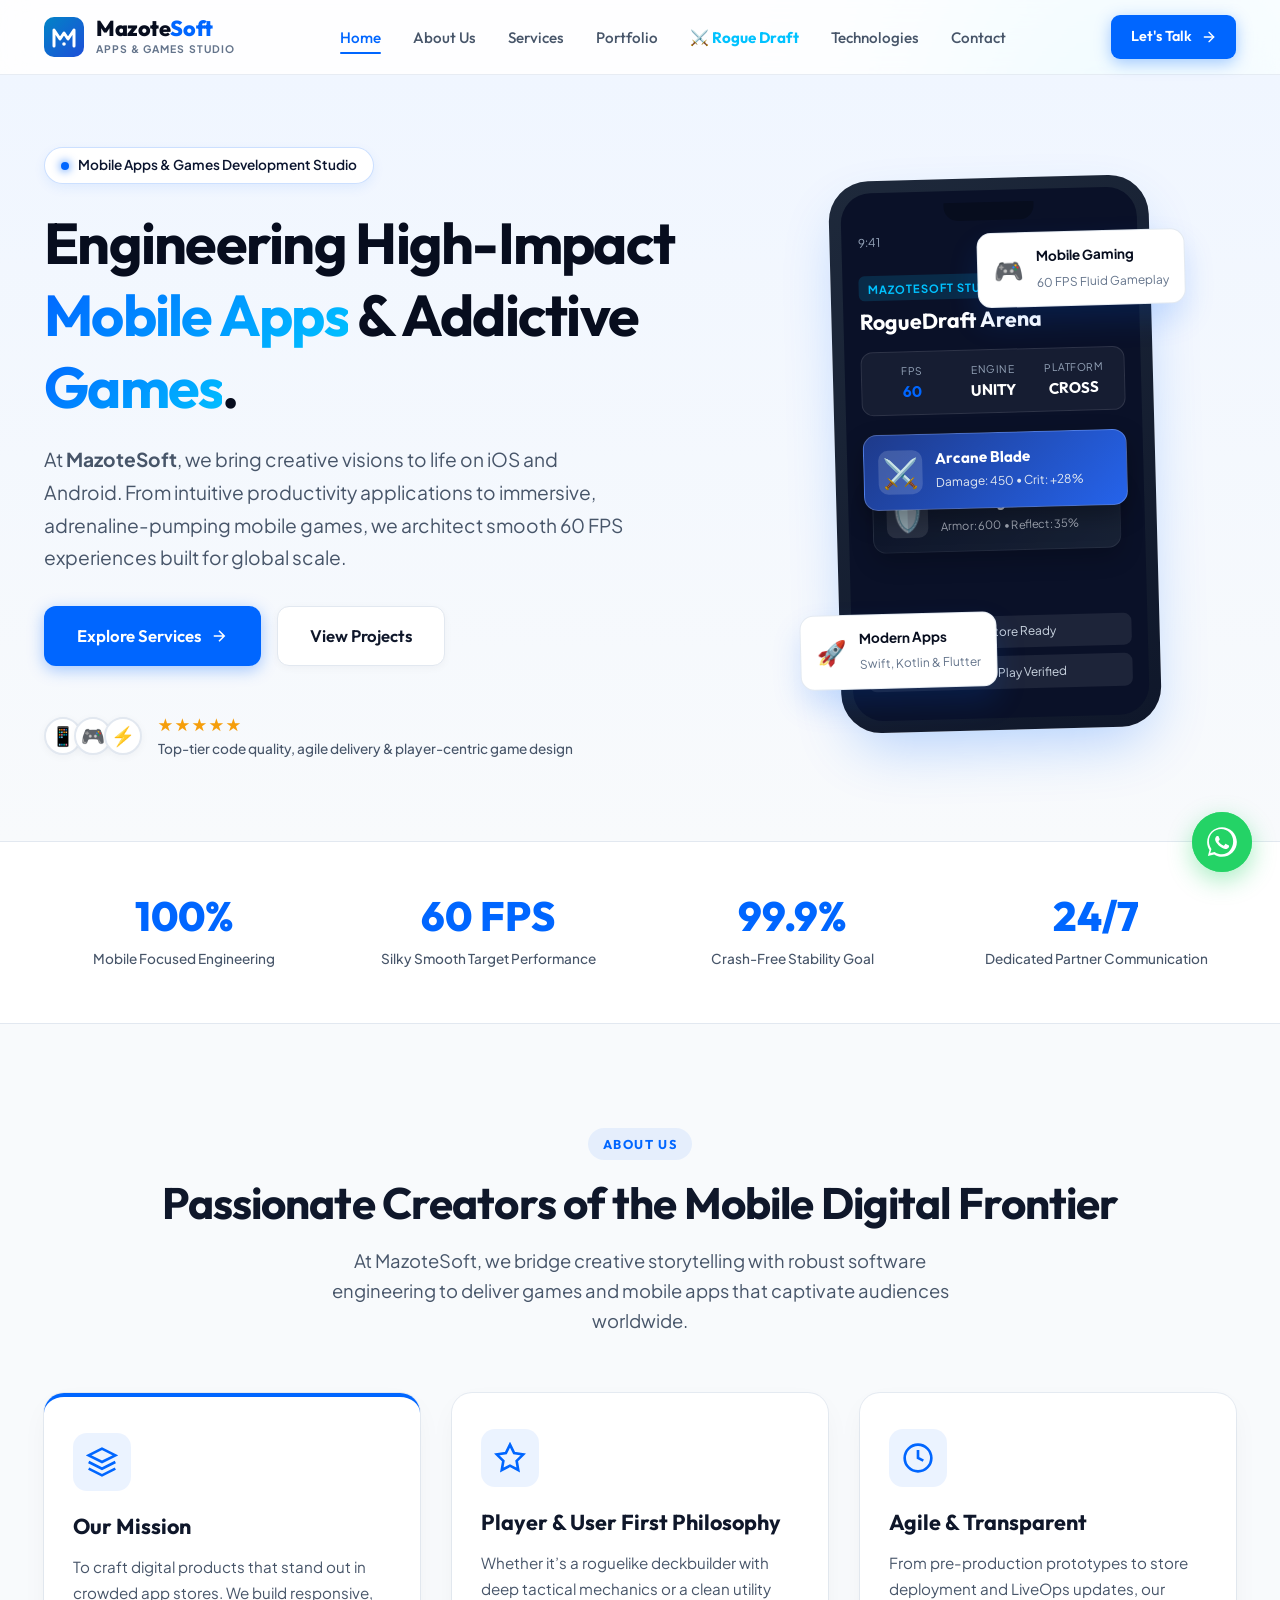
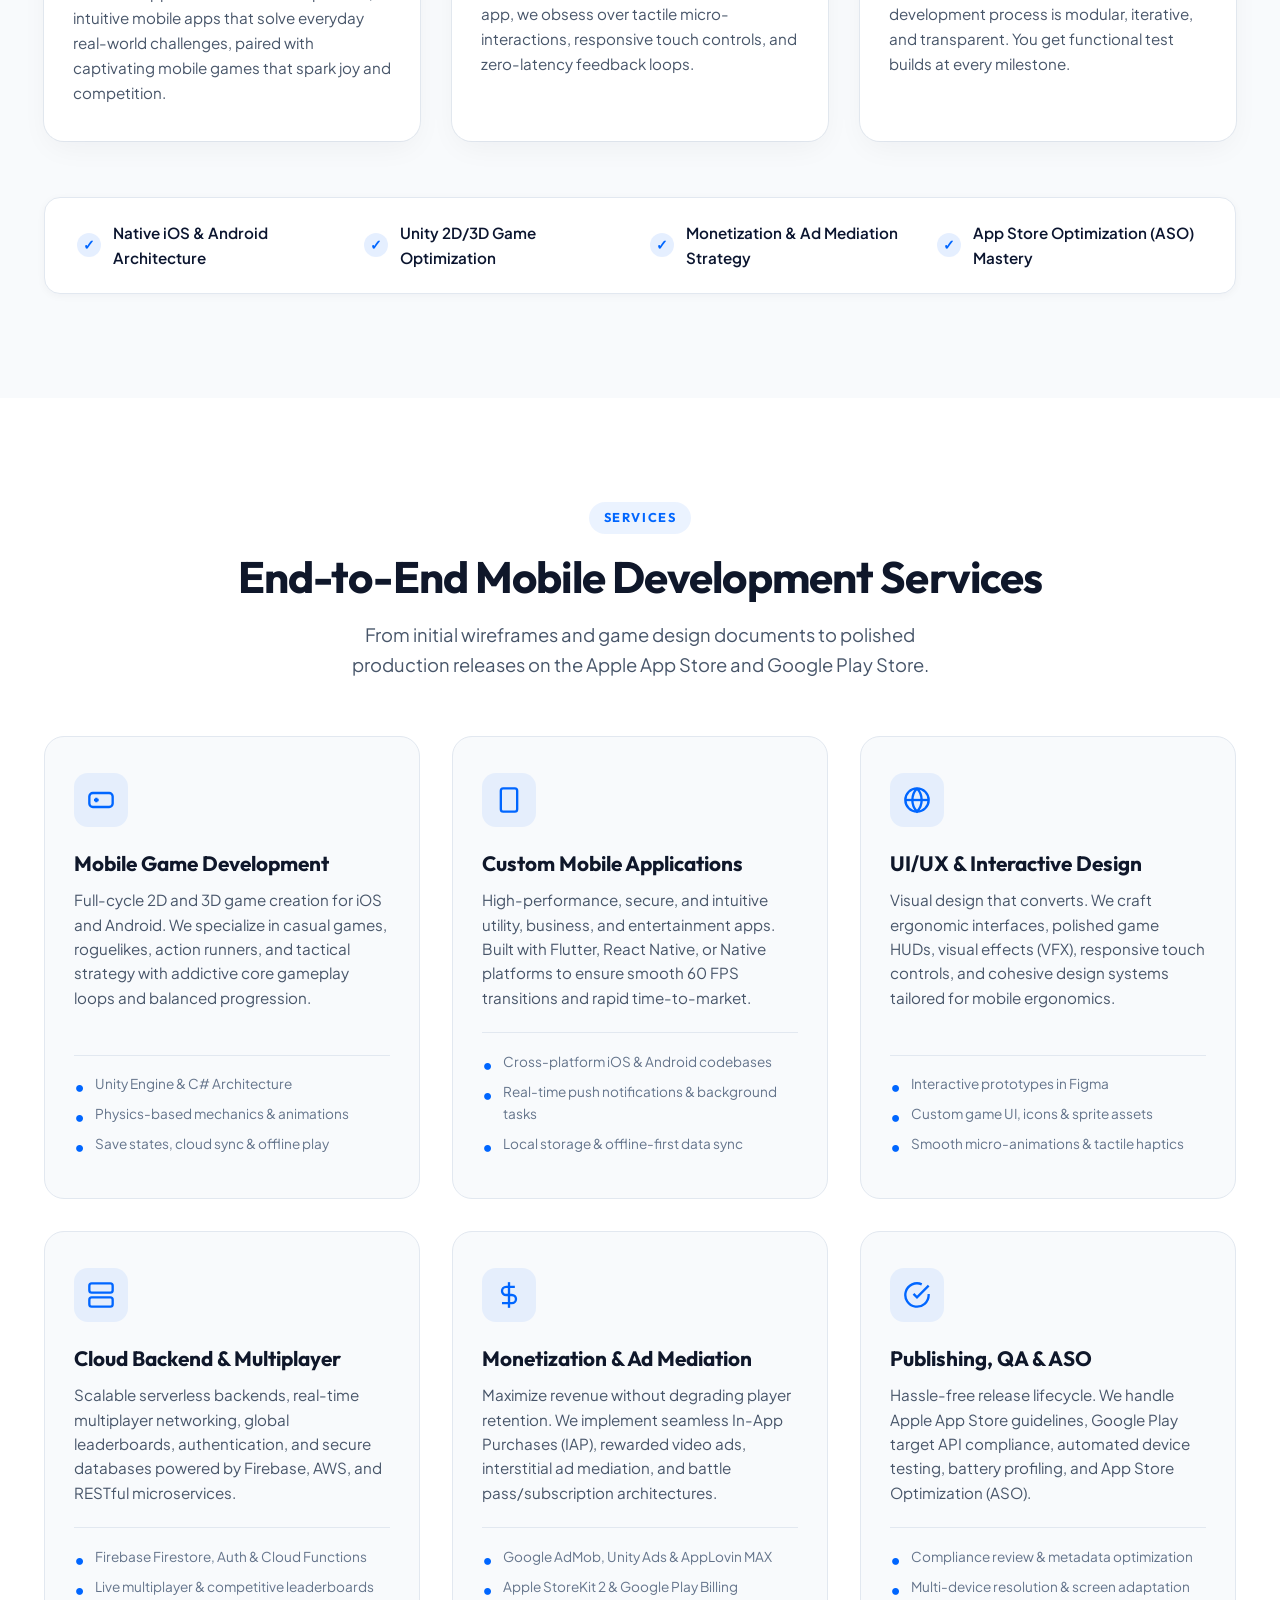
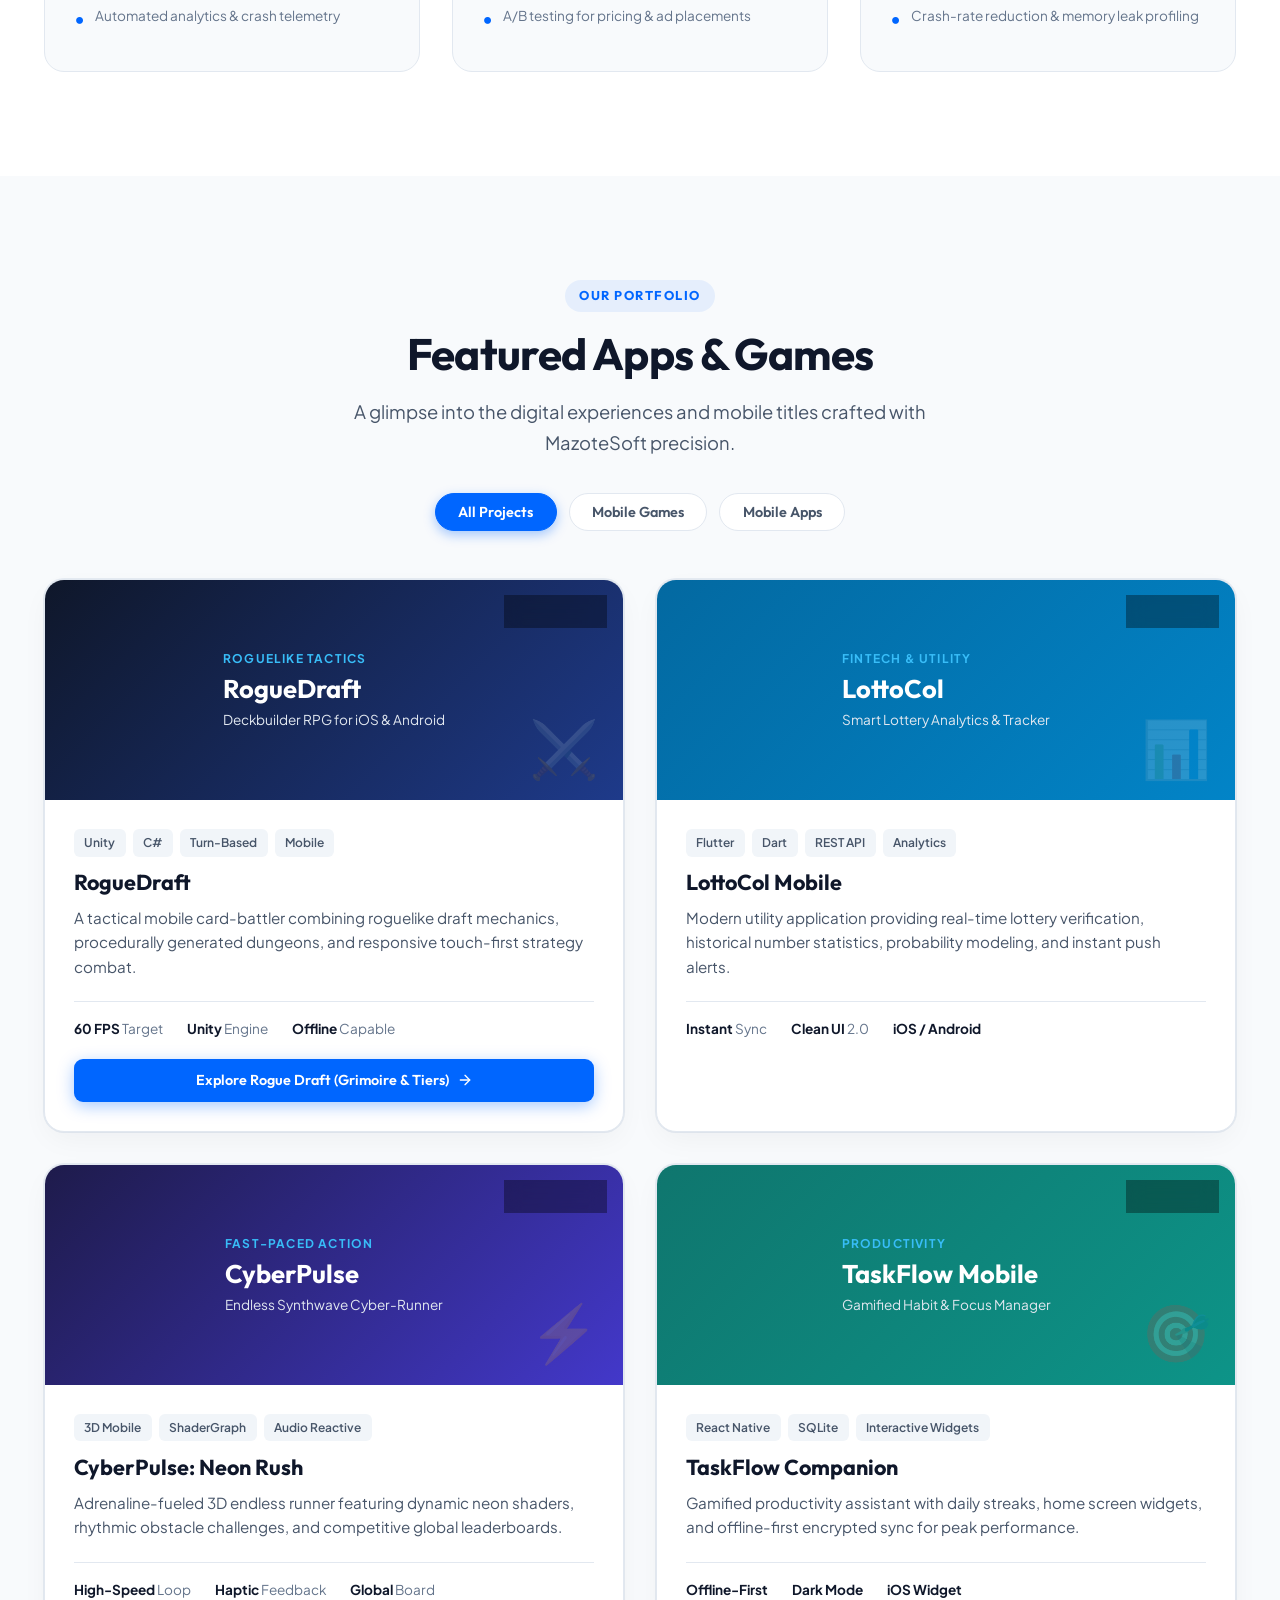
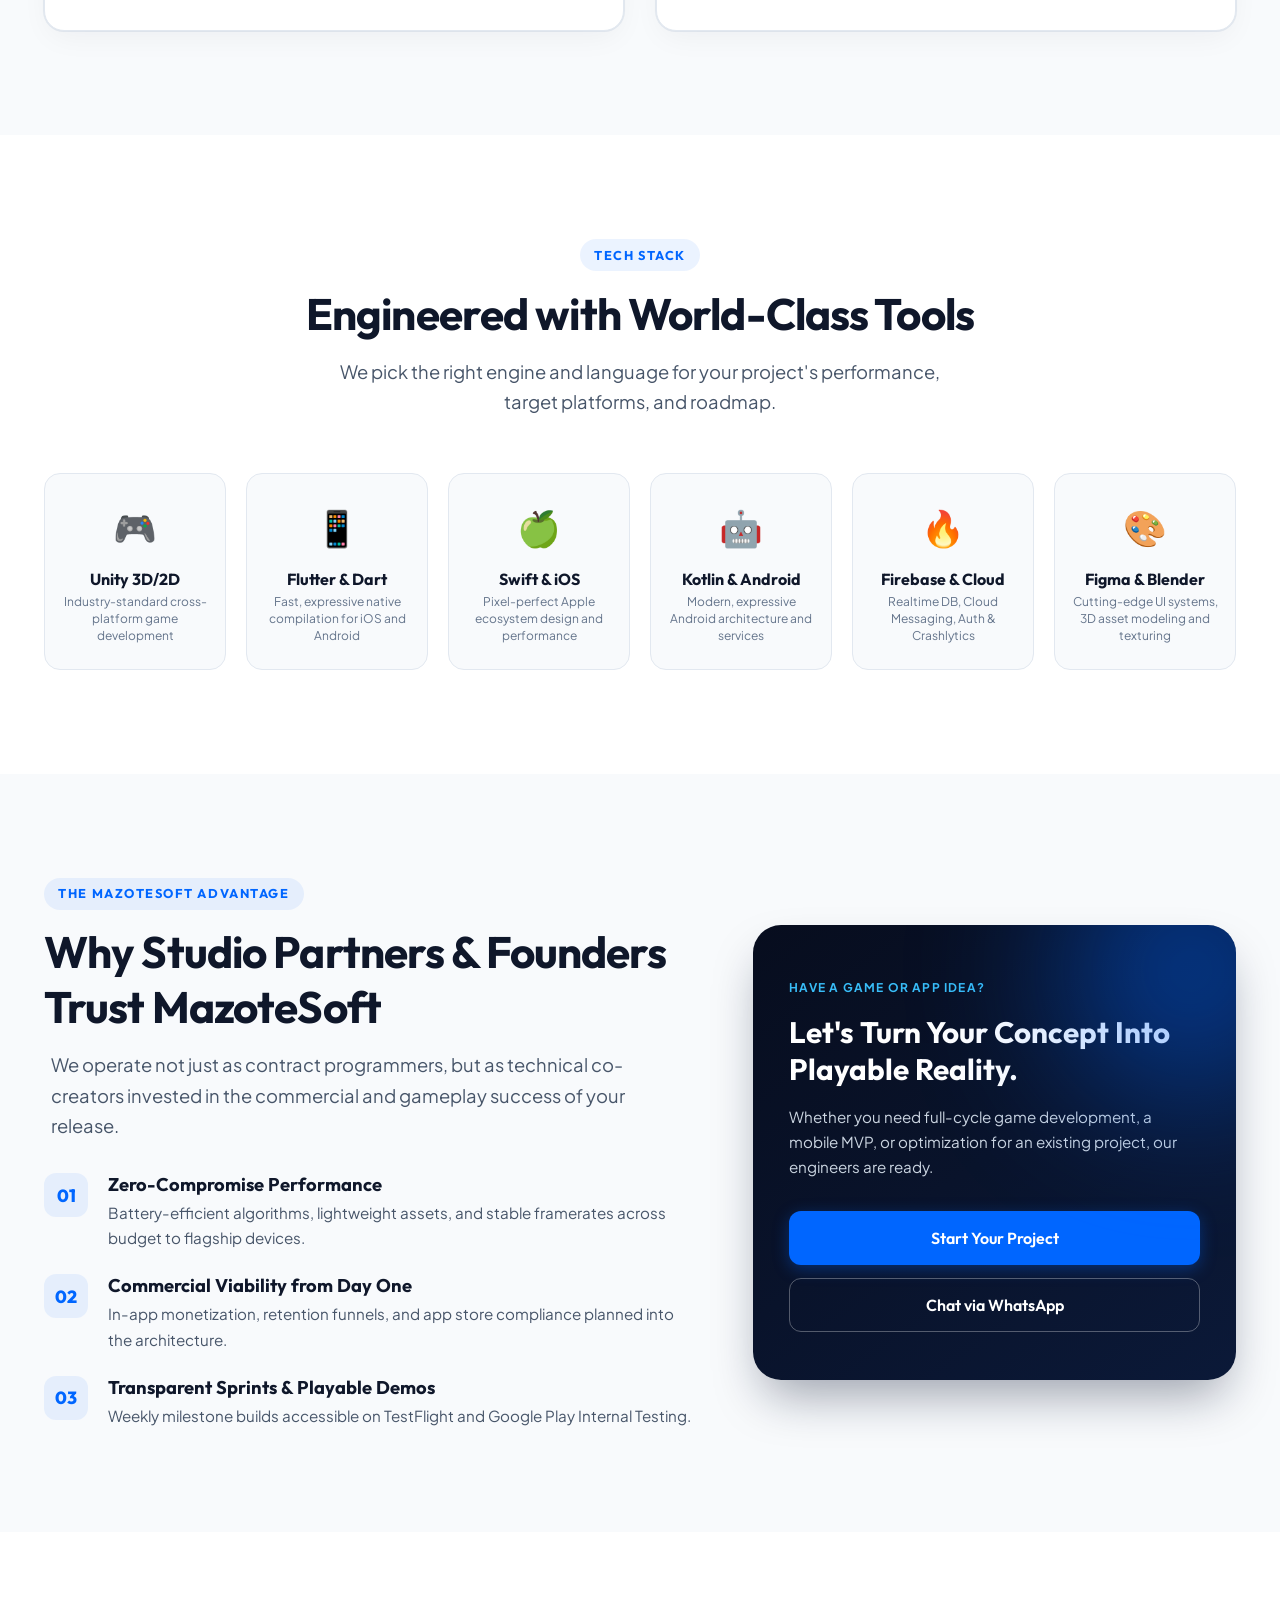
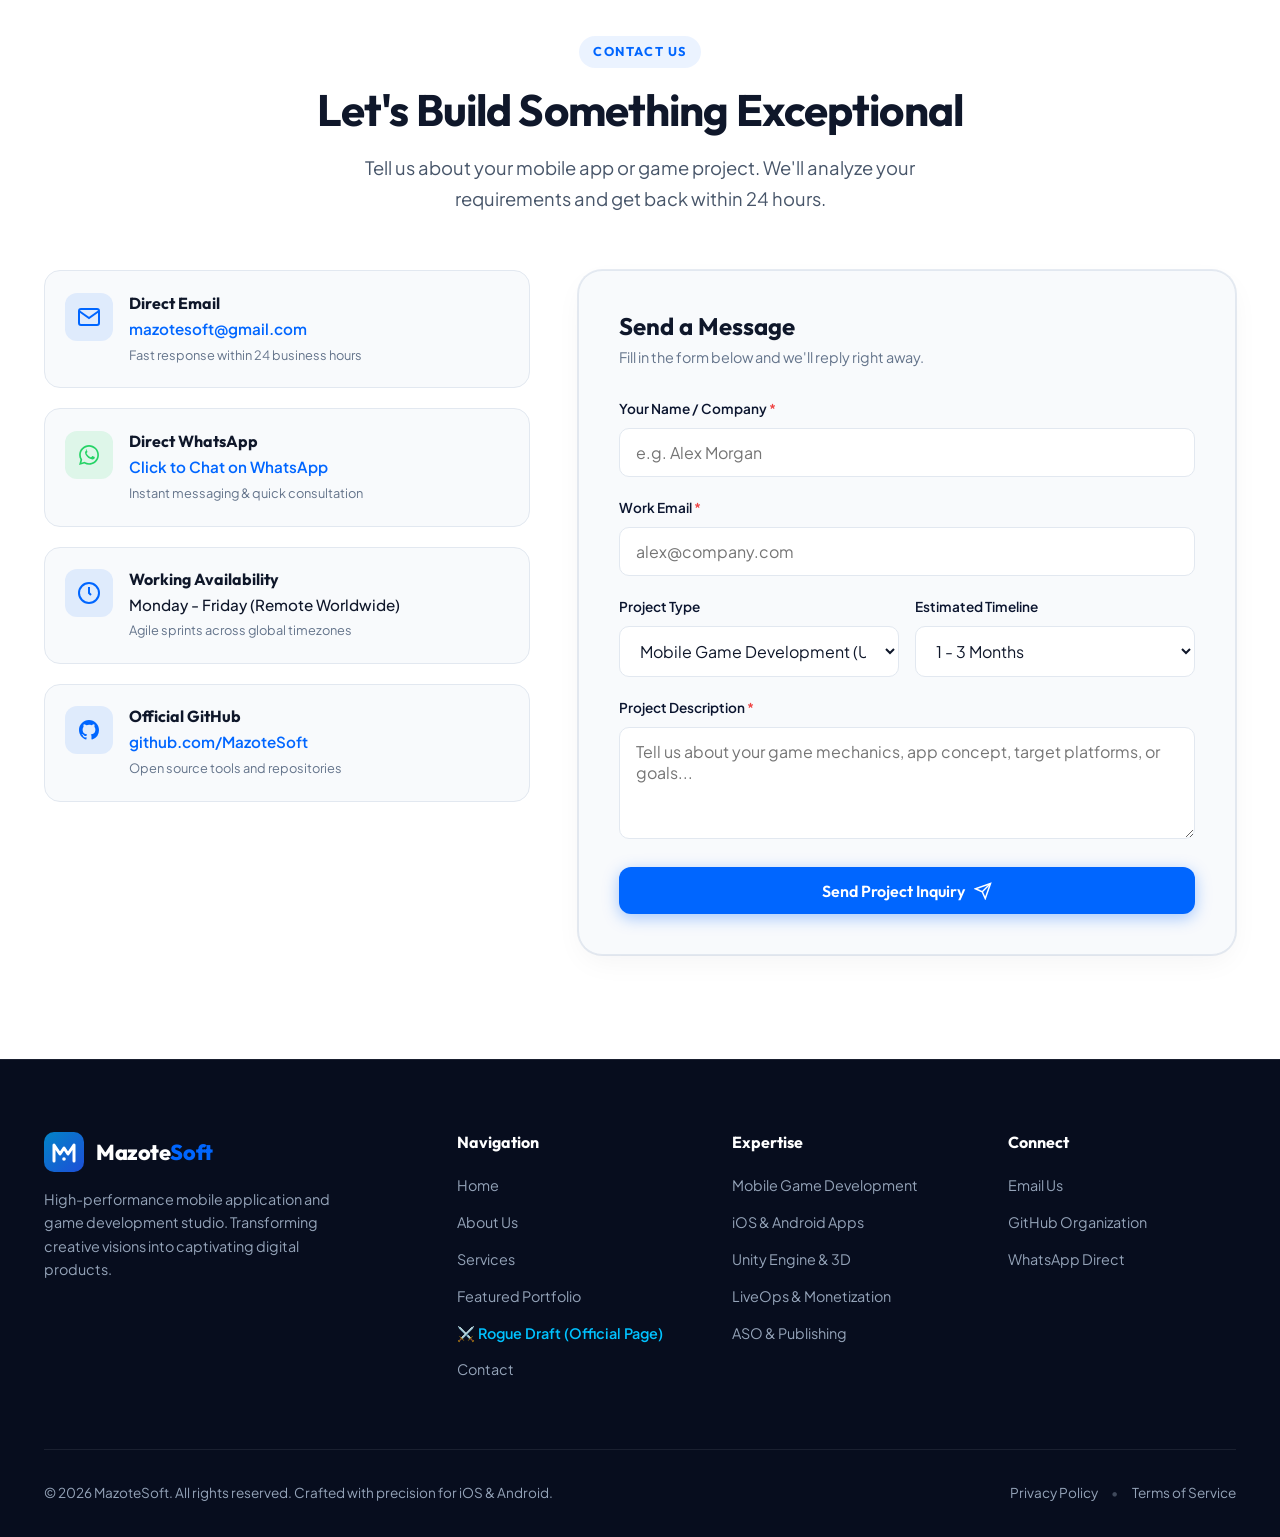
<file: index.html>
<!DOCTYPE html>
<html lang="en">
<head>
  <meta charset="UTF-8">
  <meta name="viewport" content="width=device-width, initial-scale=1.0">
  <title>MazoteSoft | Next-Gen Mobile Apps & Games Studio</title>
  <meta name="description" content="MazoteSoft is a premier mobile development studio specializing in high-performance iOS and Android apps and immersive mobile games. Powered by Unity, Swift, Kotlin, and Flutter.">
  <meta name="keywords" content="MazoteSoft, mobile app development, mobile game development, Unity games, iOS apps, Android apps, Flutter, mobile studio">
  <meta name="author" content="MazoteSoft">
  
  <!-- Open Graph / Social Media -->
  <meta property="og:type" content="website">
  <meta property="og:title" content="MazoteSoft | Next-Gen Mobile Apps & Games Studio">
  <meta property="og:description" content="We turn bold ideas into chart-topping mobile apps and addictive mobile games. Discover our work and collaborate with us.">
  <meta property="og:url" content="https://mazotesoft.com">

  <!-- Google Fonts: Outfit & Plus Jakarta Sans -->
  <link rel="preconnect" href="https://fonts.googleapis.com">
  <link rel="preconnect" href="https://fonts.gstatic.com" crossorigin>
  <link href="https://fonts.googleapis.com/css2?family=Outfit:wght@400;500;600;700;800&family=Plus+Jakarta+Sans:wght@300;400;500;600;700&display=swap" rel="stylesheet">
  
  <link rel="stylesheet" href="styles.css">
  <link rel="icon" type="image/svg+xml" href="data:image/svg+xml,<svg xmlns='http://www.w3.org/2000/svg' viewBox='0 0 100 100'><defs><linearGradient id='g' x1='0%25' y1='0%25' x2='100%25' y2='100%25'><stop offset='0%25' stop-color='%230066FF'/><stop offset='100%25' stop-color='%2300C2FF'/></linearGradient></defs><rect width='100' height='100' rx='24' fill='%230A192F'/><path d='M25 72 L25 32 L40 54 L50 40 L60 54 L75 32 L75 72' stroke='url(%23g)' stroke-width='9' stroke-linecap='round' stroke-linejoin='round' fill='none'/><circle cx='50' cy='68' r='4' fill='%2300C2FF'/></svg>">
</head>
<body>

  <!-- Subtle ambient decorative glow orbs -->
  <div class="glow-orb orb-1" aria-hidden="true"></div>
  <div class="glow-orb orb-2" aria-hidden="true"></div>
  <div class="glow-orb orb-3" aria-hidden="true"></div>

  <!-- NAVIGATION -->
  <header class="site-header" id="header">
    <div class="container header-container">
      <a href="#home" class="brand-logo" aria-label="MazoteSoft Home">
        <div class="logo-icon">
          <svg viewBox="0 0 40 40" fill="none" xmlns="http://www.w3.org/2000/svg">
            <rect width="40" height="40" rx="10" fill="url(#logo-grad)"/>
            <path d="M10 29V13L16 22L20 16L24 22L30 13V29" stroke="#FFFFFF" stroke-width="3" stroke-linecap="round" stroke-linejoin="round"/>
            <circle cx="20" cy="27" r="1.8" fill="#FFFFFF"/>
            <defs>
              <linearGradient id="logo-grad" x1="0" y1="0" x2="40" y2="40" gradientUnits="userSpaceOnUse">
                <stop stop-color="#0284C7"/>
                <stop offset="1" stop-color="#1D4ED8"/>
              </linearGradient>
            </defs>
          </svg>
        </div>
        <div class="logo-text">
          <span class="logo-name">Mazote<span class="accent-text">Soft</span></span>
          <span class="logo-sub">APPS & GAMES STUDIO</span>
        </div>
      </a>

      <!-- Desktop Nav -->
      <nav class="nav-menu" id="navMenu">
        <ul class="nav-list">
          <li><a href="#home" class="nav-link active">Home</a></li>
          <li><a href="#about" class="nav-link">About Us</a></li>
          <li><a href="#services" class="nav-link">Services</a></li>
          <li><a href="#portfolio" class="nav-link">Portfolio</a></li>
          <li><a href="/roguedraft" class="nav-link" style="color: #00C2FF; font-weight: 700;">⚔️ Rogue Draft</a></li>
          <li><a href="#tech" class="nav-link">Technologies</a></li>
          <li><a href="#contact" class="nav-link">Contact</a></li>
        </ul>
      </nav>

      <div class="header-actions">
        <a href="#contact" class="btn btn-primary btn-sm">
          <span>Let's Talk</span>
          <svg class="icon-arrow" width="16" height="16" viewBox="0 0 24 24" fill="none" stroke="currentColor" stroke-width="2" stroke-linecap="round" stroke-linejoin="round"><line x1="5" y1="12" x2="19" y2="12"></line><polyline points="12 5 19 12 12 19"></polyline></svg>
        </a>
        <button class="mobile-toggle" id="mobileToggle" aria-label="Toggle Navigation Menu" aria-expanded="false">
          <span class="bar"></span>
          <span class="bar"></span>
          <span class="bar"></span>
        </button>
      </div>
    </div>
  </header>

  <main>
    <!-- HERO SECTION -->
    <section class="hero-section" id="home">
      <div class="container hero-grid">
        <div class="hero-content">
          <div class="badge-pill">
            <span class="badge-dot"></span>
            <span>Mobile Apps & Games Development Studio</span>
          </div>
          <h1 class="hero-title">
            Engineering High-Impact <span class="gradient-text">Mobile Apps</span> & Addictive <span class="gradient-text">Games</span>.
          </h1>
          <p class="hero-description">
            At <strong>MazoteSoft</strong>, we bring creative visions to life on iOS and Android. From intuitive productivity applications to immersive, adrenaline-pumping mobile games, we architect smooth 60 FPS experiences built for global scale.
          </p>
          <div class="hero-cta-group">
            <a href="#services" class="btn btn-primary btn-lg">
              <span>Explore Services</span>
              <svg width="18" height="18" viewBox="0 0 24 24" fill="none" stroke="currentColor" stroke-width="2"><path d="M5 12h14M12 5l7 7-7 7"/></svg>
            </a>
            <a href="#portfolio" class="btn btn-secondary btn-lg">
              <span>View Projects</span>
            </a>
          </div>

          <div class="hero-trust">
            <div class="trust-avatars">
              <span class="avatar-tag" title="iOS & Android Apps">📱</span>
              <span class="avatar-tag" title="Unity & 3D Games">🎮</span>
              <span class="avatar-tag" title="High Performance">⚡</span>
            </div>
            <div class="trust-text">
              <div class="stars">★★★★★</div>
              <p>Top-tier code quality, agile delivery & player-centric game design</p>
            </div>
          </div>
        </div>

        <!-- Interactive Hero Showcase Card -->
        <div class="hero-visual">
          <div class="device-mockup">
            <div class="device-screen">
              <div class="screen-notch"></div>
              <div class="screen-top-bar">
                <span>9:41</span>
                <div class="screen-status-icons">
                  <span>5G</span>
                  <span>100%</span>
                </div>
              </div>

              <!-- Content inside device -->
              <div class="screen-app-preview">
                <div class="preview-badge">MazoteSoft Studio</div>
                <h3 class="preview-title">RogueDraft Arena</h3>
                <div class="game-hud">
                  <div class="hud-stat">
                    <span class="hud-label">FPS</span>
                    <span class="hud-val text-blue">60</span>
                  </div>
                  <div class="hud-stat">
                    <span class="hud-label">ENGINE</span>
                    <span class="hud-val">UNITY</span>
                  </div>
                  <div class="hud-stat">
                    <span class="hud-label">PLATFORM</span>
                    <span class="hud-val">CROSS</span>
                  </div>
                </div>

                <div class="card-stack-demo">
                  <div class="demo-card card-front">
                    <div class="card-icon">⚔️</div>
                    <div class="card-info">
                      <h4>Arcane Blade</h4>
                      <span>Damage: 450 • Crit: +28%</span>
                    </div>
                  </div>
                  <div class="demo-card card-back">
                    <div class="card-icon">🛡️</div>
                    <div class="card-info">
                      <h4>Titan Aegis</h4>
                      <span>Armor: 600 • Reflect: 35%</span>
                    </div>
                  </div>
                </div>

                <div class="screen-actions">
                  <span class="pill-tag">📱 App Store Ready</span>
                  <span class="pill-tag">🤖 Google Play Verified</span>
                </div>
              </div>
            </div>

            <!-- Floating Badges around mockup -->
            <div class="floating-badge badge-top-right">
              <div class="floating-icon">🎮</div>
              <div>
                <strong>Mobile Gaming</strong>
                <span>60 FPS Fluid Gameplay</span>
              </div>
            </div>

            <div class="floating-badge badge-bottom-left">
              <div class="floating-icon">🚀</div>
              <div>
                <strong>Modern Apps</strong>
                <span>Swift, Kotlin & Flutter</span>
              </div>
            </div>
          </div>
        </div>
      </div>
    </section>

    <!-- METRICS STRIP -->
    <section class="stats-section">
      <div class="container">
        <div class="stats-grid">
          <div class="stat-card">
            <span class="stat-number" data-target="100">100%</span>
            <span class="stat-label">Mobile Focused Engineering</span>
          </div>
          <div class="stat-card">
            <span class="stat-number" data-target="60">60 FPS</span>
            <span class="stat-label">Silky Smooth Target Performance</span>
          </div>
          <div class="stat-card">
            <span class="stat-number" data-target="99.9">99.9%</span>
            <span class="stat-label">Crash-Free Stability Goal</span>
          </div>
          <div class="stat-card">
            <span class="stat-number" data-target="24">24/7</span>
            <span class="stat-label">Dedicated Partner Communication</span>
          </div>
        </div>
      </div>
    </section>

    <!-- ABOUT US SECTION -->
    <section class="section about-section" id="about">
      <div class="container">
        <div class="section-header text-center">
          <span class="section-tag">ABOUT US</span>
          <h2 class="section-title">Passionate Creators of the Mobile Digital Frontier</h2>
          <p class="section-subtitle">
            At MazoteSoft, we bridge creative storytelling with robust software engineering to deliver games and mobile apps that captivate audiences worldwide.
          </p>
        </div>

        <div class="about-grid">
          <div class="about-card highlight-card">
            <div class="about-icon-wrapper">
              <svg width="32" height="32" viewBox="0 0 24 24" fill="none" stroke="currentColor" stroke-width="2"><path d="M12 2L2 7l10 5 10-5-10-5zM2 17l10 5 10-5M2 12l10 5 10-5"/></svg>
            </div>
            <h3>Our Mission</h3>
            <p>
              To craft digital products that stand out in crowded app stores. We build responsive, intuitive mobile apps that solve everyday real-world challenges, paired with captivating mobile games that spark joy and competition.
            </p>
          </div>

          <div class="about-card">
            <div class="about-icon-wrapper">
              <svg width="32" height="32" viewBox="0 0 24 24" fill="none" stroke="currentColor" stroke-width="2"><polygon points="12 2 15.09 8.26 22 9.27 17 14.14 18.18 21.02 12 17.77 5.82 21.02 7 14.14 2 9.27 8.91 8.26 12 2"/></svg>
            </div>
            <h3>Player & User First Philosophy</h3>
            <p>
              Whether it’s a roguelike deckbuilder with deep tactical mechanics or a clean utility app, we obsess over tactile micro-interactions, responsive touch controls, and zero-latency feedback loops.
            </p>
          </div>

          <div class="about-card">
            <div class="about-icon-wrapper">
              <svg width="32" height="32" viewBox="0 0 24 24" fill="none" stroke="currentColor" stroke-width="2"><circle cx="12" cy="12" r="10"></circle><polyline points="12 6 12 12 16 14"></polyline></svg>
            </div>
            <h3>Agile & Transparent</h3>
            <p>
              From pre-production prototypes to store deployment and LiveOps updates, our development process is modular, iterative, and transparent. You get functional test builds at every milestone.
            </p>
          </div>
        </div>

        <!-- Core Strengths Strip -->
        <div class="strengths-wrapper">
          <div class="strength-item">
            <span class="strength-check">✓</span>
            <span>Native iOS & Android Architecture</span>
          </div>
          <div class="strength-item">
            <span class="strength-check">✓</span>
            <span>Unity 2D/3D Game Optimization</span>
          </div>
          <div class="strength-item">
            <span class="strength-check">✓</span>
            <span>Monetization & Ad Mediation Strategy</span>
          </div>
          <div class="strength-item">
            <span class="strength-check">✓</span>
            <span>App Store Optimization (ASO) Mastery</span>
          </div>
        </div>
      </div>
    </section>

    <!-- SERVICES SECTION -->
    <section class="section services-section" id="services">
      <div class="container">
        <div class="section-header text-center">
          <span class="section-tag">SERVICES</span>
          <h2 class="section-title">End-to-End Mobile Development Services</h2>
          <p class="section-subtitle">
            From initial wireframes and game design documents to polished production releases on the Apple App Store and Google Play Store.
          </p>
        </div>

        <div class="services-grid">
          <!-- Service 1: Mobile Game Dev -->
          <div class="service-card">
            <div class="service-icon-box">
              <svg width="28" height="28" viewBox="0 0 24 24" fill="none" stroke="currentColor" stroke-width="2"><rect x="2" y="6" width="20" height="12" rx="3"></rect><path d="M6 12h4m-2-2v4m10-2h.01m-3 0h.01"></path></svg>
            </div>
            <h3>Mobile Game Development</h3>
            <p>
              Full-cycle 2D and 3D game creation for iOS and Android. We specialize in casual games, roguelikes, action runners, and tactical strategy with addictive core gameplay loops and balanced progression.
            </p>
            <ul class="service-features">
              <li>Unity Engine & C# Architecture</li>
              <li>Physics-based mechanics & animations</li>
              <li>Save states, cloud sync & offline play</li>
            </ul>
          </div>

          <!-- Service 2: Mobile Apps -->
          <div class="service-card">
            <div class="service-icon-box">
              <svg width="28" height="28" viewBox="0 0 24 24" fill="none" stroke="currentColor" stroke-width="2"><rect x="5" y="2" width="14" height="20" rx="2" ry="2"></rect><line x1="12" y1="18" x2="12.01" y2="18"></line></svg>
            </div>
            <h3>Custom Mobile Applications</h3>
            <p>
              High-performance, secure, and intuitive utility, business, and entertainment apps. Built with Flutter, React Native, or Native platforms to ensure smooth 60 FPS transitions and rapid time-to-market.
            </p>
            <ul class="service-features">
              <li>Cross-platform iOS & Android codebases</li>
              <li>Real-time push notifications & background tasks</li>
              <li>Local storage & offline-first data sync</li>
            </ul>
          </div>

          <!-- Service 3: UI/UX & Game Art -->
          <div class="service-card">
            <div class="service-icon-box">
              <svg width="28" height="28" viewBox="0 0 24 24" fill="none" stroke="currentColor" stroke-width="2"><circle cx="12" cy="12" r="10"></circle><path d="M12 2a14.5 14.5 0 0 0 0 20 14.5 14.5 0 0 0 0-20"></path><path d="M2 12h20"></path></svg>
            </div>
            <h3>UI/UX & Interactive Design</h3>
            <p>
              Visual design that converts. We craft ergonomic interfaces, polished game HUDs, visual effects (VFX), responsive touch controls, and cohesive design systems tailored for mobile ergonomics.
            </p>
            <ul class="service-features">
              <li>Interactive prototypes in Figma</li>
              <li>Custom game UI, icons & sprite assets</li>
              <li>Smooth micro-animations & tactile haptics</li>
            </ul>
          </div>

          <!-- Service 4: Backend & APIs -->
          <div class="service-card">
            <div class="service-icon-box">
              <svg width="28" height="28" viewBox="0 0 24 24" fill="none" stroke="currentColor" stroke-width="2"><rect x="2" y="2" width="20" height="8" rx="2" ry="2"></rect><rect x="2" y="14" width="20" height="8" rx="2" ry="2"></rect><line x1="6" y1="6" x2="6.01" y2="6"></line><line x1="6" y1="18" x2="6.01" y2="18"></line></svg>
            </div>
            <h3>Cloud Backend & Multiplayer</h3>
            <p>
              Scalable serverless backends, real-time multiplayer networking, global leaderboards, authentication, and secure databases powered by Firebase, AWS, and RESTful microservices.
            </p>
            <ul class="service-features">
              <li>Firebase Firestore, Auth & Cloud Functions</li>
              <li>Live multiplayer & competitive leaderboards</li>
              <li>Automated analytics & crash telemetry</li>
            </ul>
          </div>

          <!-- Service 5: Monetization & LiveOps -->
          <div class="service-card">
            <div class="service-icon-box">
              <svg width="28" height="28" viewBox="0 0 24 24" fill="none" stroke="currentColor" stroke-width="2"><line x1="12" y1="1" x2="12" y2="23"></line><path d="M17 5H9.5a3.5 3.5 0 0 0 0 7h5a3.5 3.5 0 0 1 0 7H6"></path></svg>
            </div>
            <h3>Monetization & Ad Mediation</h3>
            <p>
              Maximize revenue without degrading player retention. We implement seamless In-App Purchases (IAP), rewarded video ads, interstitial ad mediation, and battle pass/subscription architectures.
            </p>
            <ul class="service-features">
              <li>Google AdMob, Unity Ads & AppLovin MAX</li>
              <li>Apple StoreKit 2 & Google Play Billing</li>
              <li>A/B testing for pricing & ad placements</li>
            </ul>
          </div>

          <!-- Service 6: Store Publishing & QA -->
          <div class="service-card">
            <div class="service-icon-box">
              <svg width="28" height="28" viewBox="0 0 24 24" fill="none" stroke="currentColor" stroke-width="2"><path d="M22 11.08V12a10 10 0 1 1-5.93-9.14"></path><polyline points="22 4 12 14.01 9 11.01"></polyline></svg>
            </div>
            <h3>Publishing, QA & ASO</h3>
            <p>
              Hassle-free release lifecycle. We handle Apple App Store guidelines, Google Play target API compliance, automated device testing, battery profiling, and App Store Optimization (ASO).
            </p>
            <ul class="service-features">
              <li>Compliance review & metadata optimization</li>
              <li>Multi-device resolution & screen adaptation</li>
              <li>Crash-rate reduction & memory leak profiling</li>
            </ul>
          </div>
        </div>
      </div>
    </section>

    <!-- PORTFOLIO SHOWCASE SECTION -->
    <section class="section portfolio-section" id="portfolio">
      <div class="container">
        <div class="section-header text-center">
          <span class="section-tag">OUR PORTFOLIO</span>
          <h2 class="section-title">Featured Apps & Games</h2>
          <p class="section-subtitle">
            A glimpse into the digital experiences and mobile titles crafted with MazoteSoft precision.
          </p>

          <!-- Portfolio Filter Buttons -->
          <div class="filter-controls">
            <button class="filter-btn active" data-filter="all">All Projects</button>
            <button class="filter-btn" data-filter="game">Mobile Games</button>
            <button class="filter-btn" data-filter="app">Mobile Apps</button>
          </div>
        </div>

        <div class="portfolio-grid" id="portfolioGrid">
          <!-- Item 1: RogueDraft (Game) -->
          <div class="project-card" data-category="game">
            <div class="project-media">
              <div class="project-gradient-bg game-bg-1">
                <span class="project-badge">Mobile Game</span>
                <div class="media-icon">⚔️</div>
                <div class="mockup-game-preview">
                  <div class="game-tag">ROGUELIKE TACTICS</div>
                  <h4>RogueDraft</h4>
                  <p>Deckbuilder RPG for iOS & Android</p>
                </div>
              </div>
            </div>
            <div class="project-content">
              <div class="project-tags">
                <span>Unity</span>
                <span>C#</span>
                <span>Turn-Based</span>
                <span>Mobile</span>
              </div>
              <h3 class="project-title">RogueDraft</h3>
              <p class="project-desc">
                A tactical mobile card-battler combining roguelike draft mechanics, procedurally generated dungeons, and responsive touch-first strategy combat.
              </p>
              <div class="project-stats">
                <div><strong>60 FPS</strong> Target</div>
                <div><strong>Unity</strong> Engine</div>
                <div><strong>Offline</strong> Capable</div>
              </div>
              <div class="project-actions" style="margin-top: 18px;">
                <a href="/roguedraft" class="btn btn-primary btn-sm" style="width: 100%; justify-content: center; display: inline-flex; gap: 8px;">
                  <span>Explore Rogue Draft (Grimoire & Tiers)</span>
                  <svg class="icon-arrow" width="16" height="16" viewBox="0 0 24 24" fill="none" stroke="currentColor" stroke-width="2" stroke-linecap="round" stroke-linejoin="round"><line x1="5" y1="12" x2="19" y2="12"></line><polyline points="12 5 19 12 12 19"></polyline></svg>
                </a>
              </div>
            </div>
          </div>

          <!-- Item 2: LottoCol (App) -->
          <div class="project-card" data-category="app">
            <div class="project-media">
              <div class="project-gradient-bg app-bg-1">
                <span class="project-badge">Mobile App</span>
                <div class="media-icon">📊</div>
                <div class="mockup-game-preview">
                  <div class="game-tag">FINTECH & UTILITY</div>
                  <h4>LottoCol</h4>
                  <p>Smart Lottery Analytics & Tracker</p>
                </div>
              </div>
            </div>
            <div class="project-content">
              <div class="project-tags">
                <span>Flutter</span>
                <span>Dart</span>
                <span>REST API</span>
                <span>Analytics</span>
              </div>
              <h3 class="project-title">LottoCol Mobile</h3>
              <p class="project-desc">
                Modern utility application providing real-time lottery verification, historical number statistics, probability modeling, and instant push alerts.
              </p>
              <div class="project-stats">
                <div><strong>Instant</strong> Sync</div>
                <div><strong>Clean UI</strong> 2.0</div>
                <div><strong>iOS / Android</strong></div>
              </div>
            </div>
          </div>

          <!-- Item 3: CyberPulse Runner (Game) -->
          <div class="project-card" data-category="game">
            <div class="project-media">
              <div class="project-gradient-bg game-bg-2">
                <span class="project-badge">Mobile Game</span>
                <div class="media-icon">⚡</div>
                <div class="mockup-game-preview">
                  <div class="game-tag">FAST-PACED ACTION</div>
                  <h4>CyberPulse</h4>
                  <p>Endless Synthwave Cyber-Runner</p>
                </div>
              </div>
            </div>
            <div class="project-content">
              <div class="project-tags">
                <span>3D Mobile</span>
                <span>ShaderGraph</span>
                <span>Audio Reactive</span>
              </div>
              <h3 class="project-title">CyberPulse: Neon Rush</h3>
              <p class="project-desc">
                Adrenaline-fueled 3D endless runner featuring dynamic neon shaders, rhythmic obstacle challenges, and competitive global leaderboards.
              </p>
              <div class="project-stats">
                <div><strong>High-Speed</strong> Loop</div>
                <div><strong>Haptic</strong> Feedback</div>
                <div><strong>Global</strong> Board</div>
              </div>
            </div>
          </div>

          <!-- Item 4: TaskFlow Companion (App) -->
          <div class="project-card" data-category="app">
            <div class="project-media">
              <div class="project-gradient-bg app-bg-2">
                <span class="project-badge">Mobile App</span>
                <div class="media-icon">🎯</div>
                <div class="mockup-game-preview">
                  <div class="game-tag">PRODUCTIVITY</div>
                  <h4>TaskFlow Mobile</h4>
                  <p>Gamified Habit & Focus Manager</p>
                </div>
              </div>
            </div>
            <div class="project-content">
              <div class="project-tags">
                <span>React Native</span>
                <span>SQLite</span>
                <span>Interactive Widgets</span>
              </div>
              <h3 class="project-title">TaskFlow Companion</h3>
              <p class="project-desc">
                Gamified productivity assistant with daily streaks, home screen widgets, and offline-first encrypted sync for peak performance.
              </p>
              <div class="project-stats">
                <div><strong>Offline-First</strong></div>
                <div><strong>Dark Mode</strong></div>
                <div><strong>iOS Widget</strong></div>
              </div>
            </div>
          </div>
        </div>
      </div>
    </section>

    <!-- TECHNOLOGIES SECTION -->
    <section class="section tech-section" id="tech">
      <div class="container">
        <div class="section-header text-center">
          <span class="section-tag">TECH STACK</span>
          <h2 class="section-title">Engineered with World-Class Tools</h2>
          <p class="section-subtitle">
            We pick the right engine and language for your project's performance, target platforms, and roadmap.
          </p>
        </div>

        <div class="tech-grid">
          <div class="tech-badge-card">
            <span class="tech-icon">🎮</span>
            <h4>Unity 3D/2D</h4>
            <p>Industry-standard cross-platform game development</p>
          </div>
          <div class="tech-badge-card">
            <span class="tech-icon">📱</span>
            <h4>Flutter & Dart</h4>
            <p>Fast, expressive native compilation for iOS and Android</p>
          </div>
          <div class="tech-badge-card">
            <span class="tech-icon">🍏</span>
            <h4>Swift & iOS</h4>
            <p>Pixel-perfect Apple ecosystem design and performance</p>
          </div>
          <div class="tech-badge-card">
            <span class="tech-icon">🤖</span>
            <h4>Kotlin & Android</h4>
            <p>Modern, expressive Android architecture and services</p>
          </div>
          <div class="tech-badge-card">
            <span class="tech-icon">🔥</span>
            <h4>Firebase & Cloud</h4>
            <p>Realtime DB, Cloud Messaging, Auth & Crashlytics</p>
          </div>
          <div class="tech-badge-card">
            <span class="tech-icon">🎨</span>
            <h4>Figma & Blender</h4>
            <p>Cutting-edge UI systems, 3D asset modeling and texturing</p>
          </div>
        </div>
      </div>
    </section>

    <!-- WHY CHOOSE US / ADVANTAGES -->
    <section class="section why-section">
      <div class="container">
        <div class="why-grid">
          <div class="why-content">
            <span class="section-tag">THE MAZOTESOFT ADVANTAGE</span>
            <h2 class="section-title">Why Studio Partners & Founders Trust MazoteSoft</h2>
            <p class="section-subtitle">
              We operate not just as contract programmers, but as technical co-creators invested in the commercial and gameplay success of your release.
            </p>

            <div class="why-list">
              <div class="why-item">
                <div class="why-bullet">01</div>
                <div>
                  <h4>Zero-Compromise Performance</h4>
                  <p>Battery-efficient algorithms, lightweight assets, and stable framerates across budget to flagship devices.</p>
                </div>
              </div>
              <div class="why-item">
                <div class="why-bullet">02</div>
                <div>
                  <h4>Commercial Viability from Day One</h4>
                  <p>In-app monetization, retention funnels, and app store compliance planned into the architecture.</p>
                </div>
              </div>
              <div class="why-item">
                <div class="why-bullet">03</div>
                <div>
                  <h4>Transparent Sprints & Playable Demos</h4>
                  <p>Weekly milestone builds accessible on TestFlight and Google Play Internal Testing.</p>
                </div>
              </div>
            </div>
          </div>

          <div class="why-cta-card">
            <div class="cta-glow"></div>
            <span class="ready-badge">HAVE A GAME OR APP IDEA?</span>
            <h3>Let's Turn Your Concept Into Playable Reality.</h3>
            <p>
              Whether you need full-cycle game development, a mobile MVP, or optimization for an existing project, our engineers are ready.
            </p>
            <div class="card-action-btn">
              <a href="#contact" class="btn btn-primary btn-block">Start Your Project</a>
              <a href="https://wa.me/573000000000?text=Hello%20MazoteSoft!%20I%20have%20a%20mobile%20app%2Fgame%20project%20I'd%20like%20to%20discuss." target="_blank" rel="noopener noreferrer" class="btn btn-outline-white btn-block">
                Chat via WhatsApp
              </a>
            </div>
          </div>
        </div>
      </div>
    </section>

    <!-- CONTACT SECTION -->
    <section class="section contact-section" id="contact">
      <div class="container">
        <div class="section-header text-center">
          <span class="section-tag">CONTACT US</span>
          <h2 class="section-title">Let's Build Something Exceptional</h2>
          <p class="section-subtitle">
            Tell us about your mobile app or game project. We'll analyze your requirements and get back within 24 hours.
          </p>
        </div>

        <div class="contact-grid">
          <!-- Contact Info Column -->
          <div class="contact-info-col">
            <div class="info-card">
              <div class="info-icon">
                <svg width="24" height="24" viewBox="0 0 24 24" fill="none" stroke="currentColor" stroke-width="2"><path d="M4 4h16c1.1 0 2 .9 2 2v12c0 1.1-.9 2-2 2H4c-1.1 0-2-.9-2-2V6c0-1.1.9-2 2-2z"></path><polyline points="22,6 12,13 2,6"></polyline></svg>
              </div>
              <div>
                <h4>Direct Email</h4>
                <a href="mailto:mazotesoft@gmail.com" class="info-link">mazotesoft@gmail.com</a>
                <p class="info-sub">Fast response within 24 business hours</p>
              </div>
            </div>

            <div class="info-card">
              <div class="info-icon whatsapp-accent-icon">
                <svg width="24" height="24" viewBox="0 0 24 24" fill="currentColor">
                  <path d="M12.04 2C6.58 2 2.13 6.45 2.13 11.91C2.13 13.66 2.59 15.36 3.45 16.86L2.05 22L7.3 20.62C8.75 21.41 10.38 21.83 12.04 21.83C17.5 21.83 21.95 17.38 21.95 11.92C21.95 9.27 20.92 6.78 19.05 4.91C17.18 3.03 14.69 2 12.04 2M12.05 3.67C14.25 3.67 16.31 4.53 17.87 6.09C19.42 7.65 20.28 9.72 20.28 11.92C20.28 16.46 16.58 20.15 12.04 20.15C10.56 20.15 9.11 19.76 7.85 19L7.55 18.83L4.43 19.65L5.26 16.61L5.06 16.29C4.24 15 3.8 13.47 3.8 11.91C3.81 7.37 7.5 3.67 12.05 3.67M9.53 7.37C9.37 7.37 9.1 7.43 8.88 7.67C8.65 7.92 8.03 8.5 8.03 9.68C8.03 10.86 8.89 12 9.01 12.16C9.13 12.33 10.7 14.75 13.1 15.78C13.67 16.03 14.12 16.18 14.46 16.29C15.03 16.47 15.56 16.44 15.97 16.38C16.43 16.31 17.39 15.8 17.59 15.24C17.79 14.67 17.79 14.19 17.73 14.09C17.67 13.99 17.51 13.93 17.27 13.81C17.03 13.69 15.86 13.11 15.64 13.03C15.42 12.95 15.26 12.91 15.1 13.15C14.94 13.39 14.48 13.93 14.34 14.09C14.2 14.25 14.06 14.27 13.82 14.15C13.58 14.03 12.57 13.7 11.37 12.63C10.44 11.8 9.81 10.77 9.63 10.46C9.45 10.15 9.61 9.99 9.73 9.87C9.84 9.76 9.98 9.58 10.12 9.42C10.26 9.26 10.3 9.14 10.4 8.94C10.5 8.74 10.44 8.56 10.38 8.44C10.32 8.32 9.86 7.19 9.67 6.72C9.48 6.27 9.29 6.33 9.15 6.32C9.02 6.32 8.86 6.32 8.7 6.32L9.53 7.37Z"/>
                </svg>
              </div>
              <div>
                <h4>Direct WhatsApp</h4>
                <a href="https://wa.me/573000000000?text=Hello%20MazoteSoft!%20I'm%20reaching%20out%20about%20a%20mobile%20project." target="_blank" rel="noopener noreferrer" class="info-link">Click to Chat on WhatsApp</a>
                <p class="info-sub">Instant messaging & quick consultation</p>
              </div>
            </div>

            <div class="info-card">
              <div class="info-icon">
                <svg width="24" height="24" viewBox="0 0 24 24" fill="none" stroke="currentColor" stroke-width="2"><circle cx="12" cy="12" r="10"></circle><polyline points="12 6 12 12 14 14"></polyline></svg>
              </div>
              <div>
                <h4>Working Availability</h4>
                <p class="info-text">Monday - Friday (Remote Worldwide)</p>
                <p class="info-sub">Agile sprints across global timezones</p>
              </div>
            </div>

            <!-- GitHub link box -->
            <div class="info-card github-card">
              <div class="info-icon">
                <svg width="24" height="24" viewBox="0 0 24 24" fill="currentColor">
                  <path fill-rule="evenodd" clip-rule="evenodd" d="M12 2C6.477 2 2 6.484 2 12.017c0 4.425 2.865 8.18 6.839 9.504.5.092.682-.217.682-.483 0-.237-.008-.868-.013-1.703-2.782.605-3.369-1.343-3.369-1.343-.454-1.158-1.11-1.466-1.11-1.466-.908-.62.069-.608.069-.608 1.003.07 1.53 1.032 1.53 1.032.892 1.53 2.341 1.088 2.91.832.092-.647.35-1.088.636-1.338-2.22-.253-4.555-1.113-4.555-4.951 0-1.093.39-1.988 1.029-2.688-.103-.253-.446-1.272.098-2.65 0 0 .84-.27 2.75 1.026A9.564 9.564 0 0112 6.844c.85.004 1.705.115 2.504.337 1.909-1.296 2.747-1.027 2.747-1.027.546 1.379.202 2.398.1 2.651.64.7 1.028 1.595 1.028 2.688 0 3.848-2.339 4.695-4.566 4.943.359.309.678.92.678 1.855 0 1.338-.012 2.419-.012 2.747 0 .268.18.58.688.482A10.019 10.019 0 0022 12.017C22 6.484 17.522 2 12 2z"/>
                </svg>
              </div>
              <div>
                <h4>Official GitHub</h4>
                <a href="https://github.com/MazoteSoft" target="_blank" rel="noopener noreferrer" class="info-link">github.com/MazoteSoft</a>
                <p class="info-sub">Open source tools and repositories</p>
              </div>
            </div>
          </div>

          <!-- Interactive Form Column -->
          <div class="contact-form-col">
            <div class="form-wrapper">
              <h3 class="form-title">Send a Message</h3>
              <p class="form-subtitle">Fill in the form below and we'll reply right away.</p>

              <form id="contactForm" novalidate>
                <div class="form-group">
                  <label for="name">Your Name / Company <span class="required">*</span></label>
                  <input type="text" id="name" name="name" placeholder="e.g. Alex Morgan" required>
                  <span class="field-error" id="nameError">Please enter your name</span>
                </div>

                <div class="form-group">
                  <label for="email">Work Email <span class="required">*</span></label>
                  <input type="email" id="email" name="email" placeholder="alex@company.com" required>
                  <span class="field-error" id="emailError">Please enter a valid email address</span>
                </div>

                <div class="form-row">
                  <div class="form-group">
                    <label for="projectType">Project Type</label>
                    <select id="projectType" name="projectType">
                      <option value="Mobile Game Development">Mobile Game Development (Unity/3D)</option>
                      <option value="Mobile Application">Custom Mobile App (iOS / Android)</option>
                      <option value="UI/UX & Art Design">UI/UX & Game Art</option>
                      <option value="Code Optimization & QA">Optimization, QA & LiveOps</option>
                      <option value="Other">Consultation / Other</option>
                    </select>
                  </div>

                  <div class="form-group">
                    <label for="budget">Estimated Timeline</label>
                    <select id="budget" name="budget">
                      <option value="Immediate">Urgent (&lt; 1 month)</option>
                      <option value="1-3 Months" selected>1 - 3 Months</option>
                      <option value="3-6 Months">3 - 6 Months</option>
                      <option value="Planning Phase">Exploratory / Planning</option>
                    </select>
                  </div>
                </div>

                <div class="form-group">
                  <label for="message">Project Description <span class="required">*</span></label>
                  <textarea id="message" name="message" rows="4" placeholder="Tell us about your game mechanics, app concept, target platforms, or goals..." required></textarea>
                  <span class="field-error" id="messageError">Please describe your project briefly</span>
                </div>

                <button type="submit" class="btn btn-primary btn-block submit-btn" id="submitBtn">
                  <span>Send Project Inquiry</span>
                  <svg width="18" height="18" viewBox="0 0 24 24" fill="none" stroke="currentColor" stroke-width="2"><line x1="22" y1="2" x2="11" y2="13"></line><polygon points="22 2 15 22 11 13 2 9 22 2"></polygon></svg>
                </button>

                <!-- Feedback Toast inside Form -->
                <div class="form-feedback success-msg" id="formSuccess">
                  <div class="feedback-icon">✓</div>
                  <div>
                    <strong>Thank you! Your inquiry has been sent.</strong>
                    <p>Our team at MazoteSoft will review your requirements and reach out via email shortly.</p>
                  </div>
                </div>
              </form>
            </div>
          </div>
        </div>
      </div>
    </section>
  </main>

  <!-- FOOTER -->
  <footer class="site-footer">
    <div class="container footer-container">
      <div class="footer-top">
        <div class="footer-brand">
          <div class="brand-logo">
            <div class="logo-icon">
              <svg viewBox="0 0 40 40" fill="none" xmlns="http://www.w3.org/2000/svg">
                <rect width="40" height="40" rx="10" fill="url(#footer-grad)"/>
                <path d="M10 29V13L16 22L20 16L24 22L30 13V29" stroke="#FFFFFF" stroke-width="3" stroke-linecap="round" stroke-linejoin="round"/>
                <circle cx="20" cy="27" r="1.8" fill="#FFFFFF"/>
                <defs>
                  <linearGradient id="footer-grad" x1="0" y1="0" x2="40" y2="40" gradientUnits="userSpaceOnUse">
                    <stop stop-color="#0284C7"/>
                    <stop offset="1" stop-color="#1D4ED8"/>
                  </linearGradient>
                </defs>
              </svg>
            </div>
            <div class="logo-text">
              <span class="logo-name">Mazote<span class="accent-text">Soft</span></span>
            </div>
          </div>
          <p class="footer-about">
            High-performance mobile application and game development studio. Transforming creative visions into captivating digital products.
          </p>
        </div>

        <div class="footer-links-col">
          <h4>Navigation</h4>
          <ul>
            <li><a href="#home">Home</a></li>
            <li><a href="#about">About Us</a></li>
            <li><a href="#services">Services</a></li>
            <li><a href="#portfolio">Featured Portfolio</a></li>
            <li><a href="/roguedraft" style="color: #00C2FF; font-weight: 600;">⚔️ Rogue Draft (Official Page)</a></li>
            <li><a href="#contact">Contact</a></li>
          </ul>
        </div>

        <div class="footer-links-col">
          <h4>Expertise</h4>
          <ul>
            <li><a href="#services">Mobile Game Development</a></li>
            <li><a href="#services">iOS & Android Apps</a></li>
            <li><a href="#services">Unity Engine & 3D</a></li>
            <li><a href="#services">LiveOps & Monetization</a></li>
            <li><a href="#services">ASO & Publishing</a></li>
          </ul>
        </div>

        <div class="footer-links-col">
          <h4>Connect</h4>
          <ul>
            <li><a href="mailto:mazotesoft@gmail.com">Email Us</a></li>
            <li><a href="https://github.com/MazoteSoft" target="_blank" rel="noopener noreferrer">GitHub Organization</a></li>
            <li><a href="https://wa.me/573000000000" target="_blank" rel="noopener noreferrer">WhatsApp Direct</a></li>
          </ul>
        </div>
      </div>

      <div class="footer-bottom">
        <p>&copy; 2026 MazoteSoft. All rights reserved. Crafted with precision for iOS & Android.</p>
        <div class="footer-bottom-links">
          <a href="/privacy">Privacy Policy</a>
          <span class="dot-separator">•</span>
          <a href="#home">Terms of Service</a>
        </div>
      </div>
    </div>
  </footer>

  <!-- FLOATING WHATSAPP BUTTON -->
  <a href="https://wa.me/573000000000?text=Hello%20MazoteSoft!%20I'm%20interested%20in%20developing%20a%20mobile%20app%20or%20game." 
     class="whatsapp-float" 
     id="whatsappButton" 
     target="_blank" 
     rel="noopener noreferrer" 
     aria-label="Chat with MazoteSoft on WhatsApp">
    <div class="whatsapp-pulse"></div>
    <div class="whatsapp-tooltip">
      <span>Chat with us on WhatsApp! 💬</span>
    </div>
    <svg class="whatsapp-svg" viewBox="0 0 32 32" fill="none" xmlns="http://www.w3.org/2000/svg">
      <path fill-rule="evenodd" clip-rule="evenodd" d="M16 2C8.268 2 2 8.268 2 16C2 18.736 2.784 21.328 4.236 23.552L2.732 29.268L8.608 27.796C10.748 29.176 13.284 29.996 16 29.996C23.732 29.996 30 23.728 30 16C30 8.268 23.732 2 16 2ZM16 27.604C13.568 27.604 11.296 26.88 9.384 25.624L9.004 25.372L4.996 26.376L6.028 22.484L5.752 22.064C4.424 20.048 3.708 17.684 3.708 15.236C3.708 8.948 8.828 3.828 15.116 3.828C21.404 3.828 26.524 8.948 26.524 15.236C26.528 22.08 21.808 27.604 16 27.604ZM21.908 18.892C21.584 18.728 20.008 17.952 19.712 17.844C19.416 17.736 19.2 17.684 18.984 18.008C18.768 18.332 18.148 19.06 17.956 19.276C17.764 19.492 17.572 19.52 17.248 19.356C16.924 19.192 15.88 18.852 14.648 17.752C13.684 16.892 13.036 15.828 12.844 15.504C12.652 15.18 12.824 15.004 12.988 14.844C13.136 14.696 13.316 14.464 13.48 14.276C13.644 14.088 13.696 13.952 13.804 13.736C13.912 13.52 13.86 13.332 13.78 13.172C13.7 13.012 13.08 11.484 12.824 10.868C12.572 10.268 12.32 10.352 12.132 10.344C11.952 10.336 11.736 10.336 11.52 10.336C11.304 10.336 10.952 10.416 10.656 10.74C10.36 11.064 9.524 11.848 9.524 13.444C9.524 15.04 10.684 16.58 10.844 16.796C11.004 17.012 13.128 20.292 16.38 21.696C17.152 22.032 17.756 22.232 18.224 22.38C18.996 22.628 19.7 22.592 20.256 22.508C20.876 22.416 22.164 21.728 22.432 20.972C22.704 20.216 22.704 19.568 22.624 19.432C22.544 19.296 22.328 19.216 22.004 19.052L21.908 18.892Z" fill="white"/>
    </svg>
  </a>

  <!-- JavaScript -->
  <script src="main.js"></script>
</body>
</html>
</file>
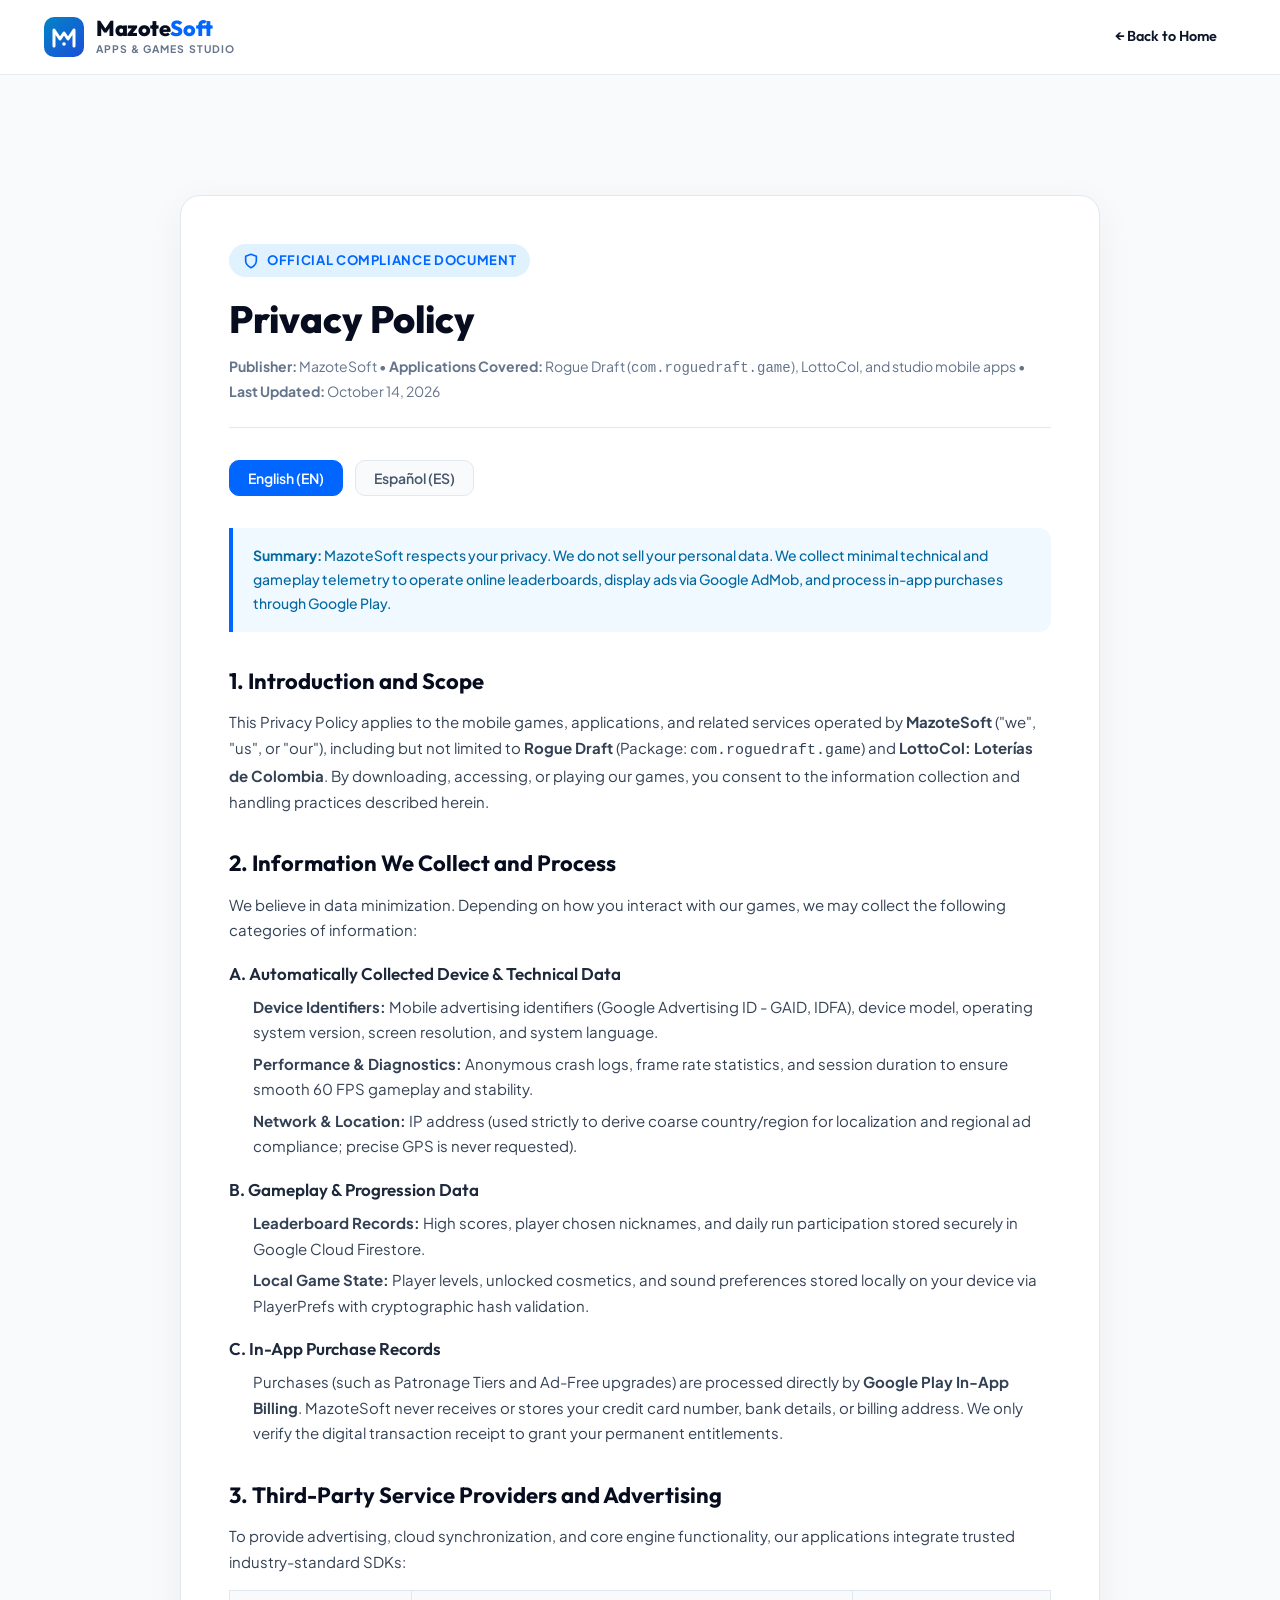
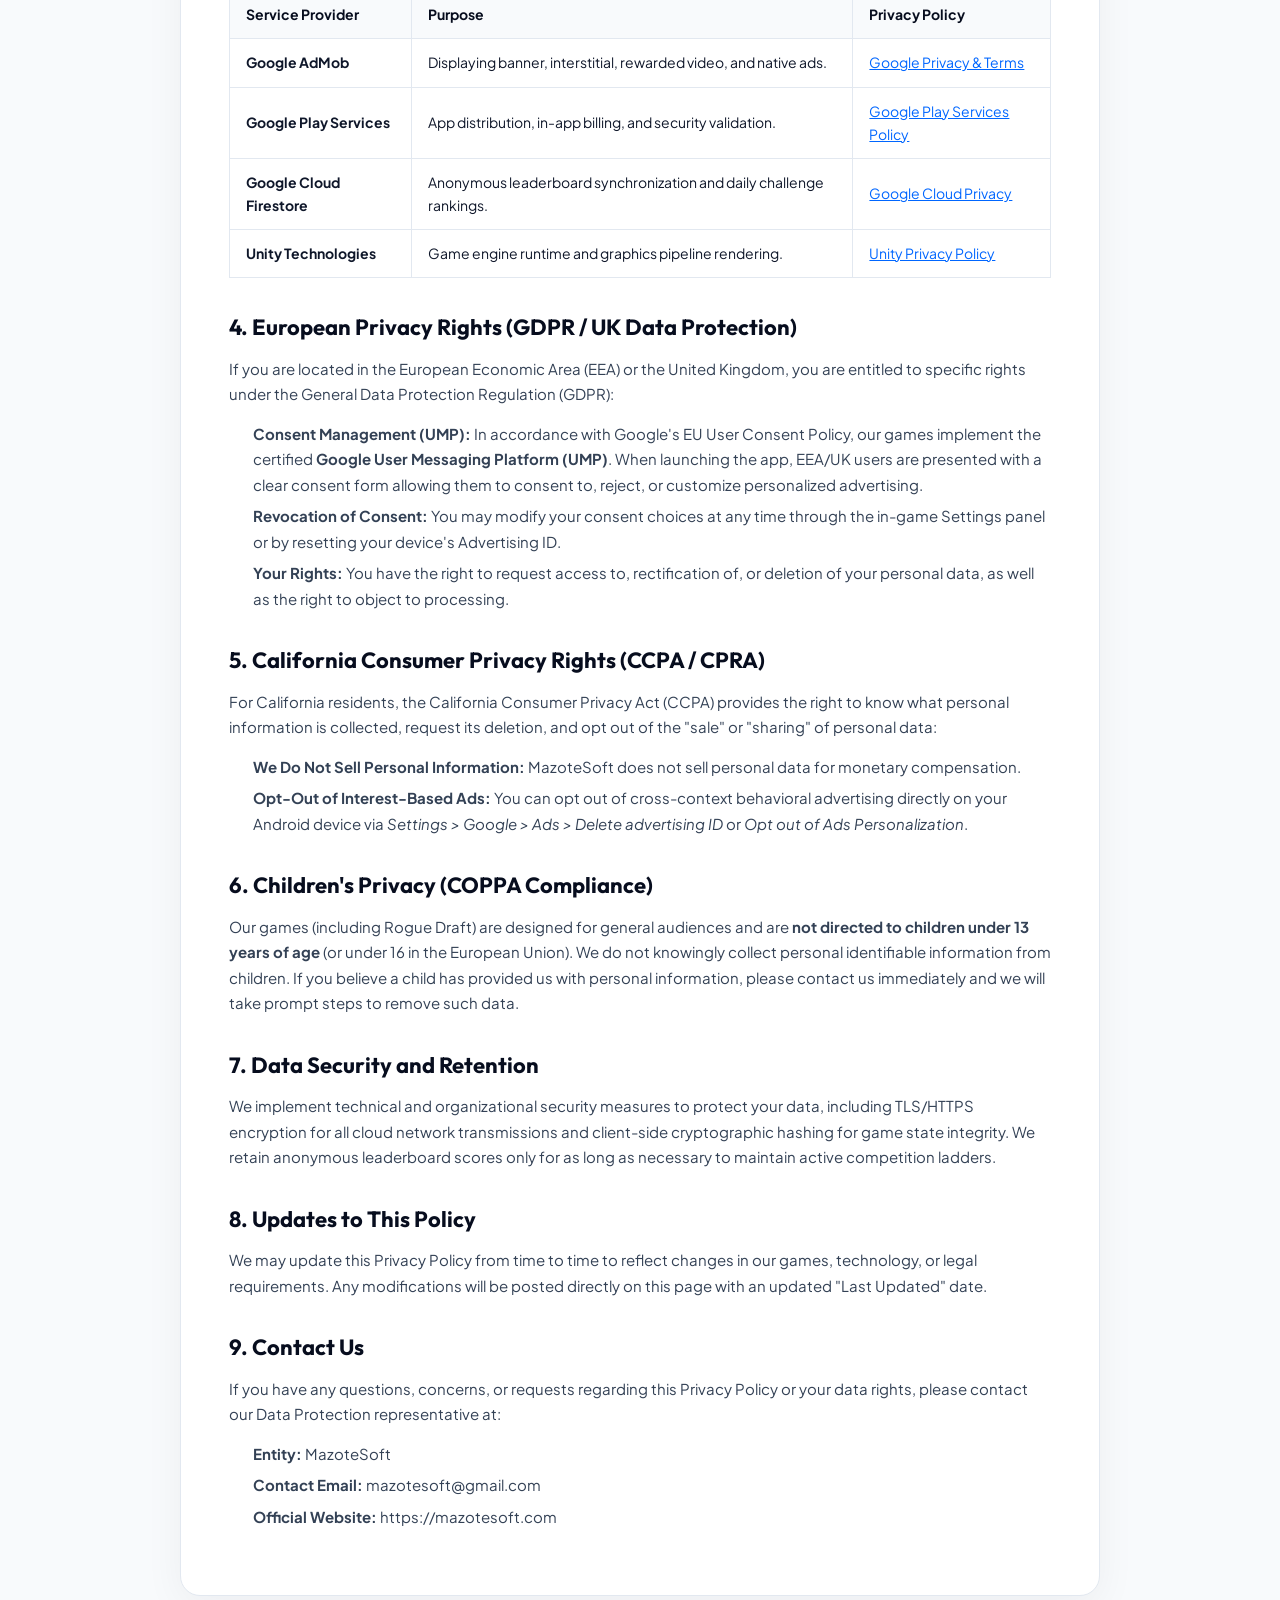
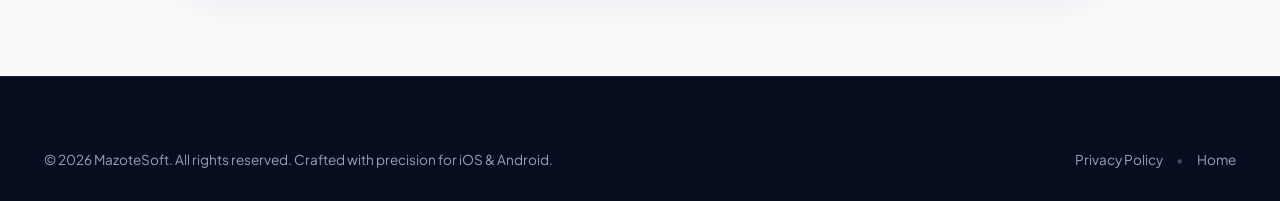
<file: privacy/index.html>
<!DOCTYPE html>
<html lang="en">
<head>
  <meta charset="UTF-8">
  <meta name="viewport" content="width=device-width, initial-scale=1.0">
  <title>Privacy Policy | MazoteSoft & Rogue Draft</title>
  <meta name="description" content="Official Privacy Policy for MazoteSoft and mobile games including Rogue Draft. Information on data collection, Google AdMob, Firebase, GDPR, and CCPA compliance.">
  <meta name="author" content="MazoteSoft">
  <link rel="canonical" href="https://mazotesoft.com/privacy">

  <!-- Open Graph -->
  <meta property="og:type" content="website">
  <meta property="og:title" content="Privacy Policy | MazoteSoft">
  <meta property="og:description" content="Privacy Policy and data practices for MazoteSoft apps and games, including Rogue Draft.">
  <meta property="og:url" content="https://mazotesoft.com/privacy">

  <!-- Google Fonts: Outfit & Plus Jakarta Sans -->
  <link rel="preconnect" href="https://fonts.googleapis.com">
  <link rel="preconnect" href="https://fonts.gstatic.com" crossorigin>
  <link href="https://fonts.googleapis.com/css2?family=Outfit:wght@400;500;600;700;800&family=Plus+Jakarta+Sans:wght@300;400;500;600;700&display=swap" rel="stylesheet">
  
  <link rel="stylesheet" href="/styles.css">
  <link rel="icon" type="image/svg+xml" href="data:image/svg+xml,<svg xmlns='http://www.w3.org/2000/svg' viewBox='0 0 100 100'><defs><linearGradient id='g' x1='0%25' y1='0%25' x2='100%25' y2='100%25'><stop offset='0%25' stop-color='%230066FF'/><stop offset='100%25' stop-color='%2300C2FF'/></linearGradient></defs><rect width='100' height='100' rx='24' fill='%230A192F'/><path d='M25 72 L25 32 L40 54 L50 40 L60 54 L75 32 L75 72' stroke='url(%23g)' stroke-width='9' stroke-linecap='round' stroke-linejoin='round' fill='none'/><circle cx='50' cy='68' r='4' fill='%2300C2FF'/></svg>">

  <style>
    /* Dedicated Privacy Policy layout enhancements */
    .privacy-wrapper {
      padding: 120px 0 80px;
      min-height: 100vh;
    }
    .privacy-card {
      background: #FFFFFF;
      border: 1px solid #E2E8F0;
      border-radius: 20px;
      padding: 48px;
      box-shadow: 0 10px 40px rgba(11, 21, 47, 0.05);
      max-width: 920px;
      margin: 0 auto;
    }
    .privacy-badge {
      display: inline-flex;
      align-items: center;
      gap: 8px;
      background: #E0F2FE;
      color: #0066FF;
      font-size: 13px;
      font-weight: 700;
      text-transform: uppercase;
      letter-spacing: 0.05em;
      padding: 6px 14px;
      border-radius: 999px;
      margin-bottom: 20px;
    }
    .privacy-header h1 {
      font-family: 'Outfit', sans-serif;
      font-size: 38px;
      font-weight: 800;
      color: #070D1E;
      line-height: 1.2;
      margin-bottom: 12px;
    }
    .privacy-meta {
      font-size: 14px;
      color: #64748B;
      padding-bottom: 24px;
      border-bottom: 1px solid #E2E8F0;
      margin-bottom: 32px;
    }
    .lang-switcher {
      display: flex;
      gap: 12px;
      margin-bottom: 32px;
    }
    .lang-btn {
      padding: 8px 18px;
      border-radius: 10px;
      border: 1px solid #E2E8F0;
      background: #F8FAFC;
      font-weight: 600;
      font-size: 14px;
      cursor: pointer;
      color: #475569;
      transition: all 0.2s ease;
    }
    .lang-btn.active, .lang-btn:hover {
      background: #0066FF;
      color: #FFFFFF;
      border-color: #0066FF;
    }
    .privacy-content h2 {
      font-family: 'Outfit', sans-serif;
      font-size: 22px;
      font-weight: 700;
      color: #070D1E;
      margin-top: 36px;
      margin-bottom: 14px;
      display: flex;
      align-items: center;
      gap: 10px;
    }
    .privacy-content h3 {
      font-family: 'Outfit', sans-serif;
      font-size: 17px;
      font-weight: 600;
      color: #1E293B;
      margin-top: 20px;
      margin-bottom: 8px;
    }
    .privacy-content p {
      font-size: 15px;
      line-height: 1.7;
      color: #334155;
      margin-bottom: 14px;
    }
    .privacy-content ul {
      margin: 10px 0 18px 24px;
      color: #334155;
      font-size: 15px;
      line-height: 1.7;
    }
    .privacy-content li {
      margin-bottom: 6px;
    }
    .info-box {
      background: #F0F9FF;
      border-left: 4px solid #0066FF;
      padding: 16px 20px;
      border-radius: 0 12px 12px 0;
      margin: 20px 0;
    }
    .info-box p {
      margin: 0;
      color: #0369A1;
      font-size: 14px;
      font-weight: 500;
    }
    .partner-table {
      width: 100%;
      border-collapse: collapse;
      margin: 16px 0 24px;
      font-size: 14px;
    }
    .partner-table th, .partner-table td {
      border: 1px solid #E2E8F0;
      padding: 12px 16px;
      text-align: left;
    }
    .partner-table th {
      background: #F8FAFC;
      font-weight: 700;
      color: #070D1E;
    }
    .partner-table td a {
      color: #0066FF;
      text-decoration: underline;
    }
    @media (max-width: 768px) {
      .privacy-card {
        padding: 28px 20px;
        border-radius: 16px;
      }
      .privacy-header h1 {
        font-size: 28px;
      }
    }
  </style>
</head>
<body>

  <!-- NAVIGATION -->
  <header class="site-header" id="header" style="background: rgba(255, 255, 255, 0.95); backdrop-filter: blur(12px);">
    <div class="container header-container">
      <a href="/" class="brand-logo" aria-label="MazoteSoft Home">
        <div class="logo-icon">
          <svg viewBox="0 0 40 40" fill="none" xmlns="http://www.w3.org/2000/svg">
            <rect width="40" height="40" rx="10" fill="url(#logo-grad)"/>
            <path d="M10 29V13L16 22L20 16L24 22L30 13V29" stroke="#FFFFFF" stroke-width="3" stroke-linecap="round" stroke-linejoin="round"/>
            <circle cx="20" cy="27" r="1.8" fill="#FFFFFF"/>
            <defs>
              <linearGradient id="logo-grad" x1="0" y1="0" x2="40" y2="40" gradientUnits="userSpaceOnUse">
                <stop stop-color="#0284C7"/>
                <stop offset="1" stop-color="#1D4ED8"/>
              </linearGradient>
            </defs>
          </svg>
        </div>
        <div class="logo-text">
          <span class="logo-name">Mazote<span class="accent-text">Soft</span></span>
          <span class="logo-sub">APPS & GAMES STUDIO</span>
        </div>
      </a>

      <div class="header-actions">
        <a href="/" class="btn btn-outline btn-sm">
          <span>← Back to Home</span>
        </a>
      </div>
    </div>
  </header>

  <!-- PRIVACY POLICY CONTAINER -->
  <main class="privacy-wrapper">
    <div class="container">
      <div class="privacy-card">
        
        <div class="privacy-badge">
          <svg width="16" height="16" viewBox="0 0 24 24" fill="none" stroke="currentColor" stroke-width="2.5" stroke-linecap="round" stroke-linejoin="round"><path d="M12 22s8-4 8-10V5l-8-3-8 3v7c0 6 8 10 8 10z"/></svg>
          Official Compliance Document
        </div>

        <div class="privacy-header">
          <h1>Privacy Policy</h1>
          <div class="privacy-meta">
            <strong>Publisher:</strong> MazoteSoft &bull; <strong>Applications Covered:</strong> Rogue Draft (<code>com.roguedraft.game</code>), LottoCol, and studio mobile apps &bull; <strong>Last Updated:</strong> October 14, 2026
          </div>
        </div>

        <!-- Language Switcher Tabs -->
        <div class="lang-switcher">
          <button class="lang-btn active" onclick="switchLang('en')">English (EN)</button>
          <button class="lang-btn" onclick="switchLang('es')">Español (ES)</button>
        </div>

        <!-- ENGLISH VERSION -->
        <div id="content-en" class="privacy-content">
          <div class="info-box">
            <p><strong>Summary:</strong> MazoteSoft respects your privacy. We do not sell your personal data. We collect minimal technical and gameplay telemetry to operate online leaderboards, display ads via Google AdMob, and process in-app purchases through Google Play.</p>
          </div>

          <h2>1. Introduction and Scope</h2>
          <p>This Privacy Policy applies to the mobile games, applications, and related services operated by <strong>MazoteSoft</strong> ("we", "us", or "our"), including but not limited to <strong>Rogue Draft</strong> (Package: <code>com.roguedraft.game</code>) and <strong>LottoCol: Loterías de Colombia</strong>. By downloading, accessing, or playing our games, you consent to the information collection and handling practices described herein.</p>

          <h2>2. Information We Collect and Process</h2>
          <p>We believe in data minimization. Depending on how you interact with our games, we may collect the following categories of information:</p>

          <h3>A. Automatically Collected Device & Technical Data</h3>
          <ul>
            <li><strong>Device Identifiers:</strong> Mobile advertising identifiers (Google Advertising ID - GAID, IDFA), device model, operating system version, screen resolution, and system language.</li>
            <li><strong>Performance & Diagnostics:</strong> Anonymous crash logs, frame rate statistics, and session duration to ensure smooth 60 FPS gameplay and stability.</li>
            <li><strong>Network & Location:</strong> IP address (used strictly to derive coarse country/region for localization and regional ad compliance; precise GPS is never requested).</li>
          </ul>

          <h3>B. Gameplay & Progression Data</h3>
          <ul>
            <li><strong>Leaderboard Records:</strong> High scores, player chosen nicknames, and daily run participation stored securely in Google Cloud Firestore.</li>
            <li><strong>Local Game State:</strong> Player levels, unlocked cosmetics, and sound preferences stored locally on your device via PlayerPrefs with cryptographic hash validation.</li>
          </ul>

          <h3>C. In-App Purchase Records</h3>
          <ul>
            <li>Purchases (such as Patronage Tiers and Ad-Free upgrades) are processed directly by <strong>Google Play In-App Billing</strong>. MazoteSoft never receives or stores your credit card number, bank details, or billing address. We only verify the digital transaction receipt to grant your permanent entitlements.</li>
          </ul>

          <h2>3. Third-Party Service Providers and Advertising</h2>
          <p>To provide advertising, cloud synchronization, and core engine functionality, our applications integrate trusted industry-standard SDKs:</p>

          <table class="partner-table">
            <thead>
              <tr>
                <th>Service Provider</th>
                <th>Purpose</th>
                <th>Privacy Policy</th>
              </tr>
            </thead>
            <tbody>
              <tr>
                <td><strong>Google AdMob</strong></td>
                <td>Displaying banner, interstitial, rewarded video, and native ads.</td>
                <td><a href="https://policies.google.com/privacy" target="_blank" rel="noopener noreferrer">Google Privacy & Terms</a></td>
              </tr>
              <tr>
                <td><strong>Google Play Services</strong></td>
                <td>App distribution, in-app billing, and security validation.</td>
                <td><a href="https://policies.google.com/privacy" target="_blank" rel="noopener noreferrer">Google Play Services Policy</a></td>
              </tr>
              <tr>
                <td><strong>Google Cloud Firestore</strong></td>
                <td>Anonymous leaderboard synchronization and daily challenge rankings.</td>
                <td><a href="https://cloud.google.com/terms/cloud-privacy-notice" target="_blank" rel="noopener noreferrer">Google Cloud Privacy</a></td>
              </tr>
              <tr>
                <td><strong>Unity Technologies</strong></td>
                <td>Game engine runtime and graphics pipeline rendering.</td>
                <td><a href="https://unity.com/legal/privacy-policy" target="_blank" rel="noopener noreferrer">Unity Privacy Policy</a></td>
              </tr>
            </tbody>
          </table>

          <h2>4. European Privacy Rights (GDPR / UK Data Protection)</h2>
          <p>If you are located in the European Economic Area (EEA) or the United Kingdom, you are entitled to specific rights under the General Data Protection Regulation (GDPR):</p>
          <ul>
            <li><strong>Consent Management (UMP):</strong> In accordance with Google's EU User Consent Policy, our games implement the certified <strong>Google User Messaging Platform (UMP)</strong>. When launching the app, EEA/UK users are presented with a clear consent form allowing them to consent to, reject, or customize personalized advertising.</li>
            <li><strong>Revocation of Consent:</strong> You may modify your consent choices at any time through the in-game Settings panel or by resetting your device's Advertising ID.</li>
            <li><strong>Your Rights:</strong> You have the right to request access to, rectification of, or deletion of your personal data, as well as the right to object to processing.</li>
          </ul>

          <h2>5. California Consumer Privacy Rights (CCPA / CPRA)</h2>
          <p>For California residents, the California Consumer Privacy Act (CCPA) provides the right to know what personal information is collected, request its deletion, and opt out of the "sale" or "sharing" of personal data:</p>
          <ul>
            <li><strong>We Do Not Sell Personal Information:</strong> MazoteSoft does not sell personal data for monetary compensation.</li>
            <li><strong>Opt-Out of Interest-Based Ads:</strong> You can opt out of cross-context behavioral advertising directly on your Android device via <em>Settings > Google > Ads > Delete advertising ID</em> or <em>Opt out of Ads Personalization</em>.</li>
          </ul>

          <h2>6. Children's Privacy (COPPA Compliance)</h2>
          <p>Our games (including Rogue Draft) are designed for general audiences and are <strong>not directed to children under 13 years of age</strong> (or under 16 in the European Union). We do not knowingly collect personal identifiable information from children. If you believe a child has provided us with personal information, please contact us immediately and we will take prompt steps to remove such data.</p>

          <h2>7. Data Security and Retention</h2>
          <p>We implement technical and organizational security measures to protect your data, including TLS/HTTPS encryption for all cloud network transmissions and client-side cryptographic hashing for game state integrity. We retain anonymous leaderboard scores only for as long as necessary to maintain active competition ladders.</p>

          <h2>8. Updates to This Policy</h2>
          <p>We may update this Privacy Policy from time to time to reflect changes in our games, technology, or legal requirements. Any modifications will be posted directly on this page with an updated "Last Updated" date.</p>

          <h2>9. Contact Us</h2>
          <p>If you have any questions, concerns, or requests regarding this Privacy Policy or your data rights, please contact our Data Protection representative at:</p>
          <ul>
            <li><strong>Entity:</strong> MazoteSoft</li>
            <li><strong>Contact Email:</strong> <a href="mailto:mazotesoft@gmail.com">mazotesoft@gmail.com</a></li>
            <li><strong>Official Website:</strong> <a href="https://mazotesoft.com">https://mazotesoft.com</a></li>
          </ul>
        </div>

        <!-- SPANISH VERSION -->
        <div id="content-es" class="privacy-content" style="display: none;">
          <div class="info-box">
            <p><strong>Resumen:</strong> En MazoteSoft respetamos tu privacidad. No vendemos tus datos personales. Recopilamos telemetría técnica y de juego mínima para operar las tablas de clasificación mundiales, mostrar anuncios a través de Google AdMob y procesar compras mediante Google Play.</p>
          </div>

          <h2>1. Introducción y Alcance</h2>
          <p>Esta Política de Privacidad se aplica a los juegos móviles, aplicaciones y servicios operados por <strong>MazoteSoft</strong> ("nosotros" o "nuestro"), incluyendo entre otros a <strong>Rogue Draft</strong> (Paquete: <code>com.roguedraft.game</code>) y <strong>LottoCol: Loterías de Colombia</strong>. Al descargar o jugar a nuestros títulos, aceptas las prácticas de recopilación y tratamiento de información descritas en este documento.</p>

          <h2>2. Información que Recopilamos y Procesamos</h2>
          <p>Operamos bajo el principio de minimización de datos. Según tu interacción con nuestras aplicaciones, podemos procesar:</p>

          <h3>A. Datos Técnicos y del Dispositivo Recopilados Automáticamente</h3>
          <ul>
            <li><strong>Identificadores de Dispositivo:</strong> Identificador de publicidad móvil (Google Advertising ID - GAID, IDFA), modelo del dispositivo, versión del sistema operativo, resolución de pantalla e idioma configurado.</li>
            <li><strong>Rendimiento y Diagnóstico:</strong> Registros anónimos de fallos (crashes), tasa de cuadros por segundo (FPS) y duración de partida para asegurar 60 FPS estables y alta fluidez.</li>
            <li><strong>Red y Ubicación Aproximada:</strong> Dirección IP utilizada exclusivamente para determinar país/región aproximada para localización de idioma y cumplimiento publicitario regional (nunca solicitamos GPS exacto).</li>
          </ul>

          <h3>B. Datos de Progresión y Juego</h3>
          <ul>
            <li><strong>Récords de Clasificación:</strong> Puntuaciones máximas, apodo elegido por el jugador y participación en el Desafío Diario, sincronizados de forma anónima en Google Cloud Firestore.</li>
            <li><strong>Estado de Juego Local:</strong> Niveles alcanzados, cosméticos desbloqueados y ajustes de audio, guardados localmente en tu dispositivo mediante PlayerPrefs con verificación criptográfica.</li>
          </ul>

          <h3>C. Registro de Compras en la Aplicación</h3>
          <ul>
            <li>Las transacciones de tiers de mecenazgo y eliminación de anuncios se procesan de forma segura y directa por <strong>Google Play In-App Billing</strong>. MazoteSoft nunca tiene acceso ni almacena números de tarjeta de crédito ni cuentas bancarias. Únicamente validamos el recibo digital para activar tus ventajas permanentes.</li>
          </ul>

          <h2>3. Proveedores de Servicios y Redes Publicitarias</h2>
          <p>Para ofrecer publicidad, sincronización en la nube y funcionamiento del motor de juego, nuestras aplicaciones integran herramientas oficiales de terceros:</p>

          <table class="partner-table">
            <thead>
              <tr>
                <th>Proveedor</th>
                <th>Finalidad</th>
                <th>Política de Privacidad</th>
              </tr>
            </thead>
            <tbody>
              <tr>
                <td><strong>Google AdMob</strong></td>
                <td>Entrega de anuncios en banners, intersticiales, videos recompensados y nativos.</td>
                <td><a href="https://policies.google.com/privacy" target="_blank" rel="noopener noreferrer">Privacidad de Google</a></td>
              </tr>
              <tr>
                <td><strong>Google Play Services</strong></td>
                <td>Distribución, facturación dentro de la app y seguridad del sistema.</td>
                <td><a href="https://policies.google.com/privacy" target="_blank" rel="noopener noreferrer">Servicios de Google Play</a></td>
              </tr>
              <tr>
                <td><strong>Google Cloud Firestore</strong></td>
                <td>Sincronización anónima de puntuaciones mundiales y tablas de honor.</td>
                <td><a href="https://cloud.google.com/terms/cloud-privacy-notice" target="_blank" rel="noopener noreferrer">Privacidad de Google Cloud</a></td>
              </tr>
              <tr>
                <td><strong>Unity Technologies</strong></td>
                <td>Motor de desarrollo gráfico y renderizado en tiempo real.</td>
                <td><a href="https://unity.com/legal/privacy-policy" target="_blank" rel="noopener noreferrer">Privacidad de Unity</a></td>
              </tr>
            </tbody>
          </table>

          <h2>4. Derechos de Privacidad en Europa (RGPD / GDPR)</h2>
          <p>Si te encuentras en el Espacio Económico Europeo (EEE) o el Reino Unido, cuentas con derechos específicos bajo el Reglamento General de Protección de Datos:</p>
          <ul>
            <li><strong>Gestión de Consentimiento (UMP):</strong> Conforme a la política de consentimiento de la UE de Google, implementamos el sistema certificado <strong>Google User Messaging Platform (UMP)</strong>. Al iniciar el juego, los usuarios en Europa pueden aceptar, rechazar o configurar de manera transparente los anuncios personalizados.</li>
            <li><strong>Revocación de Consentimiento:</strong> Puedes modificar tus preferencias de consentimiento en cualquier momento desde los Ajustes del juego o restableciendo el ID de Publicidad en tu dispositivo.</li>
            <li><strong>Tus Derechos:</strong> Tienes derecho a acceder, rectificar, eliminar o limitar el tratamiento de cualquier dato asociado.</li>
          </ul>

          <h2>5. Derechos de Privacidad de California (CCPA / CPRA)</h2>
          <p>Para residentes de California, la ley CCPA otorga el derecho a conocer qué datos se procesan y solicitar su eliminación:</p>
          <ul>
            <li><strong>No Vendemos Información Personal:</strong> MazoteSoft no comercializa datos personales de usuarios con fines de lucro.</li>
            <li><strong>Control de Publicidad:</strong> Puedes desactivar la personalización de anuncios en cualquier momento en tu móvil Android desde <em>Ajustes > Google > Anuncios > Eliminar ID de publicidad</em>.</li>
          </ul>

          <h2>6. Privacidad Infantil (Cumplimiento COPPA)</h2>
          <p>Nuestros juegos (incluido Rogue Draft) están destinados al público general y <strong>no están dirigidos a niños menores de 13 años</strong> (o menores de 16 años en la Unión Europea). No recopilamos conscientemente datos personales de menores. Si consideras que un menor nos ha facilitado información, contáctanos de inmediato para proceder a su eliminación.</p>

          <h2>7. Seguridad y Retención</h2>
          <p>Aplicamos cifrado TLS/HTTPS en todas las comunicaciones en red y hashes criptográficos en local para garantizar la integridad de los datos. La información de puntuaciones se mantiene solo durante el tiempo necesario para la funcionalidad competitiva del juego.</p>

          <h2>8. Cambios a esta Política</h2>
          <p>Podemos actualizar esta política periódicamente para reflejar mejoras técnicas o requerimientos legales. Toda actualización se publicará directamente en esta página indicando la fecha de última revisión.</p>

          <h2>9. Información de Contacto</h2>
          <p>Para cualquier duda, aclaración o solicitud sobre privacidad de datos, puedes comunicarte con nosotros a:</p>
          <ul>
            <li><strong>Estudio:</strong> MazoteSoft</li>
            <li><strong>Correo de Contacto:</strong> <a href="mailto:mazotesoft@gmail.com">mazotesoft@gmail.com</a></li>
            <li><strong>Sitio Web Oficial:</strong> <a href="https://mazotesoft.com">https://mazotesoft.com</a></li>
          </ul>
        </div>

      </div>
    </div>
  </main>

  <!-- FOOTER -->
  <footer class="site-footer">
    <div class="container footer-container">
      <div class="footer-bottom" style="border-top: none; padding-top: 0;">
        <p>&copy; 2026 MazoteSoft. All rights reserved. Crafted with precision for iOS & Android.</p>
        <div class="footer-bottom-links">
          <a href="/privacy">Privacy Policy</a>
          <span class="dot-separator">•</span>
          <a href="/">Home</a>
        </div>
      </div>
    </div>
  </footer>

  <script>
    function switchLang(lang) {
      const en = document.getElementById('content-en');
      const es = document.getElementById('content-es');
      const btns = document.querySelectorAll('.lang-btn');

      if (lang === 'es') {
        en.style.display = 'none';
        es.style.display = 'block';
        btns[0].classList.remove('active');
        btns[1].classList.add('active');
      } else {
        es.style.display = 'none';
        en.style.display = 'block';
        btns[1].classList.remove('active');
        btns[0].classList.add('active');
      }
    }
  </script>
</body>
</html>
</file>
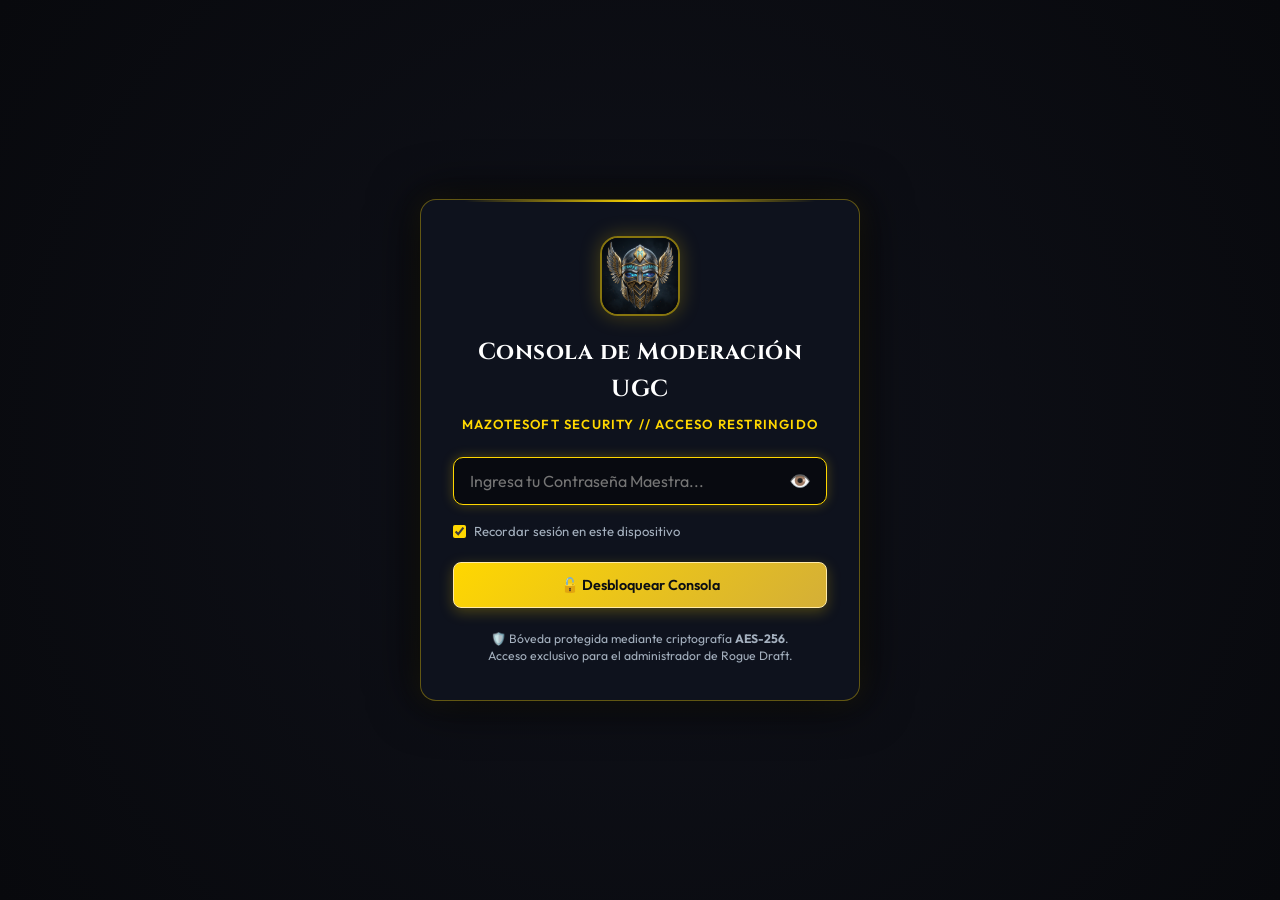
<file: roguedraft/moderate/index.html>
<!DOCTYPE html>
<html lang="es">
<head>
  <meta charset="UTF-8">
  <meta name="viewport" content="width=device-width, initial-scale=1.0">
  <title>Centro de Moderación UGC | Rogue Draft — MazoteSoft</title>
  <meta name="description" content="Panel de Moderación y Análisis Lingüístico con Inteligencia Artificial para Rogue Draft.">
  <link rel="icon" type="image/png" href="../assets/app_icon_512.png">

  <!-- Google Fonts: Cinzel & Outfit -->
  <link rel="preconnect" href="https://fonts.googleapis.com">
  <link rel="preconnect" href="https://fonts.gstatic.com" crossorigin>
  <link href="https://fonts.googleapis.com/css2?family=Cinzel:wght@600;700;800;900&family=Outfit:wght@300;400;500;600;700;800&display=swap" rel="stylesheet">

  <style>
    :root {
      --bg-dark: #080a10;
      --bg-surface: #0e121d;
      --bg-surface-elevated: #151a29;
      --bg-card: #121724;
      --gold-primary: #FFD700;
      --gold-hover: #FFEAA7;
      --gold-border: rgba(255, 215, 0, 0.4);
      --cyan-arcane: #64D2FF;
      --green-safe: #2ED573;
      --green-safe-bg: rgba(46, 213, 115, 0.15);
      --yellow-warn: #FFA502;
      --yellow-warn-bg: rgba(255, 165, 2, 0.15);
      --red-danger: #FF4757;
      --red-danger-bg: rgba(255, 71, 87, 0.15);
      --purple-grave: #A55EEA;
      --purple-grave-bg: rgba(165, 94, 234, 0.2);
      --text-main: #F1F2F6;
      --text-muted: #A4B0BE;
      --border-color: #242c40;
      --font-title: 'Cinzel', serif;
      --font-body: 'Outfit', sans-serif;
    }

    * {
      box-sizing: border-box;
      margin: 0;
      padding: 0;
    }

    body {
      background-color: var(--bg-dark);
      color: var(--text-main);
      font-family: var(--font-body);
      min-height: 100vh;
      line-height: 1.6;
      background-image: 
        radial-gradient(circle at 50% 0%, rgba(255, 215, 0, 0.08) 0%, transparent 60%),
        radial-gradient(circle at 10% 30%, rgba(100, 210, 255, 0.05) 0%, transparent 40%);
    }

    .container {
      max-width: 1400px;
      margin: 0 auto;
      padding: 24px;
    }

    header {
      display: flex;
      justify-content: space-between;
      align-items: center;
      padding-bottom: 24px;
      border-bottom: 1px solid var(--border-color);
      margin-bottom: 28px;
      flex-wrap: wrap;
      gap: 16px;
    }

    .brand {
      display: flex;
      align-items: center;
      gap: 16px;
    }

    .brand-icon {
      width: 52px;
      height: 52px;
      border-radius: 12px;
      border: 2px solid var(--gold-border);
      box-shadow: 0 0 20px rgba(255, 215, 0, 0.25);
    }

    .brand-title h1 {
      font-family: var(--font-title);
      font-size: 1.6rem;
      letter-spacing: 1.5px;
      color: var(--gold-primary);
      text-transform: uppercase;
      font-weight: 800;
    }

    .brand-title p {
      font-size: 0.88rem;
      color: var(--text-muted);
    }

    .nav-actions {
      display: flex;
      align-items: center;
      gap: 12px;
      flex-wrap: wrap;
    }

    .btn {
      display: inline-flex;
      align-items: center;
      gap: 8px;
      padding: 10px 18px;
      border-radius: 8px;
      font-weight: 600;
      font-size: 0.9rem;
      cursor: pointer;
      text-decoration: none;
      transition: all 0.2s ease;
      font-family: var(--font-body);
      border: 1px solid transparent;
    }

    .btn-gold {
      background: linear-gradient(135deg, #FFD700 0%, #D4AF37 100%);
      color: #0b0e14;
      border-color: #FFEAA7;
      box-shadow: 0 4px 14px rgba(255, 215, 0, 0.25);
    }

    .btn-gold:hover {
      background: #FFEAA7;
      transform: translateY(-1px);
      box-shadow: 0 6px 18px rgba(255, 215, 0, 0.35);
    }

    .btn-cyan {
      background: rgba(100, 210, 255, 0.12);
      color: var(--cyan-arcane);
      border-color: rgba(100, 210, 255, 0.4);
    }

    .btn-cyan:hover {
      background: rgba(100, 210, 255, 0.22);
      border-color: var(--cyan-arcane);
    }

    .btn-outline {
      background: transparent;
      color: var(--text-main);
      border-color: var(--border-color);
    }

    .btn-outline:hover {
      background: var(--bg-surface-elevated);
      border-color: var(--text-muted);
    }

    .btn-danger {
      background: var(--red-danger-bg);
      color: var(--red-danger);
      border-color: rgba(255, 71, 87, 0.4);
    }

    .btn-danger:hover {
      background: rgba(255, 71, 87, 0.3);
    }

    /* Status Bar */
    .status-bar {
      display: flex;
      gap: 20px;
      align-items: center;
      background: var(--bg-surface);
      border: 1px solid var(--border-color);
      border-radius: 12px;
      padding: 14px 20px;
      margin-bottom: 28px;
      flex-wrap: wrap;
    }

    .status-item {
      display: flex;
      align-items: center;
      gap: 8px;
      font-size: 0.88rem;
    }

    .status-dot {
      width: 10px;
      height: 10px;
      border-radius: 50%;
      background: var(--green-safe);
      box-shadow: 0 0 10px var(--green-safe);
    }

    .status-dot.warn {
      background: var(--yellow-warn);
      box-shadow: 0 0 10px var(--yellow-warn);
    }

    /* Grid Layout */
    .dashboard-grid {
      display: grid;
      grid-template-columns: 420px 1fr;
      gap: 28px;
    }

    @media (max-width: 1024px) {
      .dashboard-grid {
        grid-template-columns: 1fr;
      }
    }

    .panel {
      background: var(--bg-surface);
      border: 1px solid var(--border-color);
      border-radius: 14px;
      padding: 24px;
      position: relative;
    }

    .panel-header {
      display: flex;
      justify-content: space-between;
      align-items: center;
      margin-bottom: 18px;
      padding-bottom: 12px;
      border-bottom: 1px solid var(--border-color);
    }

    .panel-title {
      font-family: var(--font-title);
      font-size: 1.15rem;
      color: var(--gold-primary);
      display: flex;
      align-items: center;
      gap: 10px;
    }

    /* Form inputs */
    .form-group {
      margin-bottom: 18px;
    }

    .form-label {
      display: block;
      font-size: 0.86rem;
      font-weight: 600;
      color: var(--text-muted);
      margin-bottom: 8px;
      text-transform: uppercase;
      letter-spacing: 0.8px;
    }

    textarea, input[type="text"], input[type="password"] {
      width: 100%;
      background: var(--bg-dark);
      border: 1px solid var(--border-color);
      border-radius: 8px;
      padding: 12px 14px;
      color: var(--text-main);
      font-family: var(--font-body);
      font-size: 0.95rem;
      transition: all 0.2s;
    }

    textarea:focus, input[type="text"]:focus, input[type="password"]:focus {
      outline: none;
      border-color: var(--gold-primary);
      box-shadow: 0 0 12px rgba(255, 215, 0, 0.2);
    }

    .preset-chips {
      display: flex;
      gap: 8px;
      flex-wrap: wrap;
      margin-top: 10px;
    }

    .chip {
      background: var(--bg-surface-elevated);
      color: var(--text-muted);
      padding: 4px 10px;
      border-radius: 6px;
      font-size: 0.78rem;
      cursor: pointer;
      border: 1px solid var(--border-color);
      transition: all 0.2s;
    }

    .chip:hover {
      color: var(--gold-primary);
      border-color: var(--gold-border);
      background: rgba(255, 215, 0, 0.08);
    }

    /* Stats Ribbon */
    .stats-ribbon {
      display: grid;
      grid-template-columns: repeat(auto-fit, minmax(130px, 1fr));
      gap: 12px;
      margin-bottom: 24px;
    }

    .stat-card {
      background: var(--bg-card);
      border: 1px solid var(--border-color);
      border-radius: 10px;
      padding: 14px;
      text-align: center;
    }

    .stat-val {
      font-family: var(--font-title);
      font-size: 1.8rem;
      font-weight: 800;
      line-height: 1.1;
    }

    .stat-lbl {
      font-size: 0.78rem;
      color: var(--text-muted);
      text-transform: uppercase;
      margin-top: 4px;
    }

    /* Result Cards */
    .filter-bar {
      display: flex;
      justify-content: space-between;
      align-items: center;
      gap: 12px;
      margin-bottom: 18px;
      flex-wrap: wrap;
    }

    .filter-tabs {
      display: flex;
      gap: 6px;
      background: var(--bg-dark);
      padding: 4px;
      border-radius: 8px;
      border: 1px solid var(--border-color);
    }

    .filter-tab {
      padding: 6px 14px;
      border-radius: 6px;
      font-size: 0.85rem;
      font-weight: 600;
      cursor: pointer;
      color: var(--text-muted);
      background: transparent;
      border: none;
      transition: all 0.2s;
    }

    .filter-tab.active {
      background: var(--bg-surface-elevated);
      color: var(--gold-primary);
      box-shadow: 0 2px 8px rgba(0,0,0,0.3);
    }

    .results-container {
      display: flex;
      flex-direction: column;
      gap: 14px;
      max-height: 750px;
      overflow-y: auto;
      padding-right: 6px;
    }

    .results-container::-webkit-scrollbar {
      width: 6px;
    }

    .results-container::-webkit-scrollbar-thumb {
      background: var(--border-color);
      border-radius: 3px;
    }

    .result-card {
      background: var(--bg-card);
      border: 1px solid var(--border-color);
      border-radius: 12px;
      padding: 18px;
      transition: all 0.2s;
      position: relative;
      overflow: hidden;
    }

    .result-card::before {
      content: '';
      position: absolute;
      top: 0;
      left: 0;
      width: 4px;
      height: 100%;
      background: var(--border-color);
    }

    .result-card.safe::before { background: var(--green-safe); }
    .result-card.warn::before { background: var(--yellow-warn); }
    .result-card.danger::before { background: var(--red-danger); }
    .result-card.grave::before { background: var(--purple-grave); }

    .result-card:hover {
      border-color: rgba(255, 215, 0, 0.3);
      transform: translateX(2px);
    }

    .card-top {
      display: flex;
      justify-content: space-between;
      align-items: flex-start;
      gap: 12px;
      margin-bottom: 12px;
      flex-wrap: wrap;
    }

    .term-wrapper {
      display: flex;
      align-items: baseline;
      gap: 12px;
      flex-wrap: wrap;
    }

    .term-name {
      font-size: 1.3rem;
      font-weight: 700;
      letter-spacing: 0.5px;
      color: #fff;
    }

    .term-lang {
      font-size: 0.8rem;
      background: var(--bg-surface-elevated);
      border: 1px solid var(--border-color);
      padding: 2px 8px;
      border-radius: 4px;
      color: var(--cyan-arcane);
      font-weight: 600;
    }

    .verdict-badge {
      display: inline-flex;
      align-items: center;
      gap: 6px;
      padding: 4px 12px;
      border-radius: 6px;
      font-size: 0.8rem;
      font-weight: 800;
      letter-spacing: 0.8px;
      text-transform: uppercase;
    }

    .badge-safe { background: var(--green-safe-bg); color: var(--green-safe); border: 1px solid rgba(46, 213, 115, 0.4); }
    .badge-warn { background: var(--yellow-warn-bg); color: var(--yellow-warn); border: 1px solid rgba(255, 165, 2, 0.4); }
    .badge-danger { background: var(--red-danger-bg); color: var(--red-danger); border: 1px solid rgba(255, 71, 87, 0.4); }
    .badge-grave { background: var(--purple-grave-bg); color: var(--purple-grave); border: 1px solid rgba(165, 94, 234, 0.5); }

    .card-meta-row {
      display: grid;
      grid-template-columns: 160px 1fr;
      gap: 8px 16px;
      font-size: 0.92rem;
      margin-bottom: 10px;
    }

    @media (max-width: 600px) {
      .card-meta-row {
        grid-template-columns: 1fr;
      }
    }

    .meta-label {
      color: var(--text-muted);
      font-weight: 600;
      font-size: 0.82rem;
      text-transform: uppercase;
    }

    .meta-val {
      color: var(--text-main);
    }

    .meta-val.translation {
      color: var(--gold-primary);
      font-weight: 600;
    }

    .meaning-box {
      background: var(--bg-dark);
      border: 1px solid var(--border-color);
      border-radius: 8px;
      padding: 12px 14px;
      font-size: 0.88rem;
      color: #cfd6e0;
      margin-top: 10px;
      line-height: 1.5;
    }

    .offense-reason {
      margin-top: 8px;
      font-size: 0.82rem;
      color: var(--red-danger);
      font-weight: 600;
    }

    .card-actions {
      display: flex;
      justify-content: flex-end;
      gap: 8px;
      margin-top: 14px;
      padding-top: 12px;
      border-top: 1px solid var(--border-color);
    }

    .btn-sm {
      padding: 6px 12px;
      font-size: 0.78rem;
    }

    /* Empty state */
    .empty-state {
      text-align: center;
      padding: 60px 20px;
      color: var(--text-muted);
    }

    .empty-icon {
      font-size: 3rem;
      margin-bottom: 12px;
      opacity: 0.5;
    }

    /* Modal / Config */
    .config-box {
      margin-top: 20px;
      padding-top: 18px;
      border-top: 1px solid var(--border-color);
    }

    .api-key-input {
      display: flex;
      gap: 8px;
    }

    /* Loading Spinner */
    .spinner {
      display: inline-block;
      width: 16px;
      height: 16px;
      border: 2px solid rgba(255,255,255,0.3);
      border-radius: 50%;
      border-top-color: #fff;
      animation: spin 0.8s ease-in-out infinite;
    }

    @keyframes spin {
      to { transform: rotate(360deg); }
    }

    /* Master Gate Overlay */
    .auth-gate-overlay {
      position: fixed;
      top: 0;
      left: 0;
      width: 100vw;
      height: 100vh;
      background: radial-gradient(circle at center, rgba(16, 18, 27, 0.98) 0%, rgba(8, 9, 13, 1) 100%);
      z-index: 99999;
      display: flex;
      justify-content: center;
      align-items: center;
      padding: 20px;
      backdrop-filter: blur(12px);
    }

    .auth-gate-card {
      background: var(--bg-surface);
      border: 1px solid rgba(255, 215, 0, 0.35);
      box-shadow: 0 0 50px rgba(0, 0, 0, 0.9), 0 0 25px rgba(255, 215, 0, 0.1);
      border-radius: 16px;
      padding: 36px 32px;
      width: 100%;
      max-width: 440px;
      text-align: center;
      position: relative;
      animation: fadeIn 0.3s ease-out;
    }

    .auth-gate-card::before {
      content: '';
      position: absolute;
      top: 0;
      left: 10%;
      right: 10%;
      height: 2px;
      background: linear-gradient(90deg, transparent, var(--gold-primary), transparent);
    }

    .auth-gate-logo {
      width: 80px;
      height: 80px;
      border-radius: 18px;
      border: 2px solid rgba(255, 215, 0, 0.5);
      box-shadow: 0 0 20px rgba(255, 215, 0, 0.25);
      margin: 0 auto 18px auto;
      display: block;
    }

    .auth-gate-title {
      font-family: var(--font-title);
      font-size: 1.45rem;
      color: #fff;
      margin-bottom: 6px;
      letter-spacing: 0.5px;
    }

    .auth-gate-subtitle {
      font-size: 0.82rem;
      color: var(--gold-primary);
      text-transform: uppercase;
      letter-spacing: 1.2px;
      font-weight: 600;
      margin-bottom: 22px;
    }

    .auth-input-group {
      position: relative;
      margin-bottom: 16px;
    }

    .auth-input-group input {
      width: 100%;
      padding: 13px 45px 13px 16px;
      background: var(--bg-dark);
      border: 1px solid var(--border-color);
      border-radius: 10px;
      color: #fff;
      font-size: 1rem;
      outline: none;
      transition: all 0.2s;
      box-sizing: border-box;
    }

    .auth-input-group input:focus {
      border-color: var(--gold-primary);
      box-shadow: 0 0 12px rgba(255, 215, 0, 0.25);
    }

    .auth-toggle-pass {
      position: absolute;
      right: 12px;
      top: 50%;
      transform: translateY(-50%);
      background: none;
      border: none;
      color: var(--text-muted);
      cursor: pointer;
      font-size: 1.1rem;
      padding: 4px;
    }

    .auth-remember {
      display: flex;
      align-items: center;
      justify-content: flex-start;
      gap: 8px;
      font-size: 0.82rem;
      color: var(--text-muted);
      margin-bottom: 20px;
      cursor: pointer;
      user-select: none;
    }

    .auth-remember input {
      cursor: pointer;
      accent-color: var(--gold-primary);
    }

    .auth-error-msg {
      background: rgba(255, 71, 87, 0.15);
      border: 1px solid rgba(255, 71, 87, 0.4);
      color: #ff6b81;
      padding: 10px 14px;
      border-radius: 8px;
      font-size: 0.85rem;
      margin-bottom: 16px;
      display: none;
      text-align: left;
    }

    /* Modal Overlay */
    .modal-overlay {
      position: fixed;
      top: 0;
      left: 0;
      width: 100vw;
      height: 100vh;
      background: rgba(0, 0, 0, 0.85);
      z-index: 100000;
      display: flex;
      justify-content: center;
      align-items: center;
      padding: 20px;
      backdrop-filter: blur(8px);
      box-sizing: border-box;
    }

    .modal-card {
      background: var(--bg-surface);
      border: 1px solid rgba(255, 215, 0, 0.35);
      box-shadow: 0 0 40px rgba(0, 0, 0, 0.9), 0 0 20px rgba(255, 215, 0, 0.1);
      border-radius: 14px;
      padding: 28px;
      width: 100%;
      max-width: 440px;
      position: relative;
      animation: fadeIn 0.25s ease-out;
      box-sizing: border-box;
    }

    .modal-header {
      display: flex;
      justify-content: space-between;
      align-items: center;
      margin-bottom: 12px;
      padding-bottom: 10px;
      border-bottom: 1px solid var(--border-color);
    }

    .modal-close-btn {
      background: none;
      border: none;
      color: var(--text-muted);
      font-size: 1.2rem;
      cursor: pointer;
      padding: 4px;
      line-height: 1;
      transition: color 0.2s;
    }

    .modal-close-btn:hover {
      color: #fff;
    }
  </style>
</head>
<body>

  <!-- MASTER GATE LOCK OVERLAY -->
  <div id="authGate" class="auth-gate-overlay">
    <div class="auth-gate-card">
      <img src="../assets/app_icon_512.png" alt="Rogue Draft" class="auth-gate-logo" onerror="this.src='https://mazotesoft.com/roguedraft/assets/app_icon_512.png'">
      <h2 class="auth-gate-title">Consola de Moderación UGC</h2>
      <div class="auth-gate-subtitle">MazoteSoft Security // Acceso Restringido</div>

      <div id="gateError" class="auth-error-msg"></div>

      <form id="frmGate" onsubmit="handleGateSubmit(event)">
        <div class="auth-input-group">
          <input type="password" id="txtGatePass" placeholder="Ingresa tu Contraseña Maestra..." autofocus required>
          <button type="button" class="auth-toggle-pass" onclick="toggleGatePassVisibility()" id="btnToggleGatePass">👁️</button>
        </div>

        <label class="auth-remember">
          <input type="checkbox" id="chkRememberDevice" checked>
          <span>Recordar sesión en este dispositivo</span>
        </label>

        <button type="submit" class="btn btn-gold" id="btnGateUnlock" style="width: 100%; justify-content: center; padding: 13px;">
          <span>🔓 Desbloquear Consola</span>
        </button>
      </form>

      <div style="margin-top: 22px; font-size: 0.76rem; color: var(--text-muted); line-height: 1.4;">
        🛡️ Bóveda protegida mediante criptografía <strong>AES-256</strong>.<br>
        Acceso exclusivo para el administrador de Rogue Draft.
      </div>
    </div>
  </div>

  <!-- MODAL CAMBIAR CONTRASEÑA -->
  <div id="modalChangePass" class="modal-overlay" style="display: none;">
    <div class="modal-card">
      <div class="modal-header">
        <h3 style="font-family: var(--font-title); color: var(--gold-primary); margin: 0; font-size: 1.25rem;">
          🔑 Cambiar Contraseña Maestra
        </h3>
        <button class="modal-close-btn" onclick="closeChangePasswordModal()">✕</button>
      </div>

      <p style="font-size: 0.84rem; color: var(--text-muted); margin-bottom: 20px;">
        Define tu nueva clave privada. Las claves de API se re-encriptarán localmente con tu nueva contraseña.
      </p>

      <div id="changePassError" class="auth-error-msg" style="display: none;"></div>

      <form id="frmChangePass" onsubmit="handleChangePasswordSubmit(event)">
        <div class="form-group">
          <label class="form-label">Contraseña Actual</label>
          <div class="auth-input-group">
            <input type="password" id="txtCurrentPass" placeholder="Tu contraseña actual..." autocomplete="current-password" required>
            <button type="button" class="auth-toggle-pass" onclick="toggleFieldVisibility('txtCurrentPass', this)">👁️</button>
          </div>
        </div>

        <div class="form-group">
          <label class="form-label">Nueva Contraseña (mínimo 6 caracteres)</label>
          <div class="auth-input-group">
            <input type="password" id="txtNewPass" placeholder="Nueva contraseña..." autocomplete="new-password" required minlength="6">
            <button type="button" class="auth-toggle-pass" onclick="toggleFieldVisibility('txtNewPass', this)">👁️</button>
          </div>
        </div>

        <div class="form-group">
          <label class="form-label">Confirmar Nueva Contraseña (repite la misma)</label>
          <div class="auth-input-group">
            <input type="password" id="txtConfirmPass" placeholder="Confirma tu nueva contraseña..." autocomplete="new-password" required minlength="6">
            <button type="button" class="auth-toggle-pass" onclick="toggleFieldVisibility('txtConfirmPass', this)">👁️</button>
          </div>
        </div>

        <div style="display: flex; gap: 10px; margin-top: 24px;">
          <button type="button" class="btn btn-outline" style="flex: 1; justify-content: center;" onclick="closeChangePasswordModal()">
            Cancelar
          </button>
          <button type="submit" class="btn btn-gold" id="btnSaveNewPass" style="flex: 1; justify-content: center;">
            <span>💾 Guardar Nueva Clave</span>
          </button>
        </div>
      </form>
    </div>
  </div>

  <div class="container" id="mainApp" style="display: none;">

    <!-- HEADER -->
    <header>
      <div class="brand">
        <img src="../assets/app_icon_512.png" alt="Rogue Draft" class="brand-icon" onerror="this.src='https://mazotesoft.com/roguedraft/assets/app_icon_512.png'">
        <div class="brand-title">
          <h1>Centro de Moderación UGC</h1>
          <p>Rogue Draft // MazoteSoft Gaming Security & Linguistics</p>
        </div>
      </div>
      <div class="nav-actions">
        <a href="../" class="btn btn-outline">← Volver al Juego</a>
        <a href="https://mazotesoft.com/" class="btn btn-outline" target="_blank">MazoteSoft.com</a>
        <button id="btnFetchFirestore" class="btn btn-cyan" onclick="loadAllFromFirestore()">
          <span>⚡ Sincronizar Firestore (Solo Nuevos)</span>
        </button>
        <button class="btn btn-danger" onclick="lockGate()" title="Cerrar Sesión Segura">
          <span>🚪 Cerrar Sesión</span>
        </button>
      </div>
    </header>

    <!-- STATUS BAR -->
    <div class="status-bar">
      <div class="status-item">
        <div class="status-dot" id="dotAi"></div>
        <span>IA: <strong id="lblModel">Gemini 2.5 Flash (Gratuito)</strong></span>
      </div>
      <div class="status-item">
        <div class="status-dot" id="dotFirestore"></div>
        <span>Base de Datos: <strong>Firestore (roguedraft-game)</strong></span>
      </div>
      <div class="status-item">
        <span>Filtro Local C#: <strong style="color: var(--green-safe);">100% Activo</strong></span>
      </div>
      <div class="status-item">
        <span>Memoria de Auditoría: <strong id="lblAuditedCount" style="color: var(--gold-primary);">0</strong> verificados</span>
      </div>
      <div class="status-item" style="margin-left: auto;">
        <span>Modo: <strong style="color: var(--cyan-arcane);">Carga Incremental Inteligente</strong></span>
      </div>
    </div>

    <!-- DASHBOARD MAIN -->
    <div class="dashboard-grid">

      <!-- LEFT COLUMN: CONTROLS & INPUT -->
      <div class="sidebar-col">
        <div class="panel">
          <div class="panel-header">
            <h2 class="panel-title">🛡️ Analizador de Nombres</h2>
            <span style="font-size: 0.8rem; color: var(--gold-primary);">En Vivo</span>
          </div>

          <div class="form-group">
            <label class="form-label" for="txtInput">Ingresa nombres o palabras a analizar</label>
            <textarea id="txtInput" rows="5" placeholder="Escribe o pega nombres separados por comas o saltos de línea (ej: v3rg4, Thor_99, arschloch, cyka, assassin)..."></textarea>
            
            <div class="preset-chips">
              <span class="chip" onclick="setPreset('v3rg4, f.u.c.k, pUt4, 5h1t, n1gg4, c4br0n')">⚡ Probar Leetspeak</span>
              <span class="chip" onclick="setPreset('scheisse, arschloch, merde, putain, stronzo, cyka')">🌍 Probar Multilingüe</span>
              <span class="chip" onclick="setPreset('Thor_99, Odin_Allfather, Assassin, Valkyrie_Eir, Classic')">🛡️ Probar Legítimos</span>
            </div>
          </div>

          <div style="display: flex; gap: 10px; margin-bottom: 20px;">
            <button id="btnAnalyzeAI" class="btn btn-gold" style="flex: 1;">
              <span>⚡ Analizar con IA</span>
            </button>
            <button id="btnAnalyzeLocal" class="btn btn-outline" title="Análisis instantáneo con el motor ContentModerator">
              <span>🔍 Filtro Rápido</span>
            </button>
          </div>

          <!-- FIRESTORE QUICK FETCH SECTION -->
          <div class="form-group" style="padding-top: 14px; border-top: 1px solid var(--border-color);">
            <div style="display: flex; justify-content: space-between; align-items: center; margin-bottom: 8px;">
              <label class="form-label" style="margin-bottom: 0;">Sincronización Firestore</label>
              <select id="selFetchScope" style="padding: 4px 8px; font-size: 0.8rem; background: var(--bg-surface-elevated); border: 1px solid var(--border-color); color: var(--gold-primary); border-radius: 6px; cursor: pointer;">
                <option value="new_only" selected>✨ Solo Nuevos / Sin Auditar</option>
                <option value="limit_100">⏱️ Últimos 100 Registros</option>
                <option value="limit_500">⏱️ Últimos 500 Registros</option>
                <option value="all">🌐 Todo el Histórico Completo</option>
              </select>
            </div>
            <div style="display: flex; flex-direction: column; gap: 8px;">
              <button class="btn btn-cyan btn-sm" onclick="loadAllFromFirestore()" style="width: 100%; justify-content: center;">
                <span>⚡ Sincronizar y Filtrar Nuevos</span>
              </button>
              <div style="display: grid; grid-template-columns: 1fr 1fr; gap: 8px;">
                <button class="btn btn-outline btn-sm" onclick="loadSpecificCollection('credits')">🏛️ Fundadores</button>
                <button class="btn btn-outline btn-sm" onclick="loadSpecificCollection('leaderboards')">🏆 Leaderboard</button>
              </div>
              <button class="btn btn-outline btn-sm" onclick="loadDailyChallenges()" style="width: 100%; justify-content: center;">📅 Desafíos Diarios (Últimos 7 días)</button>
              <button class="btn btn-outline btn-sm" onclick="clearAuditMemory()" style="width: 100%; justify-content: center; font-size: 0.75rem; color: var(--text-muted); border-style: dashed;" title="Borra el registro de nombres ya moderados para forzar revisión">
                🧹 Reiniciar Memoria de Auditoría
              </button>
            </div>
          </div>

          <!-- ADMIN SECURITY PANEL -->
          <div class="config-box" style="border-color: rgba(255, 215, 0, 0.25); background: rgba(18, 20, 29, 0.85); margin-top: 18px;">
            <div style="display: flex; justify-content: space-between; align-items: center; margin-bottom: 6px;">
              <label class="form-label" style="margin-bottom: 0; color: var(--gold-primary);">🔐 Bóveda Cifrada</label>
              <span style="font-size: 0.72rem; color: var(--green-safe); font-weight: 700; letter-spacing: 0.5px;">AES-256</span>
            </div>
            <p style="font-size: 0.76rem; color: var(--text-muted); margin-bottom: 12px; line-height: 1.3;">
              Claves de API resguardadas en memoria volátil. Ninguna clave se muestra en pantalla.
            </p>
            <div style="display: flex; gap: 8px;">
              <button class="btn btn-outline btn-sm" onclick="openChangePasswordModal()" style="flex: 1; font-size: 0.78rem; justify-content: center;">
                🔑 Cambiar Clave
              </button>
              <button class="btn btn-danger btn-sm" onclick="lockGate()" style="font-size: 0.78rem; justify-content: center;" title="Cerrar Bóveda">
                🚪 Salir
              </button>
            </div>
          </div>
        </div>
      </div>

      <!-- RIGHT COLUMN: RESULTS & AUDIT -->
      <div class="main-col">
        
        <!-- STATS RIBBON -->
        <div class="stats-ribbon">
          <div class="stat-card">
            <div class="stat-val" id="statTotal" style="color: var(--cyan-arcane);">0</div>
            <div class="stat-lbl">Analizados</div>
          </div>
          <div class="stat-card">
            <div class="stat-val" id="statSafe" style="color: var(--green-safe);">0</div>
            <div class="stat-lbl">Seguros</div>
          </div>
          <div class="stat-card">
            <div class="stat-val" id="statWarn" style="color: var(--yellow-warn);">0</div>
            <div class="stat-lbl">Sospechosos</div>
          </div>
          <div class="stat-card">
            <div class="stat-val" id="statOffensive" style="color: var(--red-danger);">0</div>
            <div class="stat-lbl">Ofensivos / Bloqueados</div>
          </div>
        </div>

        <div class="panel">
          <div class="filter-bar">
            <div class="filter-tabs">
              <button class="filter-tab active" onclick="setFilter('all')">Todos (<span id="countAll">0</span>)</button>
              <button class="filter-tab" onclick="setFilter('offensive')">Ofensivos (<span id="countOffensive">0</span>)</button>
              <button class="filter-tab" onclick="setFilter('warn')">Sospechosos (<span id="countWarn">0</span>)</button>
              <button class="filter-tab" onclick="setFilter('safe')">Seguros (<span id="countSafe">0</span>)</button>
            </div>

            <div style="display: flex; gap: 8px;">
              <input type="text" id="txtSearchFilter" placeholder="Buscar en resultados..." style="width: 220px; padding: 6px 12px; font-size: 0.85rem;" oninput="renderResults()">
              <button class="btn btn-outline btn-sm" onclick="exportResultsJSON()" title="Exportar JSON">💾 Exportar</button>
              <button class="btn btn-outline btn-sm" onclick="clearResults()" title="Limpiar lista">🗑️</button>
            </div>
          </div>

          <!-- RESULTS LIST -->
          <div class="results-container" id="resultsContainer">
            <div class="empty-state">
              <div class="empty-icon">🛡️</div>
              <h3>No hay palabras analizadas aún</h3>
              <p>Ingresa nombres en el panel izquierdo o carga jugadores desde Firestore para comenzar la moderación con IA.</p>
            </div>
          </div>

        </div>

      </div>

    </div>

  </div>

  <script>
    // =========================================================================
    // SEGURIDAD CRIPTOGRÁFICA Y BÓVEDA AES-256
    // =========================================================================
    const FIRESTORE_PROJECT_ID = "roguedraft-game";
    const GEMINI_MODELS = ["gemini-2.5-flash", "gemini-flash-latest", "gemini-1.5-flash"];

    // Bóveda Cifrada AES-256 (Clave inicial: "RogueAdmin2026!")
    // Las claves de API nunca se exponen en texto plano en el código ni en la pantalla.
    const DEFAULT_VAULT = {
      salt: "UZOVyb9mGiCHSsYyfS37Mw==",
      iv: "69NIf+sf8lOk4ICLk8OQ+Q==",
      ciphertext: "nfyVh/YDOQwxcMLwu1pmG2bqFh+WnD0E01THaG47IQyjFUwz1+kmLEVPEf1dC18ss4rfZWqwWcznSN17ZVODb4cXvDBM7Kp+pWIuobGwTgQPYG++RqtkIjdLr2EZzOijFXtKyopj4/hFKobjpkLZpw==",
      authHash: "tLb9wXxMYH/4vGqF9F8bWPq1o1pQRw3PeZFCKZ85NAk="
    };

    // Claves descifradas activas exclusivamente en memoria volátil de sesión
    let decryptedGeminiKey = null;
    let decryptedFirestoreKey = null;

    let analyzedRecords = [];
    let currentFilter = 'all';

    // Memoria de Auditoría Persistente en localStorage (Guarda veredictos para no re-analizar)
    let auditMemory = {};
    try {
      auditMemory = JSON.parse(localStorage.getItem("roguedraft_audit_memory") || "{}");
    } catch(e) { auditMemory = {}; }

    // Helpers de conversión Base64 <-> Uint8Array
    function b64ToUint8(str) {
      const bin = atob(str);
      const arr = new Uint8Array(bin.length);
      for (let i = 0; i < bin.length; i++) arr[i] = bin.charCodeAt(i);
      return arr;
    }

    function uint8ToB64(arr) {
      let bin = "";
      for (let i = 0; i < arr.length; i++) bin += String.fromCharCode(arr[i]);
      return btoa(bin);
    }

    // =========================================================================
    // DESBLOQUEO CRIPTOGRÁFICO DE LA BÓVEDA
    // =========================================================================
    async function deriveKeyFromPassword(password, saltBytes) {
      const pwdBytes = new TextEncoder().encode(password);
      const combined = new Uint8Array(pwdBytes.length + saltBytes.length);
      combined.set(pwdBytes);
      combined.set(saltBytes, pwdBytes.length);

      const keyHash = await crypto.subtle.digest("SHA-256", combined);
      return new Uint8Array(keyHash);
    }

    async function unlockVaultWithPassword(password, remember) {
      let vault = DEFAULT_VAULT;
      try {
        const custom = localStorage.getItem("roguedraft_custom_vault");
        if (custom) vault = JSON.parse(custom);
      } catch(e) {}

      const saltBytes = b64ToUint8(vault.salt);
      const keyBytes = await deriveKeyFromPassword(password, saltBytes);

      // Verificación de Auth Hash
      const tokenBytes = new TextEncoder().encode("ROGUE_AUTH_V1");
      const authCombined = new Uint8Array(keyBytes.length + tokenBytes.length);
      authCombined.set(keyBytes);
      authCombined.set(tokenBytes, keyBytes.length);
      const computedAuthHash = await crypto.subtle.digest("SHA-256", authCombined);
      const authB64 = uint8ToB64(new Uint8Array(computedAuthHash));

      if (authB64 !== vault.authHash) {
        throw new Error("Contraseña Maestra incorrecta. Acceso Denegado.");
      }

      // Descifrado AES-CBC
      const aesKey = await crypto.subtle.importKey(
        "raw",
        keyBytes,
        { name: "AES-CBC" },
        false,
        ["decrypt"]
      );

      const ivBytes = b64ToUint8(vault.iv);
      const cipherBytes = b64ToUint8(vault.ciphertext);

      const decrypted = await crypto.subtle.decrypt(
        { name: "AES-CBC", iv: ivBytes },
        aesKey,
        cipherBytes
      );

      const plainText = new TextDecoder().decode(decrypted);
      const keysObj = JSON.parse(plainText);

      decryptedGeminiKey = keysObj.gemini;
      decryptedFirestoreKey = keysObj.firestore;

      // Persistir llave de sesión en sessionStorage (y localStorage si seleccionó recordar)
      const sessionKeyB64 = uint8ToB64(keyBytes);
      sessionStorage.setItem("roguedraft_session_key", sessionKeyB64);
      if (remember) {
        localStorage.setItem("roguedraft_session_key", sessionKeyB64);
      } else {
        localStorage.removeItem("roguedraft_session_key");
      }

      // Desbloquear vista
      document.getElementById("authGate").style.display = "none";
      document.getElementById("mainApp").style.display = "block";
      updateAuditCounter();
    }

    async function checkAutoUnlock() {
      const sessionKeyB64 = sessionStorage.getItem("roguedraft_session_key") || localStorage.getItem("roguedraft_session_key");
      if (!sessionKeyB64) return false;

      let vault = DEFAULT_VAULT;
      try {
        const custom = localStorage.getItem("roguedraft_custom_vault");
        if (custom) vault = JSON.parse(custom);
      } catch(e) {}

      try {
        const keyBytes = b64ToUint8(sessionKeyB64);
        const aesKey = await crypto.subtle.importKey(
          "raw",
          keyBytes,
          { name: "AES-CBC" },
          false,
          ["decrypt"]
        );

        const ivBytes = b64ToUint8(vault.iv);
        const cipherBytes = b64ToUint8(vault.ciphertext);

        const decrypted = await crypto.subtle.decrypt(
          { name: "AES-CBC", iv: ivBytes },
          aesKey,
          cipherBytes
        );

        const plainText = new TextDecoder().decode(decrypted);
        const keysObj = JSON.parse(plainText);
        decryptedGeminiKey = keysObj.gemini;
        decryptedFirestoreKey = keysObj.firestore;

        document.getElementById("authGate").style.display = "none";
        document.getElementById("mainApp").style.display = "block";
        updateAuditCounter();
        return true;
      } catch (err) {
        // Sesión inválida o expirada
        sessionStorage.removeItem("roguedraft_session_key");
        localStorage.removeItem("roguedraft_session_key");
        return false;
      }
    }

    async function handleGateSubmit(e) {
      e.preventDefault();
      const txt = document.getElementById("txtGatePass");
      const errBox = document.getElementById("gateError");
      const btn = document.getElementById("btnGateUnlock");
      const remember = document.getElementById("chkRememberDevice").checked;

      const password = txt.value.trim();
      if (!password) return;

      errBox.style.display = "none";
      const origText = btn.innerHTML;
      btn.innerHTML = `<span class="spinner"></span> Verificando...`;
      btn.disabled = true;

      try {
        await unlockVaultWithPassword(password, remember);
      } catch (err) {
        errBox.textContent = "⛔ " + err.message;
        errBox.style.display = "block";
        txt.value = "";
        txt.focus();
      } finally {
        btn.innerHTML = origText;
        btn.disabled = false;
      }
    }

    function toggleGatePassVisibility() {
      const el = document.getElementById("txtGatePass");
      const btn = document.getElementById("btnToggleGatePass");
      if (el.type === "password") {
        el.type = "text";
        btn.textContent = "🙈";
      } else {
        el.type = "password";
        btn.textContent = "👁️";
      }
    }

    function lockGate() {
      sessionStorage.removeItem("roguedraft_session_key");
      localStorage.removeItem("roguedraft_session_key");
      decryptedGeminiKey = null;
      decryptedFirestoreKey = null;
      document.getElementById("mainApp").style.display = "none";
      document.getElementById("authGate").style.display = "flex";
      document.getElementById("txtGatePass").value = "";
      document.getElementById("gateError").style.display = "none";
    }

    // =========================================================================
    // CAMBIO DE CONTRASEÑA MAESTRA
    // =========================================================================
    async function encryptVault(password, keysObj) {
      const saltBytes = new Uint8Array(16);
      crypto.getRandomValues(saltBytes);

      const ivBytes = new Uint8Array(16);
      crypto.getRandomValues(ivBytes);

      const keyBytes = await deriveKeyFromPassword(password, saltBytes);

      const tokenBytes = new TextEncoder().encode("ROGUE_AUTH_V1");
      const authCombined = new Uint8Array(keyBytes.length + tokenBytes.length);
      authCombined.set(keyBytes);
      authCombined.set(tokenBytes, keyBytes.length);
      const computedAuthHash = await crypto.subtle.digest("SHA-256", authCombined);

      const aesKey = await crypto.subtle.importKey(
        "raw",
        keyBytes,
        { name: "AES-CBC" },
        false,
        ["encrypt"]
      );

      const plainBytes = new TextEncoder().encode(JSON.stringify(keysObj));
      const encrypted = await crypto.subtle.encrypt(
        { name: "AES-CBC", iv: ivBytes },
        aesKey,
        plainBytes
      );

      return {
        salt: uint8ToB64(saltBytes),
        iv: uint8ToB64(ivBytes),
        ciphertext: uint8ToB64(new Uint8Array(encrypted)),
        authHash: uint8ToB64(new Uint8Array(computedAuthHash))
      };
    }

    function openChangePasswordModal() {
      document.getElementById("txtCurrentPass").value = "";
      document.getElementById("txtNewPass").value = "";
      document.getElementById("txtConfirmPass").value = "";
      document.getElementById("changePassError").style.display = "none";
      document.getElementById("modalChangePass").style.display = "flex";
      setTimeout(() => document.getElementById("txtCurrentPass").focus(), 100);
    }

    function closeChangePasswordModal() {
      document.getElementById("modalChangePass").style.display = "none";
    }

    function toggleFieldVisibility(fieldId, btn) {
      const el = document.getElementById(fieldId);
      if (!el) return;
      if (el.type === "password") {
        el.type = "text";
        btn.textContent = "🙈";
      } else {
        el.type = "password";
        btn.textContent = "👁️";
      }
    }

    async function handleChangePasswordSubmit(e) {
      e.preventDefault();
      const currentPass = document.getElementById("txtCurrentPass").value.trim();
      const newPass = document.getElementById("txtNewPass").value.trim();
      const confirmPass = document.getElementById("txtConfirmPass").value.trim();
      const errBox = document.getElementById("changePassError");
      const btn = document.getElementById("btnSaveNewPass");

      errBox.style.display = "none";

      if (newPass.length < 6) {
        errBox.textContent = "⚠️ La nueva contraseña debe tener al menos 6 caracteres.";
        errBox.style.display = "block";
        return;
      }

      // Verificación estricta de confirmación: debe escribirse dos veces exactamente igual
      if (newPass !== confirmPass) {
        errBox.textContent = "⚠️ La confirmación no coincide con la nueva contraseña. Por favor verifícalas.";
        errBox.style.display = "block";
        document.getElementById("txtConfirmPass").focus();
        return;
      }

      const origText = btn.innerHTML;
      btn.innerHTML = `<span class="spinner"></span> Cifrando Bóveda...`;
      btn.disabled = true;

      try {
        let vault = DEFAULT_VAULT;
        try {
          const custom = localStorage.getItem("roguedraft_custom_vault");
          if (custom) vault = JSON.parse(custom);
        } catch(ex) {}

        const saltBytes = b64ToUint8(vault.salt);
        const keyBytes = await deriveKeyFromPassword(currentPass, saltBytes);
        const tokenBytes = new TextEncoder().encode("ROGUE_AUTH_V1");
        const authCombined = new Uint8Array(keyBytes.length + tokenBytes.length);
        authCombined.set(keyBytes);
        authCombined.set(tokenBytes, keyBytes.length);
        const computedAuthHash = await crypto.subtle.digest("SHA-256", authCombined);

        if (uint8ToB64(new Uint8Array(computedAuthHash)) !== vault.authHash) {
          throw new Error("La contraseña actual es incorrecta.");
        }

        const newVault = await encryptVault(newPass, {
          gemini: decryptedGeminiKey,
          firestore: decryptedFirestoreKey
        });

        localStorage.setItem("roguedraft_custom_vault", JSON.stringify(newVault));

        const newSaltBytes = b64ToUint8(newVault.salt);
        const newKeyBytes = await deriveKeyFromPassword(newPass, newSaltBytes);
        const newSessionKeyB64 = uint8ToB64(newKeyBytes);

        if (localStorage.getItem("roguedraft_session_key")) {
          localStorage.setItem("roguedraft_session_key", newSessionKeyB64);
        }
        sessionStorage.setItem("roguedraft_session_key", newSessionKeyB64);

        closeChangePasswordModal();
        alert("✅ ¡Contraseña Maestra actualizada con éxito!\n\nLa bóveda AES-256 ha sido re-encriptada con tu nueva clave.");
      } catch (err) {
        errBox.textContent = "⛔ " + err.message;
        errBox.style.display = "block";
      } finally {
        btn.innerHTML = origText;
        btn.disabled = false;
      }
    }

    // Reglas locales offline de ContentModerator para pre-chequeo instantáneo
    const LOCAL_WHITELIST = new Set([
      "asgard", "valhalla", "ragnarok", "thor", "odin", "freya", "skadi", "loki", "tyr",
      "baldur", "heimdall", "fenrir", "surtr", "jormungandr", "nidhogg", "yggdrasil", "valkyrie",
      "hel", "helheim", "mimir", "rogue", "mage", "wizard", "monarch", "lord", "sovereign",
      "assassin", "classic", "pass", "compass", "titan", "titanic", "title", "button", "cocktail"
    ]);

    const LOCAL_BLACKLIST = [
      "fuck", "fuk", "fck", "fuxk", "fvck", "bitch", "cunt", "pussy", "asshole", "bastard",
      "nigger", "nigga", "faggot", "whore", "slut", "dildo", "retard", "hitler", "nazi",
      "pedophil", "rapist", "blowjob", "jizz", "bukkake", "puta", "puto", "mierda", "verga",
      "pendej", "cabron", "chinga", "culero", "maricon", "malparid", "gonorre", "carechimba",
      "mamaguevo", "mamon", "gilipollas", "capullo", "zorra", "pelotudo", "boludo", "conchetumadre",
      "caralho", "merde", "putain", "scheisse", "arschloch", "stronzo", "cazzo", "vaffanculo",
      "coño", "cono", "culo", "pito", "kys", "suicide", "porn", "sex"
    ];

    // Inicialización al cargar la página
    window.addEventListener("DOMContentLoaded", async () => {
      document.getElementById("btnAnalyzeAI").addEventListener("click", () => handleAnalyze(true));
      document.getElementById("btnAnalyzeLocal").addEventListener("click", () => handleAnalyze(false));
      document.getElementById("btnFetchFirestore").addEventListener("click", () => loadAllFromFirestore());
      
      // Intentar auto-desbloqueo si existe sesión activa previa
      await checkAutoUnlock();

      // Cargar historial previo de tarjetas analizadas si existe en memoria
      try {
        const savedRecords = JSON.parse(localStorage.getItem("roguedraft_analyzed_cards") || "[]");
        if (Array.isArray(savedRecords) && savedRecords.length > 0) {
          analyzedRecords = savedRecords;
          renderResults();
        } else {
          setPreset("v3rg4, Thor_99, arschloch, cyka");
        }
      } catch(e) {
        setPreset("v3rg4, Thor_99, arschloch, cyka");
      }

      updateAuditCounter();
    });

    function updateAuditCounter() {
      const count = Object.keys(auditMemory).length;
      const el = document.getElementById("lblAuditedCount");
      if (el) el.textContent = count;
    }

    function clearAuditMemory() {
      const count = Object.keys(auditMemory).length;
      if (confirm(`¿Deseas reiniciar la Memoria de Auditoría (${count} nombres verificados)?\n\nAl hacer esto, la próxima sincronización volverá a considerar todos los nombres de Firestore como nuevos pendientes de moderación.`)) {
        auditMemory = {};
        localStorage.removeItem("roguedraft_audit_memory");
        updateAuditCounter();
        alert("Memoria de auditoría reiniciada.");
      }
    }

    function setPreset(text) {
      document.getElementById("txtInput").value = text;
    }

    // Normalizador local de leetspeak
    function normalizeLeet(str) {
      if (!str) return "";
      let s = str.normalize("NFD").replace(/[\u0300-\u036f]/g, "").toLowerCase();
      // Homoglifos
      const homos = { 'а': 'a', 'в': 'b', 'с': 'c', 'е': 'e', 'н': 'h', 'і': 'i', 'к': 'k', 'м': 'm', 'о': 'o', 'р': 'p', 'т': 't', 'х': 'x', 'у': 'y' };
      s = s.replace(/[авсенікмортху]/g, m => homos[m] || m);
      // Leet
      const leet = { '0': 'o', '1': 'i', '!': 'i', '|': 'i', '3': 'e', '4': 'a', '@': 'a', '5': 's', '$': 's', '7': 't', '+': 't', '8': 'b', '9': 'g' };
      s = s.replace(/[01!|34@5$7+89]/g, m => leet[m] || m);
      return s;
    }

    function checkLocalOffline(word) {
      const clean = word.trim();
      const norm = normalizeLeet(clean);
      const alpha = norm.replace(/[^a-z0-9]/g, '');
      const collapsed = alpha.replace(/(.)\1+/g, '$1');

      if (LOCAL_WHITELIST.has(clean.toLowerCase()) || LOCAL_WHITELIST.has(alpha) || LOCAL_WHITELIST.has(collapsed)) {
        return { isOffensive: false, classification: "SEGURO", reason: "Permitido por Lista Blanca del juego." };
      }

      for (const bad of LOCAL_BLACKLIST) {
        if (alpha.includes(bad) || collapsed.includes(bad)) {
          return { isOffensive: true, classification: "OFENSIVO", reason: `Coincide con término prohibido ('${bad}')` };
        }
      }

      return { isOffensive: false, classification: "SEGURO", reason: "Sin coincidencias en lista negra." };
    }

    // =========================================================================
    // ANÁLISIS CON INTELIGENCIA ARTIFICIAL (GEMINI REST API)
    // =========================================================================
    async function queryGeminiBatch(terms) {
      if (!terms || terms.length === 0) return [];
      const apiKey = decryptedGeminiKey;
      if (!apiKey) {
        throw new Error("Bóveda bloqueada. Por favor ingresa tu Contraseña Maestra para descifrar las claves de API.");
      }

      const prompt = `Actúa como un moderador de contenidos profesional y analista lingüístico multilingüe para un videojuego móvil de temática nórdica.
Analiza con precisión quirúrgica la siguiente lista de nombres de jugadores: ${JSON.stringify(terms)}.
Para CADA término del arreglo, genera un objeto con las siguientes propiedades exactas:
- "termino": el nombre original recibido.
- "idioma_original": idioma o argot de procedencia (ej. "Español", "Inglés", "Alemán", "Ruso", "Nórdico Antiguo / Fantasía", etc.).
- "traduccion_espanol": traducción clara al español (si ya está en español o es nombre propio de fantasía, indícalo o tradúcelo).
- "significado": explicación clara y concisa de qué significa literal y coloquialmente (jerga de internet, argot de calle, doble sentido, o si es un personaje mitológico nórdico).
- "es_ofensivo": true si es insulto, grosería, término sexual, odio, discriminación o inapropiado; false si es seguro o inocente.
- "clasificacion": exactamente una de las siguientes opciones: "SEGURO", "SOSPECHOSO", "OFENSIVO", o "GRAVE".
- "detalles_ofensa": motivo de la clasificación (o por qué es seguro si no lo es).
- "recomendacion": "APROBADO" o "BLOQUEAR".

Responde ÚNICAMENTE un array JSON válido de objetos sin texto adicional alrededor:
[
  {
    "termino": "...",
    "idioma_original": "...",
    "traduccion_espanol": "...",
    "significado": "...",
    "es_ofensivo": false,
    "clasificacion": "SEGURO",
    "detalles_ofensa": "...",
    "recomendacion": "APROBADO"
  }
]`;

      let lastError = null;
      for (const model of GEMINI_MODELS) {
        try {
          const url = `https://generativelanguage.googleapis.com/v1beta/models/${model}:generateContent?key=${apiKey}`;
          const response = await fetch(url, {
            method: "POST",
            headers: { "Content-Type": "application/json" },
            body: JSON.stringify({
              contents: [{ parts: [{ text: prompt }] }],
              generationConfig: {
                responseMimeType: "application/json",
                temperature: 0.1
              }
            })
          });

          if (!response.ok) {
            const errJson = await response.json().catch(() => ({}));
            throw new Error(`HTTP ${response.status}: ${errJson.error?.message || response.statusText}`);
          }

          const data = await response.json();
          const rawText = data.candidates?.[0]?.content?.parts?.[0]?.text;
          if (rawText) {
            const parsed = JSON.parse(rawText);
            if (Array.isArray(parsed)) return parsed;
            if (typeof parsed === 'object') return [parsed];
          }
        } catch (err) {
          lastError = err;
          console.warn(`Fallo con modelo ${model}:`, err.message);
        }
      }

      // Fallback local si falla la API
      console.error("Gemini batch falló con todos los modelos:", lastError);
      return terms.map(term => {
        const local = checkLocalOffline(term);
        return {
          termino: term,
          idioma_original: "Desconocido (Modo Offline)",
          traduccion_espanol: term,
          significado: "No se pudo conectar con la API de IA. Clasificación calculada por motor local.",
          es_ofensivo: local.isOffensive,
          clasificacion: local.classification,
          detalles_ofensa: local.reason,
          recomendacion: local.isOffensive ? "BLOQUEAR" : "APROBADO"
        };
      });
    }

    async function queryGemini(term) {
      const list = await queryGeminiBatch([term]);
      return list[0] || {
        termino: term,
        idioma_original: "Desconocido",
        traduccion_espanol: term,
        significado: "Sin respuesta",
        es_ofensivo: false,
        clasificacion: "SEGURO",
        detalles_ofensa: "Error de parsing",
        recomendacion: "APROBADO"
      };
    }

    function upsertResult(result) {
      const existingIdx = analyzedRecords.findIndex(r => r.termino.toLowerCase() === result.termino.toLowerCase());
      if (existingIdx !== -1) {
        analyzedRecords[existingIdx] = result;
      } else {
        analyzedRecords.unshift(result);
      }

      // Guardar en la Memoria de Auditoría Permanente
      const key = result.termino.trim().toLowerCase();
      auditMemory[key] = {
        term: result.termino,
        clasificacion: result.clasificacion,
        recomendacion: result.recomendacion,
        origen: result.origen || "Manual",
        fecha: new Date().toISOString()
      };

      try {
        localStorage.setItem("roguedraft_audit_memory", JSON.stringify(auditMemory));
        localStorage.setItem("roguedraft_analyzed_cards", JSON.stringify(analyzedRecords));
      } catch(e) {
        console.warn("Error guardando en localStorage:", e);
      }

      updateAuditCounter();
    }

    // =========================================================================
    // GESTIÓN DEL FLUJO DE ANÁLISIS
    // =========================================================================
    async function handleAnalyze(useAI = true) {
      const raw = document.getElementById("txtInput").value.trim();
      if (!raw) {
        alert("Por favor ingresa al menos una palabra o nombre a analizar.");
        return;
      }

      const words = Array.from(new Set(
        raw.split(/[\n,;]+/)
           .map(w => w.trim())
           .filter(w => w.length > 0)
      ));

      const btn = document.getElementById("btnAnalyzeAI");
      const originalText = btn.innerHTML;
      btn.disabled = true;

      try {
        if (!useAI) {
          btn.innerHTML = `<span class="spinner"></span> Analizando (${words.length})...`;
          for (const word of words) {
            const local = checkLocalOffline(word);
            const sourceStr = window.nameSourcesMap?.get(word)?.join(", ") || "Entrada Manual";
            const result = {
              termino: word,
              origen: sourceStr,
              idioma_original: "Reglas Locales",
              traduccion_espanol: word,
              significado: "Evaluado por el motor de expresiones regulares, homoglifos y leetspeak de ContentModerator.",
              es_ofensivo: local.isOffensive,
              clasificacion: local.classification,
              detalles_ofensa: local.reason,
              recomendacion: local.isOffensive ? "BLOQUEAR" : "APROBADO"
            };
            upsertResult(result);
          }
          renderResults();
        } else {
          // Análisis con IA en lotes de 6 términos para alta velocidad y evitar 429
          const chunkSize = 6;
          for (let i = 0; i < words.length; i += chunkSize) {
            const chunk = words.slice(i, i + chunkSize);
            btn.innerHTML = `<span class="spinner"></span> Analizando ${i + 1}-${Math.min(i + chunkSize, words.length)} de ${words.length}...`;
            
            const results = await queryGeminiBatch(chunk);
            for (const res of results) {
              const sourceStr = window.nameSourcesMap?.get(res.termino)?.join(", ") || "Entrada Manual";
              res.origen = sourceStr;
              upsertResult(res);
            }
            renderResults();

            // Pequeña pausa entre lotes si hay más términos
            if (i + chunkSize < words.length) {
              await new Promise(r => setTimeout(r, 600));
            }
          }
        }
      } catch (err) {
        alert("Error durante el análisis: " + err.message);
      } finally {
        btn.innerHTML = originalText;
        btn.disabled = false;
      }
    }

    // =========================================================================
    // CONEXIÓN CON FIRESTORE CLOUD (PAGINACIÓN EXHAUSTIVA & CARGA INCREMENTAL)
    // =========================================================================
    window.nameSourcesMap = new Map();

    async function fetchAllDocuments(collectionPath) {
      const allDocs = [];
      let pageToken = null;
      const baseUrl = `https://firestore.googleapis.com/v1/projects/${FIRESTORE_PROJECT_ID}/databases/(default)/documents/${collectionPath}`;

      const apiKey = decryptedFirestoreKey;
      if (!apiKey) {
        throw new Error("Bóveda bloqueada. Por favor ingresa tu Contraseña Maestra para descifrar las credenciales de Firestore.");
      }

      do {
        let url = `${baseUrl}?pageSize=300&key=${apiKey}`;
        if (pageToken) {
          url += `&pageToken=${encodeURIComponent(pageToken)}`;
        }
        
        const res = await fetch(url);
        if (!res.ok) {
          if (res.status === 404) return [];
          throw new Error(`HTTP ${res.status}: ${res.statusText}`);
        }
        const data = await res.json();
        if (data.documents && Array.isArray(data.documents)) {
          allDocs.push(...data.documents);
        }
        pageToken = data.nextPageToken || null;
      } while (pageToken);

      return allDocs;
    }

    async function loadAllFromFirestore() {
      const btn = document.getElementById("btnFetchFirestore");
      const orig = btn.innerHTML;
      btn.innerHTML = `<span class="spinner"></span> Sincronizando...`;
      btn.disabled = true;

      const scope = document.getElementById("selFetchScope")?.value || "new_only";

      try {
        window.nameSourcesMap = new Map();
        let countCredits = 0;
        let countLeaderboards = 0;
        let countDaily = 0;

        // 1. Fundadores (credits)
        try {
          const founderDocs = await fetchAllDocuments("credits");
          founderDocs.forEach(d => {
            const name = d.fields?.name?.stringValue?.trim();
            if (name) {
              countCredits++;
              const prev = window.nameSourcesMap.get(name) || [];
              if (!prev.includes("🏛️ Fundadores")) prev.push("🏛️ Fundadores");
              window.nameSourcesMap.set(name, prev);
            }
          });
        } catch (e) {
          console.warn("Error leyendo credits:", e);
        }

        // 2. Rankings All-Time (leaderboards)
        try {
          const lbDocs = await fetchAllDocuments("leaderboards");
          lbDocs.forEach(d => {
            const name = (d.fields?.playerName?.stringValue || d.fields?.name?.stringValue)?.trim();
            if (name) {
              countLeaderboards++;
              const prev = window.nameSourcesMap.get(name) || [];
              if (!prev.includes("🏆 Leaderboard Global")) prev.push("🏆 Leaderboard Global");
              window.nameSourcesMap.set(name, prev);
            }
          });
        } catch (e) {
          console.warn("Error leyendo leaderboards:", e);
        }

        // 3. Desafíos Diarios (Últimos 7 días)
        const today = new Date();
        for (let i = 0; i < 7; i++) {
          const d = new Date(today);
          d.setUTCDate(d.getUTCDate() - i);
          const dateKey = d.toISOString().split("T")[0];
          try {
            const dailyDocs = await fetchAllDocuments(`leaderboards_daily/${dateKey}/scores`);
            dailyDocs.forEach(doc => {
              const name = (doc.fields?.playerName?.stringValue || doc.fields?.name?.stringValue)?.trim();
              if (name) {
                countDaily++;
                const prev = window.nameSourcesMap.get(name) || [];
                const tag = `📅 Diario (${dateKey})`;
                if (!prev.includes(tag)) prev.push(tag);
                window.nameSourcesMap.set(name, prev);
              }
            });
          } catch (e) {
            // Silencioso para fechas sin partidas
          }
        }

        const allUniqueNames = Array.from(window.nameSourcesMap.keys());

        if (allUniqueNames.length === 0) {
          alert("No se encontraron registros de jugadores en Firestore.");
          return;
        }

        // Clasificación inteligente entre nombres ya auditados y nuevos
        const auditedList = [];
        const newPendingList = [];

        allUniqueNames.forEach(n => {
          if (auditMemory[n.toLowerCase()]) {
            auditedList.push(n);
          } else {
            newPendingList.push(n);
          }
        });

        let namesToLoad = [];
        let infoMessage = "";

        if (scope === "new_only") {
          if (newPendingList.length === 0) {
            const reaudit = confirm(`🎉 ¡Base de Datos al Día!\n----------------------------------------\nTotal de jugadores en Firestore: ${allUniqueNames.length}\nYa auditados y verificados: ${auditedList.length}\nNuevos pendientes: 0\n\nTodos los nombres actuales ya fueron moderados previamente.\n\n¿Deseas forzar la recarga de los ${allUniqueNames.length} nombres existentes para re-evaluarlos?`);
            if (reaudit) {
              namesToLoad = allUniqueNames;
            } else {
              return;
            }
          } else {
            namesToLoad = newPendingList;
            infoMessage = `⚡ Sincronización Incremental Completada:\n----------------------------------------\n📊 Total en Firestore: ${allUniqueNames.length} nombres\n🛡️ Ya Moderados Previamente: ${auditedList.length} (omitidos)\n🆕 Nombres NUEVOS por Auditar: ${newPendingList.length}\n----------------------------------------\nSe han cargado únicamente los ${newPendingList.length} nombres nuevos en el área de texto.\n\n¿Deseas iniciar el análisis con IA ahora mismo?`;
          }
        } else if (scope === "limit_100") {
          namesToLoad = allUniqueNames.slice(0, 100);
          infoMessage = `Se cargaron los 100 registros más recientes (${allUniqueNames.length} en total en BD).\n\n¿Deseas analizarlos con IA ahora?`;
        } else if (scope === "limit_500") {
          namesToLoad = allUniqueNames.slice(0, 500);
          infoMessage = `Se cargaron los 500 registros más recientes (${allUniqueNames.length} en total en BD).\n\n¿Deseas analizarlos con IA ahora?`;
        } else {
          // 'all'
          namesToLoad = allUniqueNames;
          infoMessage = `⚡ Modo Histórico Completo:\nSe cargaron los ${allUniqueNames.length} nombres de Firestore (incluyendo los ${auditedList.length} ya moderados).\n\n¿Deseas analizarlos con IA ahora?`;
        }

        document.getElementById("txtInput").value = namesToLoad.join(", ");

        if (infoMessage && confirm(infoMessage)) {
          handleAnalyze(true);
        }
      } catch (err) {
        alert("Error cargando de Firestore: " + err.message);
      } finally {
        btn.innerHTML = orig;
        btn.disabled = false;
      }
    }

    async function loadSpecificCollection(collName) {
      const btn = event?.target;
      const origText = btn ? btn.innerHTML : "";
      if (btn) btn.innerHTML = `<span class="spinner"></span>`;

      const scope = document.getElementById("selFetchScope")?.value || "new_only";

      try {
        const docs = await fetchAllDocuments(collName);
        let names = [];
        docs.forEach(d => {
          const f = d.fields || {};
          const n = (f.name?.stringValue || f.playerName?.stringValue)?.trim();
          if (n && !names.includes(n)) {
            names.push(n);
            const prev = window.nameSourcesMap.get(n) || [];
            const tag = collName === 'credits' ? "🏛️ Fundadores" : "🏆 Leaderboard";
            if (!prev.includes(tag)) prev.push(tag);
            window.nameSourcesMap.set(n, prev);
          }
        });

        if (names.length === 0) {
          alert(`No se encontraron registros activos en la colección '${collName}'.`);
          return;
        }

        if (scope === "new_only") {
          const newNames = names.filter(n => !auditMemory[n.toLowerCase()]);
          if (newNames.length === 0) {
            alert(`🎉 ¡Al día! Todos los ${names.length} nombres de '${collName}' ya fueron auditados previamente.`);
            return;
          }
          names = newNames;
        }

        document.getElementById("txtInput").value = names.join(", ");
        if (confirm(`Se cargaron ${names.length} nombres de '${collName}'.\n\n¿Deseas analizarlos con IA ahora?`)) {
          handleAnalyze(true);
        }
      } catch (err) {
        alert("Error cargando colección: " + err.message);
      } finally {
        if (btn) btn.innerHTML = origText;
      }
    }

    async function loadDailyChallenges() {
      const btn = event?.target;
      const origText = btn ? btn.innerHTML : "";
      if (btn) btn.innerHTML = `<span class="spinner"></span> Buscando 7 días...`;

      const scope = document.getElementById("selFetchScope")?.value || "new_only";

      try {
        let names = [];
        const today = new Date();
        for (let i = 0; i < 7; i++) {
          const d = new Date(today);
          d.setUTCDate(d.getUTCDate() - i);
          const dateKey = d.toISOString().split("T")[0];
          try {
            const dailyDocs = await fetchAllDocuments(`leaderboards_daily/${dateKey}/scores`);
            dailyDocs.forEach(doc => {
              const name = (doc.fields?.playerName?.stringValue || doc.fields?.name?.stringValue)?.trim();
              if (name && !names.includes(name)) {
                names.push(name);
                const prev = window.nameSourcesMap.get(name) || [];
                const tag = `📅 Diario (${dateKey})`;
                if (!prev.includes(tag)) prev.push(tag);
                window.nameSourcesMap.set(name, prev);
              }
            });
          } catch (e) {}
        }

        if (names.length === 0) {
          alert("No se encontraron partidas diarias registradas en los últimos 7 días.");
          return;
        }

        if (scope === "new_only") {
          const newNames = names.filter(n => !auditMemory[n.toLowerCase()]);
          if (newNames.length === 0) {
            alert(`🎉 ¡Al día! Todas las partidas diarias de los últimos 7 días ya fueron auditadas previamente.`);
            return;
          }
          names = newNames;
        }

        document.getElementById("txtInput").value = names.join(", ");
        if (confirm(`Se encontraron ${names.length} jugadores en los desafíos diarios recientes.\n\n¿Deseas analizarlos con IA ahora?`)) {
          handleAnalyze(true);
        }
      } catch (err) {
        alert("Error cargando tableros diarios: " + err.message);
      } finally {
        if (btn) btn.innerHTML = origText;
      }
    }

    // =========================================================================
    // RENDERIZADO DE RESULTADOS & FILTROS
    // =========================================================================
    function setFilter(filter) {
      currentFilter = filter;
      document.querySelectorAll(".filter-tab").forEach(t => t.classList.remove("active"));
      event.target.classList.add("active");
      renderResults();
    }

    function renderResults() {
      const container = document.getElementById("resultsContainer");
      const search = (document.getElementById("txtSearchFilter").value || "").toLowerCase();

      // Conteos
      const total = analyzedRecords.length;
      const safeCount = analyzedRecords.filter(r => !r.es_ofensivo && r.clasificacion === 'SEGURO').length;
      const warnCount = analyzedRecords.filter(r => r.clasificacion === 'SOSPECHOSO').length;
      const offCount = analyzedRecords.filter(r => r.es_ofensivo || r.clasificacion === 'OFENSIVO' || r.clasificacion === 'GRAVE').length;

      document.getElementById("statTotal").textContent = total;
      document.getElementById("statSafe").textContent = safeCount;
      document.getElementById("statWarn").textContent = warnCount;
      document.getElementById("statOffensive").textContent = offCount;

      document.getElementById("countAll").textContent = total;
      document.getElementById("countSafe").textContent = safeCount;
      document.getElementById("countWarn").textContent = warnCount;
      document.getElementById("countOffensive").textContent = offCount;

      if (total === 0) {
        container.innerHTML = `
          <div class="empty-state">
            <div class="empty-icon">🛡️</div>
            <h3>No hay palabras analizadas aún</h3>
            <p>Ingresa nombres en el panel izquierdo o carga jugadores desde Firestore para comenzar la moderación con IA.</p>
          </div>`;
        return;
      }

      // Filtrado
      const filtered = analyzedRecords.filter(r => {
        if (currentFilter === 'offensive' && !r.es_ofensivo && r.clasificacion !== 'OFENSIVO' && r.clasificacion !== 'GRAVE') return false;
        if (currentFilter === 'safe' && (r.es_ofensivo || r.clasificacion !== 'SEGURO')) return false;
        if (currentFilter === 'warn' && r.clasificacion !== 'SOSPECHOSO') return false;

        if (search) {
          const matchTerm = r.termino.toLowerCase().includes(search);
          const matchTr = (r.traduccion_espanol || "").toLowerCase().includes(search);
          const matchMean = (r.significado || "").toLowerCase().includes(search);
          if (!matchTerm && !matchTr && !matchMean) return false;
        }
        return true;
      });

      if (filtered.length === 0) {
        container.innerHTML = `
          <div class="empty-state">
            <div class="empty-icon">🔍</div>
            <h3>No se encontraron coincidencias</h3>
            <p>Intenta con otro término de búsqueda o cambia la pestaña del filtro.</p>
          </div>`;
        return;
      }

      let html = "";
      filtered.forEach((r, idx) => {
        let cardClass = "safe";
        let badgeClass = "badge-safe";
        let badgeIcon = "✓";

        if (r.clasificacion === "GRAVE") {
          cardClass = "grave";
          badgeClass = "badge-grave";
          badgeIcon = "⛔";
        } else if (r.es_ofensivo || r.clasificacion === "OFENSIVO") {
          cardClass = "danger";
          badgeClass = "badge-danger";
          badgeIcon = "✖";
        } else if (r.clasificacion === "SOSPECHOSO") {
          cardClass = "warn";
          badgeClass = "badge-warn";
          badgeIcon = "⚠";
        }

        html += `
          <div class="result-card ${cardClass}">
            <div class="card-top">
              <div class="term-wrapper">
                <span class="term-name">${escapeHtml(r.termino)}</span>
                <span class="term-lang">🌐 ${escapeHtml(r.idioma_original || 'Detectado')}</span>
              </div>
              <span class="verdict-badge ${badgeClass}">
                <span>${badgeIcon}</span>
                <span>${escapeHtml(r.clasificacion || (r.es_ofensivo ? 'OFENSIVO' : 'SEGURO'))}</span>
              </span>
            </div>

            <div class="card-meta-row">
              <span class="meta-label">Origen / Colección:</span>
              <span class="meta-val" style="color: var(--cyan-arcane); font-weight: 600;">${escapeHtml(r.origen || 'Entrada Manual')}</span>

              <span class="meta-label">Traducción al Español:</span>
              <span class="meta-val translation">${escapeHtml(r.traduccion_espanol || r.termino)}</span>

              <span class="meta-label">Recomendación:</span>
              <span class="meta-val" style="font-weight: 700; color: ${r.recomendacion === 'BLOQUEAR' ? 'var(--red-danger)' : 'var(--green-safe)'};">
                ${r.recomendacion === 'BLOQUEAR' ? '🛑 BLOQUEAR / ASIGNAR ROGUE SEGURO' : '✅ APROBAR'}
              </span>
            </div>

            <div class="meaning-box">
              <strong>📖 Significado y Contexto Cultural:</strong><br>
              ${escapeHtml(r.significado || 'Sin información disponible.')}
              ${r.detalles_ofensa ? `<div class="offense-reason">⚠️ Motivo: ${escapeHtml(r.detalles_ofensa)}</div>` : ''}
            </div>

            <div class="card-actions">
              <button class="btn btn-outline btn-sm" onclick="copyCardData(${idx})">📋 Copiar Info</button>
              <button class="btn btn-danger btn-sm" onclick="deleteRecord('${escapeHtml(r.termino)}')">Eliminar</button>
            </div>
          </div>
        `;
      });

      container.innerHTML = html;
    }

    function escapeHtml(text) {
      if (!text) return "";
      return String(text)
        .replace(/&/g, "&amp;")
        .replace(/</g, "&lt;")
        .replace(/>/g, "&gt;")
        .replace(/"/g, "&quot;")
        .replace(/'/g, "&#039;");
    }

    function clearResults() {
      if (confirm("¿Deseas vaciar la vista de resultados analizados? (Los nombres seguirán recordados en la memoria de auditoría para no volver a gastar IA)")) {
        analyzedRecords = [];
        localStorage.removeItem("roguedraft_analyzed_cards");
        renderResults();
      }
    }

    function deleteRecord(term) {
      analyzedRecords = analyzedRecords.filter(r => r.termino !== term);
      const key = term.trim().toLowerCase();
      delete auditMemory[key];
      try {
        localStorage.setItem("roguedraft_audit_memory", JSON.stringify(auditMemory));
        localStorage.setItem("roguedraft_analyzed_cards", JSON.stringify(analyzedRecords));
      } catch(e) {}
      updateAuditCounter();
      renderResults();
    }

    function copyCardData(idx) {
      const r = analyzedRecords[idx];
      if (!r) return;
      const text = `TÉRMINO: ${r.termino}\nIDIOMA: ${r.idioma_original}\nTRADUCCIÓN: ${r.traduccion_espanol}\nCLASIFICACIÓN: ${r.clasificacion}\nOFENSIVO: ${r.es_ofensivo}\nSIGNIFICADO: ${r.significado}`;
      navigator.clipboard.writeText(text);
      alert("Información copiada al portapapeles.");
    }

    function exportResultsJSON() {
      if (analyzedRecords.length === 0) {
        alert("No hay registros para exportar.");
        return;
      }
      const blob = new Blob([JSON.stringify(analyzedRecords, null, 2)], { type: "application/json" });
      const url = URL.createObjectURL(blob);
      const a = document.createElement("a");
      a.href = url;
      a.download = `roguedraft_moderation_report_${new Date().toISOString().slice(0, 10)}.json`;
      a.click();
      URL.revokeObjectURL(url);
    }
  </script>
</body>
</html>
</file>
<file: styles.css>
/* ==========================================================================
   MazoteSoft - Design System & Modern Stylesheet
   Color Theme: Professional Blue & Crisp White
   ========================================================================== */

:root {
  /* Color Palette - Vibrant Professional Blue & White */
  --primary: #0066FF;
  --primary-hover: #0052CC;
  --primary-dark: #003D99;
  --primary-light: #E0F2FE;
  --primary-glow: rgba(0, 102, 255, 0.35);
  
  --secondary: #00C2FF;
  --secondary-dark: #0284C7;
  
  --navy-900: #070D1E;
  --navy-800: #0B152F;
  --navy-700: #101F42;
  --navy-600: #1E293B;

  --text-primary: #0F172A;
  --text-secondary: #475569;
  --text-muted: #64748B;
  --text-white: #FFFFFF;

  --bg-page: #F8FAFC;
  --bg-card: #FFFFFF;
  --bg-card-hover: #FFFFFF;
  --bg-glass: rgba(255, 255, 255, 0.85);

  --border-subtle: #E2E8F0;
  --border-focus: #0066FF;

  --wa-color: #25D366;
  --wa-dark: #1EBE5D;
  --wa-glow: rgba(37, 211, 102, 0.4);

  /* Gradients */
  --grad-primary: linear-gradient(135deg, #0066FF 0%, #00C2FF 100%);
  --grad-dark: linear-gradient(145deg, #070D1E 0%, #0B1938 100%);
  --grad-hero: linear-gradient(180deg, #F0F6FF 0%, #F8FAFC 100%);

  /* Shadows */
  --shadow-sm: 0 2px 8px rgba(15, 23, 42, 0.04);
  --shadow-md: 0 8px 24px -4px rgba(15, 23, 42, 0.07);
  --shadow-lg: 0 16px 40px -8px rgba(0, 102, 255, 0.12);
  --shadow-card: 0 10px 30px -5px rgba(15, 23, 42, 0.05), 0 0 0 1px rgba(226, 232, 240, 0.8);
  --shadow-card-hover: 0 20px 40px -5px rgba(0, 102, 255, 0.16), 0 0 0 1px rgba(0, 102, 255, 0.3);

  /* Typography */
  --font-heading: 'Outfit', -apple-system, BlinkMacSystemFont, 'Segoe UI', Roboto, sans-serif;
  --font-body: 'Plus Jakarta Sans', -apple-system, BlinkMacSystemFont, 'Segoe UI', Roboto, sans-serif;

  /* Transitions */
  --transition-fast: 0.2s cubic-bezier(0.16, 1, 0.3, 1);
  --transition-smooth: 0.35s cubic-bezier(0.16, 1, 0.3, 1);
  --transition-bounce: 0.5s cubic-bezier(0.34, 1.56, 0.64, 1);
}

/* ==========================================================================
   Reset & Base Elements
   ========================================================================== */
*, *::before, *::after {
  box-sizing: border-box;
  margin: 0;
  padding: 0;
}

html {
  scroll-behavior: smooth;
  font-size: 16px;
  -webkit-font-smoothing: antialiased;
  -moz-osx-font-smoothing: grayscale;
}

body {
  font-family: var(--font-body);
  background-color: var(--bg-page);
  color: var(--text-primary);
  line-height: 1.65;
  overflow-x: hidden;
  position: relative;
}

img, svg {
  display: block;
  max-width: 100%;
}

a {
  color: inherit;
  text-decoration: none;
  transition: color var(--transition-fast);
}

ul {
  list-style: none;
}

button, input, textarea, select {
  font-family: inherit;
  font-size: 1rem;
}

.container {
  width: 100%;
  max-width: 1240px;
  margin-left: auto;
  margin-right: auto;
  padding-left: 1.5rem;
  padding-right: 1.5rem;
}

/* ==========================================================================
   Ambient Glow Orbs
   ========================================================================== */
.glow-orb {
  position: absolute;
  border-radius: 50%;
  pointer-events: none;
  z-index: -1;
  filter: blur(100px);
  opacity: 0.45;
  animation: floatOrb 14s ease-in-out infinite alternate;
}

.orb-1 {
  width: 500px;
  height: 500px;
  background: radial-gradient(circle, #00C2FF 0%, rgba(0, 194, 255, 0) 70%);
  top: -120px;
  right: -100px;
}

.orb-2 {
  width: 450px;
  height: 450px;
  background: radial-gradient(circle, #0066FF 0%, rgba(0, 102, 255, 0) 70%);
  top: 400px;
  left: -150px;
  animation-duration: 18s;
}

.orb-3 {
  width: 600px;
  height: 600px;
  background: radial-gradient(circle, #38BDF8 0%, rgba(56, 189, 248, 0) 70%);
  top: 1400px;
  right: -200px;
  animation-duration: 20s;
}

@keyframes floatOrb {
  0% { transform: translate(0, 0) scale(1); }
  50% { transform: translate(40px, 30px) scale(1.08); }
  100% { transform: translate(-30px, 50px) scale(0.95); }
}

/* ==========================================================================
   Typography Utilities
   ========================================================================== */
h1, h2, h3, h4, h5, h6 {
  font-family: var(--font-heading);
  color: var(--text-primary);
  font-weight: 700;
  line-height: 1.25;
}

.gradient-text {
  background: var(--grad-primary);
  -webkit-background-clip: text;
  -webkit-text-fill-color: transparent;
  display: inline-block;
}

.accent-text {
  color: var(--primary);
}

.text-blue {
  color: var(--primary) !important;
}

.section-tag {
  display: inline-block;
  font-family: var(--font-heading);
  font-size: 0.8rem;
  font-weight: 700;
  letter-spacing: 0.12em;
  text-transform: uppercase;
  color: var(--primary);
  background: rgba(0, 102, 255, 0.08);
  padding: 0.35rem 0.9rem;
  border-radius: 9999px;
  margin-bottom: 0.9rem;
}

.section-title {
  font-size: clamp(2rem, 3.8vw, 2.75rem);
  letter-spacing: -0.02em;
  margin-bottom: 1rem;
}

.section-subtitle {
  font-size: clamp(1rem, 1.8vw, 1.15rem);
  color: var(--text-secondary);
  max-width: 640px;
  margin-left: auto;
  margin-right: auto;
}

.text-center {
  text-align: center;
}

.section {
  padding: 6.5rem 0;
  position: relative;
}

/* ==========================================================================
   Buttons
   ========================================================================== */
.btn {
  display: inline-flex;
  align-items: center;
  justify-content: center;
  gap: 0.55rem;
  font-family: var(--font-heading);
  font-weight: 600;
  border-radius: 12px;
  padding: 0.8rem 1.6rem;
  cursor: pointer;
  border: 1px solid transparent;
  transition: all var(--transition-fast);
  white-space: nowrap;
}

.btn-primary {
  background: var(--primary);
  color: #FFFFFF;
  box-shadow: 0 4px 16px var(--primary-glow);
}

.btn-primary:hover {
  background: var(--primary-hover);
  transform: translateY(-2px);
  box-shadow: 0 8px 24px rgba(0, 102, 255, 0.4);
}

.btn-secondary {
  background: #FFFFFF;
  color: var(--text-primary);
  border: 1px solid var(--border-subtle);
  box-shadow: var(--shadow-sm);
}

.btn-secondary:hover {
  background: #F1F5F9;
  border-color: #CBD5E1;
  transform: translateY(-2px);
  box-shadow: var(--shadow-md);
}

.btn-outline-white {
  background: transparent;
  color: #FFFFFF;
  border: 1px solid rgba(255, 255, 255, 0.3);
}

.btn-outline-white:hover {
  background: rgba(255, 255, 255, 0.1);
  border-color: #FFFFFF;
}

.btn-lg {
  padding: 0.95rem 2rem;
  font-size: 1.05rem;
}

.btn-sm {
  padding: 0.55rem 1.15rem;
  font-size: 0.9rem;
  border-radius: 9px;
}

.btn-block {
  width: 100%;
}

/* ==========================================================================
   Header & Navigation
   ========================================================================== */
.site-header {
  position: sticky;
  top: 0;
  left: 0;
  width: 100%;
  z-index: 1000;
  background: rgba(255, 255, 255, 0.78);
  backdrop-filter: blur(16px);
  -webkit-backdrop-filter: blur(16px);
  border-bottom: 1px solid rgba(226, 232, 240, 0.8);
  transition: background-color var(--transition-fast), box-shadow var(--transition-fast);
}

.site-header.scrolled {
  background: rgba(255, 255, 255, 0.95);
  box-shadow: 0 4px 20px rgba(15, 23, 42, 0.06);
}

.header-container {
  display: flex;
  align-items: center;
  justify-content: space-between;
  height: 74px;
}

.brand-logo {
  display: flex;
  align-items: center;
  gap: 0.75rem;
}

.logo-icon {
  width: 40px;
  height: 40px;
  flex-shrink: 0;
  transition: transform var(--transition-bounce);
}

.brand-logo:hover .logo-icon {
  transform: scale(1.08) rotate(-4deg);
}

.logo-text {
  display: flex;
  flex-direction: column;
}

.logo-name {
  font-family: var(--font-heading);
  font-size: 1.35rem;
  font-weight: 800;
  letter-spacing: -0.02em;
  color: var(--navy-900);
  line-height: 1.1;
}

.logo-sub {
  font-size: 0.65rem;
  font-weight: 700;
  letter-spacing: 0.1em;
  color: var(--text-muted);
}

.nav-menu {
  display: flex;
  align-items: center;
}

.nav-list {
  display: flex;
  align-items: center;
  gap: 2rem;
}

.nav-link {
  font-family: var(--font-heading);
  font-weight: 500;
  font-size: 0.95rem;
  color: var(--text-secondary);
  position: relative;
  padding: 0.3rem 0;
  transition: color var(--transition-fast);
}

.nav-link::after {
  content: '';
  position: absolute;
  bottom: -2px;
  left: 0;
  width: 0;
  height: 2px;
  background: var(--primary);
  border-radius: 2px;
  transition: width var(--transition-fast);
}

.nav-link:hover, .nav-link.active {
  color: var(--primary);
}

.nav-link:hover::after, .nav-link.active::after {
  width: 100%;
}

.header-actions {
  display: flex;
  align-items: center;
  gap: 1rem;
}

.mobile-toggle {
  display: none;
  background: none;
  border: none;
  cursor: pointer;
  padding: 0.5rem;
  flex-direction: column;
  gap: 5px;
}

.mobile-toggle .bar {
  width: 24px;
  height: 2.5px;
  background-color: var(--navy-900);
  border-radius: 2px;
  transition: all var(--transition-smooth);
}

/* ==========================================================================
   Hero Section
   ========================================================================== */
.hero-section {
  padding: 4.5rem 0 5rem 0;
  background: var(--grad-hero);
  position: relative;
}

.hero-grid {
  display: grid;
  grid-template-columns: 1.15fr 0.85fr;
  align-items: center;
  gap: 3.5rem;
}

.badge-pill {
  display: inline-flex;
  align-items: center;
  gap: 0.55rem;
  padding: 0.4rem 1rem;
  background: #FFFFFF;
  border: 1px solid rgba(0, 102, 255, 0.2);
  box-shadow: 0 4px 12px rgba(0, 102, 255, 0.08);
  border-radius: 9999px;
  font-size: 0.85rem;
  font-weight: 600;
  color: var(--navy-800);
  margin-bottom: 1.4rem;
}

.badge-dot {
  width: 8px;
  height: 8px;
  background-color: var(--primary);
  border-radius: 50%;
  box-shadow: 0 0 10px var(--primary);
  animation: pulseDot 2s infinite ease-in-out;
}

@keyframes pulseDot {
  0%, 100% { opacity: 1; transform: scale(1); }
  50% { opacity: 0.4; transform: scale(1.3); }
}

.hero-title {
  font-size: clamp(2.4rem, 4.5vw, 3.75rem);
  letter-spacing: -0.03em;
  margin-bottom: 1.3rem;
  color: var(--navy-900);
}

.hero-description {
  font-size: clamp(1.05rem, 1.9vw, 1.2rem);
  color: var(--text-secondary);
  line-height: 1.7;
  margin-bottom: 2rem;
  max-width: 580px;
}

.hero-cta-group {
  display: flex;
  flex-wrap: wrap;
  align-items: center;
  gap: 1rem;
  margin-bottom: 2.8rem;
}

.hero-trust {
  display: flex;
  align-items: center;
  gap: 1rem;
}

.trust-avatars {
  display: flex;
  align-items: center;
}

.avatar-tag {
  width: 38px;
  height: 38px;
  border-radius: 50%;
  background: #FFFFFF;
  border: 2px solid #E2E8F0;
  display: flex;
  align-items: center;
  justify-content: center;
  font-size: 1.2rem;
  margin-left: -8px;
  box-shadow: var(--shadow-sm);
}

.avatar-tag:first-child {
  margin-left: 0;
}

.trust-text .stars {
  color: #F59E0B;
  font-size: 1.05rem;
  letter-spacing: 2px;
}

.trust-text p {
  font-size: 0.85rem;
  color: var(--text-secondary);
  font-weight: 500;
}

/* Device Mockup Visual */
.hero-visual {
  position: relative;
  display: flex;
  justify-content: center;
}

.device-mockup {
  position: relative;
  width: 100%;
  max-width: 320px;
  border-radius: 40px;
  background: linear-gradient(145deg, #1E293B, #0F172A);
  padding: 12px;
  box-shadow: 0 25px 60px -15px rgba(0, 102, 255, 0.3), 0 0 0 1px rgba(255, 255, 255, 0.1);
  transform: rotate(-1.5deg);
  transition: transform var(--transition-smooth);
}

.device-mockup:hover {
  transform: rotate(0deg) scale(1.02);
}

.device-screen {
  background: #0A1128;
  border-radius: 30px;
  overflow: hidden;
  padding: 1.25rem 1rem 1.8rem 1rem;
  color: #FFFFFF;
  position: relative;
  min-height: 480px;
  display: flex;
  flex-direction: column;
}

.screen-notch {
  width: 90px;
  height: 18px;
  background: #070D1E;
  margin: -0.5rem auto 0.6rem auto;
  border-radius: 0 0 14px 14px;
}

.screen-top-bar {
  display: flex;
  justify-content: space-between;
  font-size: 0.75rem;
  color: #94A3B8;
  margin-bottom: 1.5rem;
}

.screen-status-icons {
  display: flex;
  gap: 0.5rem;
}

.screen-app-preview {
  display: flex;
  flex-direction: column;
  height: 100%;
}

.preview-badge {
  align-self: flex-start;
  font-size: 0.7rem;
  font-weight: 700;
  letter-spacing: 0.08em;
  text-transform: uppercase;
  color: #00C2FF;
  background: rgba(0, 194, 255, 0.15);
  padding: 0.2rem 0.6rem;
  border-radius: 6px;
  margin-bottom: 0.5rem;
}

.preview-title {
  color: #FFFFFF;
  font-size: 1.35rem;
  margin-bottom: 1rem;
}

.game-hud {
  display: grid;
  grid-template-columns: repeat(3, 1fr);
  background: rgba(255, 255, 255, 0.05);
  border: 1px solid rgba(255, 255, 255, 0.1);
  border-radius: 12px;
  padding: 0.6rem;
  margin-bottom: 1.2rem;
  text-align: center;
}

.hud-stat {
  display: flex;
  flex-direction: column;
}

.hud-label {
  font-size: 0.65rem;
  color: #94A3B8;
  letter-spacing: 0.05em;
}

.hud-val {
  font-family: var(--font-heading);
  font-weight: 700;
  font-size: 0.95rem;
}

.card-stack-demo {
  position: relative;
  height: 160px;
  margin-bottom: 1.5rem;
}

.demo-card {
  position: absolute;
  width: 100%;
  border-radius: 14px;
  padding: 0.9rem;
  display: flex;
  align-items: center;
  gap: 0.8rem;
  box-shadow: 0 10px 25px rgba(0, 0, 0, 0.3);
  transition: all var(--transition-smooth);
}

.card-front {
  background: linear-gradient(135deg, #1E3A8A, #2563EB);
  border: 1px solid rgba(255, 255, 255, 0.2);
  top: 0;
  z-index: 2;
}

.card-back {
  background: linear-gradient(135deg, #0F172A, #1E293B);
  border: 1px solid rgba(255, 255, 255, 0.1);
  top: 45px;
  transform: scale(0.94);
  opacity: 0.7;
  z-index: 1;
}

.card-icon {
  font-size: 1.8rem;
  background: rgba(255, 255, 255, 0.15);
  width: 44px;
  height: 44px;
  display: flex;
  align-items: center;
  justify-content: center;
  border-radius: 10px;
}

.card-info h4 {
  font-size: 0.95rem;
  color: #FFFFFF;
}

.card-info span {
  font-size: 0.75rem;
  color: #E2E8F0;
}

.screen-actions {
  display: flex;
  flex-direction: column;
  gap: 0.5rem;
  margin-top: auto;
}

.pill-tag {
  background: rgba(255, 255, 255, 0.08);
  font-size: 0.75rem;
  padding: 0.4rem 0.6rem;
  border-radius: 8px;
  text-align: center;
  color: #CBD5E1;
}

/* Floating badges around mockup */
.floating-badge {
  position: absolute;
  background: #FFFFFF;
  border: 1px solid rgba(226, 232, 240, 0.9);
  padding: 0.75rem 1rem;
  border-radius: 14px;
  box-shadow: 0 15px 30px rgba(0, 102, 255, 0.15);
  display: flex;
  align-items: center;
  gap: 0.75rem;
  z-index: 10;
  animation: floatBadge 5s ease-in-out infinite alternate;
}

.badge-top-right {
  top: 10%;
  right: -35px;
}

.badge-bottom-left {
  bottom: 8%;
  left: -40px;
  animation-duration: 6s;
}

.floating-icon {
  font-size: 1.5rem;
}

.floating-badge strong {
  display: block;
  font-size: 0.85rem;
  color: var(--navy-900);
}

.floating-badge span {
  font-size: 0.75rem;
  color: var(--text-muted);
}

@keyframes floatBadge {
  0% { transform: translateY(0); }
  100% { transform: translateY(-10px); }
}

/* ==========================================================================
   Stats Strip
   ========================================================================== */
.stats-section {
  padding: 2rem 0;
  background: #FFFFFF;
  border-top: 1px solid var(--border-subtle);
  border-bottom: 1px solid var(--border-subtle);
}

.stats-grid {
  display: grid;
  grid-template-columns: repeat(4, 1fr);
  gap: 1.5rem;
}

.stat-card {
  text-align: center;
  padding: 1.25rem 0.5rem;
}

.stat-number {
  display: block;
  font-family: var(--font-heading);
  font-size: clamp(2rem, 3.2vw, 2.6rem);
  font-weight: 800;
  color: var(--primary);
  line-height: 1.1;
  margin-bottom: 0.35rem;
}

.stat-label {
  font-size: 0.85rem;
  color: var(--text-secondary);
  font-weight: 500;
}

/* ==========================================================================
   About Us Section
   ========================================================================== */
.about-section {
  background: var(--bg-page);
}

.about-grid {
  display: grid;
  grid-template-columns: repeat(3, 1fr);
  gap: 2rem;
  margin-top: 3.5rem;
  margin-bottom: 3.5rem;
}

.about-card {
  background: var(--bg-card);
  border-radius: 20px;
  padding: 2.25rem 1.8rem;
  box-shadow: var(--shadow-card);
  transition: all var(--transition-smooth);
  position: relative;
  overflow: hidden;
}

.about-card:hover {
  transform: translateY(-6px);
  box-shadow: var(--shadow-card-hover);
}

.highlight-card {
  border-top: 4px solid var(--primary);
}

.about-icon-wrapper {
  width: 58px;
  height: 58px;
  background: rgba(0, 102, 255, 0.08);
  color: var(--primary);
  border-radius: 14px;
  display: flex;
  align-items: center;
  justify-content: center;
  margin-bottom: 1.4rem;
  transition: all var(--transition-fast);
}

.about-card:hover .about-icon-wrapper {
  background: var(--primary);
  color: #FFFFFF;
  transform: scale(1.05);
}

.about-card h3 {
  font-size: 1.35rem;
  margin-bottom: 0.9rem;
}

.about-card p {
  color: var(--text-secondary);
  font-size: 0.95rem;
  line-height: 1.65;
}

.strengths-wrapper {
  display: grid;
  grid-template-columns: repeat(4, 1fr);
  gap: 1.25rem;
  background: #FFFFFF;
  border: 1px solid var(--border-subtle);
  border-radius: 16px;
  padding: 1.4rem 2rem;
  box-shadow: var(--shadow-sm);
}

.strength-item {
  display: flex;
  align-items: center;
  gap: 0.75rem;
  font-size: 0.95rem;
  font-weight: 600;
  color: var(--navy-800);
}

.strength-check {
  width: 24px;
  height: 24px;
  background: rgba(0, 102, 255, 0.1);
  color: var(--primary);
  border-radius: 50%;
  display: flex;
  align-items: center;
  justify-content: center;
  font-size: 0.85rem;
  font-weight: 800;
  flex-shrink: 0;
}

/* ==========================================================================
   Services Section
   ========================================================================== */
.services-section {
  background: #FFFFFF;
}

.services-grid {
  display: grid;
  grid-template-columns: repeat(3, 1fr);
  gap: 2rem;
  margin-top: 3.5rem;
}

.service-card {
  background: var(--bg-page);
  border: 1px solid var(--border-subtle);
  border-radius: 20px;
  padding: 2.25rem 1.8rem;
  transition: all var(--transition-smooth);
  display: flex;
  flex-direction: column;
}

.service-card:hover {
  background: #FFFFFF;
  transform: translateY(-6px);
  box-shadow: var(--shadow-card-hover);
  border-color: rgba(0, 102, 255, 0.3);
}

.service-icon-box {
  width: 54px;
  height: 54px;
  border-radius: 14px;
  background: rgba(0, 102, 255, 0.08);
  color: var(--primary);
  display: flex;
  align-items: center;
  justify-content: center;
  margin-bottom: 1.4rem;
  transition: all var(--transition-fast);
}

.service-card:hover .service-icon-box {
  background: var(--grad-primary);
  color: #FFFFFF;
  transform: scale(1.06);
}

.service-card h3 {
  font-size: 1.3rem;
  margin-bottom: 0.8rem;
}

.service-card p {
  color: var(--text-secondary);
  font-size: 0.95rem;
  line-height: 1.6;
  margin-bottom: 1.4rem;
}

.service-features {
  margin-top: auto;
  border-top: 1px solid var(--border-subtle);
  padding-top: 1.1rem;
}

.service-features li {
  position: relative;
  padding-left: 1.3rem;
  font-size: 0.85rem;
  color: var(--text-muted);
  margin-bottom: 0.45rem;
}

.service-features li::before {
  content: '•';
  color: var(--primary);
  font-size: 1.3rem;
  position: absolute;
  left: 0;
  top: -4px;
}

/* ==========================================================================
   Portfolio Showcase Section
   ========================================================================== */
.portfolio-section {
  background: var(--bg-page);
}

.filter-controls {
  display: flex;
  align-items: center;
  justify-content: center;
  gap: 0.75rem;
  margin-top: 2.2rem;
}

.filter-btn {
  background: #FFFFFF;
  border: 1px solid var(--border-subtle);
  color: var(--text-secondary);
  padding: 0.55rem 1.4rem;
  border-radius: 9999px;
  font-family: var(--font-heading);
  font-size: 0.9rem;
  font-weight: 600;
  cursor: pointer;
  transition: all var(--transition-fast);
}

.filter-btn:hover {
  border-color: var(--primary);
  color: var(--primary);
}

.filter-btn.active {
  background: var(--primary);
  border-color: var(--primary);
  color: #FFFFFF;
  box-shadow: 0 4px 12px var(--primary-glow);
}

.portfolio-grid {
  display: grid;
  grid-template-columns: repeat(2, 1fr);
  gap: 2rem;
  margin-top: 3rem;
}

.project-card {
  background: #FFFFFF;
  border-radius: 20px;
  overflow: hidden;
  box-shadow: var(--shadow-card);
  transition: all var(--transition-smooth);
  border: 1px solid var(--border-subtle);
}

.project-card:hover {
  transform: translateY(-6px);
  box-shadow: var(--shadow-card-hover);
}

.project-media {
  position: relative;
  height: 220px;
  overflow: hidden;
}

.project-gradient-bg {
  width: 100%;
  height: 100%;
  display: flex;
  align-items: center;
  justify-content: center;
  position: relative;
  padding: 1.5rem;
  color: #FFFFFF;
}

.game-bg-1 {
  background: linear-gradient(135deg, #0F172A 0%, #1E3A8A 100%);
}

.app-bg-1 {
  background: linear-gradient(135deg, #0369A1 0%, #0284C7 100%);
}

.game-bg-2 {
  background: linear-gradient(135deg, #1E1B4B 0%, #4338CA 100%);
}

.app-bg-2 {
  background: linear-gradient(135deg, #0F766E 0%, #0D9488 100%);
}

.project-badge {
  position: absolute;
  top: 1rem;
  right: 1rem;
  background: rgba(0, 0, 0, 0.35);
  backdrop-filter: blur(8px);
  font-size: 0.75rem;
  font-weight: 700;
  padding: 0.3rem 0.75rem;
  border-radius: 9999px;
  border: 1px solid rgba(255, 255, 255, 0.2);
}

.media-icon {
  font-size: 3.5rem;
  position: absolute;
  opacity: 0.15;
  right: 1.5rem;
  bottom: 0.5rem;
}

.mockup-game-preview {
  z-index: 2;
}

.game-tag {
  font-size: 0.75rem;
  letter-spacing: 0.1em;
  color: #38BDF8;
  font-weight: 700;
  margin-bottom: 0.3rem;
}

.mockup-game-preview h4 {
  font-size: 1.6rem;
  color: #FFFFFF;
  margin-bottom: 0.2rem;
}

.mockup-game-preview p {
  font-size: 0.85rem;
  color: #E2E8F0;
}

.project-content {
  padding: 1.8rem;
}

.project-tags {
  display: flex;
  flex-wrap: wrap;
  gap: 0.45rem;
  margin-bottom: 0.8rem;
}

.project-tags span {
  font-size: 0.75rem;
  background: #F1F5F9;
  color: var(--text-secondary);
  font-weight: 600;
  padding: 0.25rem 0.65rem;
  border-radius: 6px;
}

.project-title {
  font-size: 1.35rem;
  margin-bottom: 0.6rem;
}

.project-desc {
  font-size: 0.95rem;
  color: var(--text-secondary);
  line-height: 1.6;
  margin-bottom: 1.4rem;
}

.project-stats {
  display: flex;
  gap: 1.5rem;
  padding-top: 1rem;
  border-top: 1px solid var(--border-subtle);
  font-size: 0.85rem;
  color: var(--text-muted);
}

.project-stats strong {
  color: var(--text-primary);
}

/* ==========================================================================
   Tech Stack Section
   ========================================================================== */
.tech-section {
  background: #FFFFFF;
}

.tech-grid {
  display: grid;
  grid-template-columns: repeat(6, 1fr);
  gap: 1.25rem;
  margin-top: 3.5rem;
}

.tech-badge-card {
  background: var(--bg-page);
  border: 1px solid var(--border-subtle);
  border-radius: 16px;
  padding: 1.5rem 1rem;
  text-align: center;
  transition: all var(--transition-fast);
}

.tech-badge-card:hover {
  transform: translateY(-5px);
  border-color: var(--primary);
  background: #FFFFFF;
  box-shadow: var(--shadow-md);
}

.tech-icon {
  font-size: 2.2rem;
  display: block;
  margin-bottom: 0.75rem;
}

.tech-badge-card h4 {
  font-size: 1rem;
  margin-bottom: 0.35rem;
}

.tech-badge-card p {
  font-size: 0.75rem;
  color: var(--text-muted);
  line-height: 1.4;
}

/* ==========================================================================
   Why Choose Us Section
   ========================================================================== */
.why-section {
  background: var(--bg-page);
}

.why-grid {
  display: grid;
  grid-template-columns: 1.15fr 0.85fr;
  align-items: center;
  gap: 3.5rem;
}

.why-list {
  display: flex;
  flex-direction: column;
  gap: 1.5rem;
  margin-top: 2rem;
}

.why-item {
  display: flex;
  gap: 1.25rem;
}

.why-bullet {
  font-family: var(--font-heading);
  font-weight: 800;
  font-size: 1.1rem;
  color: var(--primary);
  background: rgba(0, 102, 255, 0.08);
  width: 44px;
  height: 44px;
  border-radius: 12px;
  display: flex;
  align-items: center;
  justify-content: center;
  flex-shrink: 0;
}

.why-item h4 {
  font-size: 1.15rem;
  margin-bottom: 0.25rem;
}

.why-item p {
  font-size: 0.95rem;
  color: var(--text-secondary);
}

.why-cta-card {
  background: var(--grad-dark);
  color: #FFFFFF;
  border-radius: 28px;
  padding: 3rem 2.25rem;
  position: relative;
  overflow: hidden;
  box-shadow: 0 25px 50px -12px rgba(11, 21, 47, 0.4);
}

.cta-glow {
  position: absolute;
  width: 250px;
  height: 250px;
  border-radius: 50%;
  background: var(--primary);
  filter: blur(80px);
  top: -80px;
  right: -80px;
  opacity: 0.5;
}

.ready-badge {
  font-size: 0.75rem;
  font-weight: 700;
  letter-spacing: 0.1em;
  color: #38BDF8;
  display: inline-block;
  margin-bottom: 1rem;
}

.why-cta-card h3 {
  font-size: 1.85rem;
  color: #FFFFFF;
  margin-bottom: 1rem;
}

.why-cta-card p {
  color: #CBD5E1;
  font-size: 0.95rem;
  margin-bottom: 2rem;
}

.card-action-btn {
  display: flex;
  flex-direction: column;
  gap: 0.85rem;
}

/* ==========================================================================
   Contact Section
   ========================================================================== */
.contact-section {
  background: #FFFFFF;
}

.contact-grid {
  display: grid;
  grid-template-columns: 0.85fr 1.15fr;
  gap: 3rem;
  margin-top: 3.5rem;
}

.contact-info-col {
  display: flex;
  flex-direction: column;
  gap: 1.25rem;
}

.info-card {
  display: flex;
  gap: 1rem;
  background: var(--bg-page);
  border: 1px solid var(--border-subtle);
  border-radius: 16px;
  padding: 1.35rem 1.25rem;
  transition: all var(--transition-fast);
}

.info-card:hover {
  transform: translateY(-3px);
  border-color: rgba(0, 102, 255, 0.3);
  box-shadow: var(--shadow-sm);
}

.info-icon {
  width: 48px;
  height: 48px;
  background: rgba(0, 102, 255, 0.1);
  color: var(--primary);
  border-radius: 12px;
  display: flex;
  align-items: center;
  justify-content: center;
  flex-shrink: 0;
}

.whatsapp-accent-icon {
  background: rgba(37, 211, 102, 0.12);
  color: var(--wa-color);
}

.info-card h4 {
  font-size: 1rem;
  margin-bottom: 0.2rem;
}

.info-link {
  color: var(--primary);
  font-weight: 600;
  font-size: 0.95rem;
}

.info-link:hover {
  text-decoration: underline;
}

.info-text {
  font-size: 0.95rem;
  color: var(--text-primary);
  font-weight: 500;
}

.info-sub {
  font-size: 0.8rem;
  color: var(--text-muted);
  margin-top: 0.15rem;
}

/* Form Styles */
.form-wrapper {
  background: var(--bg-page);
  border: 1px solid var(--border-subtle);
  border-radius: 24px;
  padding: 2.5rem;
  box-shadow: var(--shadow-card);
}

.form-title {
  font-size: 1.5rem;
  margin-bottom: 0.3rem;
}

.form-subtitle {
  font-size: 0.9rem;
  color: var(--text-muted);
  margin-bottom: 1.8rem;
}

.form-group {
  margin-bottom: 1.3rem;
  position: relative;
}

.form-row {
  display: grid;
  grid-template-columns: 1fr 1fr;
  gap: 1rem;
}

.form-group label {
  display: block;
  font-size: 0.85rem;
  font-weight: 600;
  color: var(--navy-800);
  margin-bottom: 0.45rem;
}

.required {
  color: #EF4444;
}

.form-group input,
.form-group select,
.form-group textarea {
  width: 100%;
  padding: 0.8rem 1rem;
  background: #FFFFFF;
  border: 1px solid var(--border-subtle);
  border-radius: 10px;
  color: var(--text-primary);
  outline: none;
  transition: all var(--transition-fast);
}

.form-group input:focus,
.form-group select:focus,
.form-group textarea:focus {
  border-color: var(--border-focus);
  box-shadow: 0 0 0 3px rgba(0, 102, 255, 0.12);
}

.field-error {
  display: none;
  font-size: 0.75rem;
  color: #EF4444;
  margin-top: 0.3rem;
}

.form-group.error input,
.form-group.error textarea {
  border-color: #EF4444;
}

.form-group.error .field-error {
  display: block;
}

.form-feedback {
  display: none;
  margin-top: 1.25rem;
  padding: 1rem 1.25rem;
  border-radius: 12px;
}

.success-msg {
  background: #ECFDF5;
  border: 1px solid #10B981;
  color: #065F46;
  display: none;
  align-items: center;
  gap: 0.9rem;
}

.success-msg.visible {
  display: flex;
}

.feedback-icon {
  width: 32px;
  height: 32px;
  border-radius: 50%;
  background: #10B981;
  color: #FFFFFF;
  display: flex;
  align-items: center;
  justify-content: center;
  font-weight: 700;
  flex-shrink: 0;
}

.success-msg strong {
  display: block;
  font-size: 0.95rem;
}

.success-msg p {
  font-size: 0.85rem;
  margin-top: 0.1rem;
}

/* ==========================================================================
   Footer
   ========================================================================== */
.site-footer {
  background: var(--navy-900);
  color: #94A3B8;
  padding: 4.5rem 0 2rem 0;
  border-top: 1px solid rgba(255, 255, 255, 0.08);
}

.footer-top {
  display: grid;
  grid-template-columns: 1.6fr 1fr 1fr 1fr;
  gap: 3rem;
  margin-bottom: 3.5rem;
}

.footer-brand .brand-logo .logo-name {
  color: #FFFFFF;
}

.footer-about {
  font-size: 0.9rem;
  line-height: 1.6;
  margin-top: 1rem;
  max-width: 320px;
}

.footer-links-col h4 {
  font-size: 1rem;
  color: #FFFFFF;
  margin-bottom: 1.25rem;
}

.footer-links-col ul li {
  margin-bottom: 0.65rem;
}

.footer-links-col a {
  font-size: 0.9rem;
  color: #94A3B8;
  transition: color var(--transition-fast);
}

.footer-links-col a:hover {
  color: #FFFFFF;
}

.footer-bottom {
  display: flex;
  justify-content: space-between;
  align-items: center;
  padding-top: 2rem;
  border-top: 1px solid rgba(255, 255, 255, 0.08);
  font-size: 0.85rem;
}

.footer-bottom-links {
  display: flex;
  align-items: center;
  gap: 0.85rem;
}

.dot-separator {
  opacity: 0.4;
}

/* ==========================================================================
   Floating WhatsApp Button
   ========================================================================== */
.whatsapp-float {
  position: fixed;
  bottom: 28px;
  right: 28px;
  width: 60px;
  height: 60px;
  background-color: var(--wa-color);
  color: #FFFFFF;
  border-radius: 50%;
  display: flex;
  align-items: center;
  justify-content: center;
  z-index: 9999;
  box-shadow: 0 8px 24px var(--wa-glow);
  transition: transform var(--transition-bounce), background-color var(--transition-fast);
}

.whatsapp-float:hover {
  background-color: var(--wa-dark);
  transform: scale(1.1) rotate(6deg);
}

.whatsapp-svg {
  width: 34px;
  height: 34px;
  position: relative;
  z-index: 2;
}

.whatsapp-pulse {
  position: absolute;
  width: 100%;
  height: 100%;
  border-radius: 50%;
  background: var(--wa-color);
  opacity: 0.75;
  animation: pulseWa 2.2s infinite cubic-bezier(0.24, 0, 0.38, 1);
  z-index: 1;
}

@keyframes pulseWa {
  0% { transform: scale(1); opacity: 0.75; }
  100% { transform: scale(1.7); opacity: 0; }
}

.whatsapp-tooltip {
  position: absolute;
  right: 74px;
  background: var(--navy-900);
  color: #FFFFFF;
  font-size: 0.82rem;
  font-weight: 600;
  padding: 0.55rem 0.95rem;
  border-radius: 8px;
  white-space: nowrap;
  pointer-events: none;
  opacity: 0;
  transform: translateX(10px);
  transition: all var(--transition-smooth);
  box-shadow: var(--shadow-md);
}

.whatsapp-tooltip::after {
  content: '';
  position: absolute;
  right: -5px;
  top: 50%;
  transform: translateY(-50%);
  border-width: 5px 0 5px 6px;
  border-style: solid;
  border-color: transparent transparent transparent var(--navy-900);
}

.whatsapp-float:hover .whatsapp-tooltip {
  opacity: 1;
  transform: translateX(0);
}

/* ==========================================================================
   Responsive Breakpoints
   ========================================================================== */
@media (max-width: 1024px) {
  .hero-grid, .why-grid {
    grid-template-columns: 1fr;
    gap: 3rem;
  }
  
  .hero-visual {
    order: -1;
  }

  .about-grid, .services-grid {
    grid-template-columns: repeat(2, 1fr);
  }

  .tech-grid {
    grid-template-columns: repeat(3, 1fr);
  }

  .strengths-wrapper {
    grid-template-columns: repeat(2, 1fr);
  }

  .footer-top {
    grid-template-columns: repeat(2, 1fr);
  }
}

@media (max-width: 768px) {
  .nav-menu {
    position: fixed;
    top: 74px;
    left: 0;
    width: 100%;
    background: rgba(255, 255, 255, 0.98);
    backdrop-filter: blur(20px);
    border-bottom: 1px solid var(--border-subtle);
    padding: 1.5rem;
    box-shadow: 0 10px 30px rgba(0, 0, 0, 0.1);
    transform: translateY(-150%);
    transition: transform var(--transition-smooth);
    opacity: 0;
    pointer-events: none;
  }

  .nav-menu.open {
    transform: translateY(0);
    opacity: 1;
    pointer-events: auto;
  }

  .nav-list {
    flex-direction: column;
    align-items: flex-start;
    gap: 1.25rem;
  }

  .mobile-toggle {
    display: flex;
  }

  .mobile-toggle.active .bar:nth-child(1) {
    transform: translateY(7.5px) rotate(45deg);
  }

  .mobile-toggle.active .bar:nth-child(2) {
    opacity: 0;
  }

  .mobile-toggle.active .bar:nth-child(3) {
    transform: translateY(-7.5px) rotate(-45deg);
  }

  .stats-grid {
    grid-template-columns: repeat(2, 1fr);
  }

  .about-grid, .services-grid, .portfolio-grid, .contact-grid {
    grid-template-columns: 1fr;
  }

  .form-row {
    grid-template-columns: 1fr;
  }

  .footer-top {
    grid-template-columns: 1fr;
    gap: 2rem;
  }

  .footer-bottom {
    flex-direction: column;
    gap: 1rem;
    text-align: center;
  }

  .floating-badge {
    display: none;
  }
}

@media (max-width: 480px) {
  .stats-grid {
    grid-template-columns: 1fr;
  }

  .strengths-wrapper {
    grid-template-columns: 1fr;
  }

  .tech-grid {
    grid-template-columns: repeat(2, 1fr);
  }

  .form-wrapper {
    padding: 1.5rem;
  }
}
</file>
